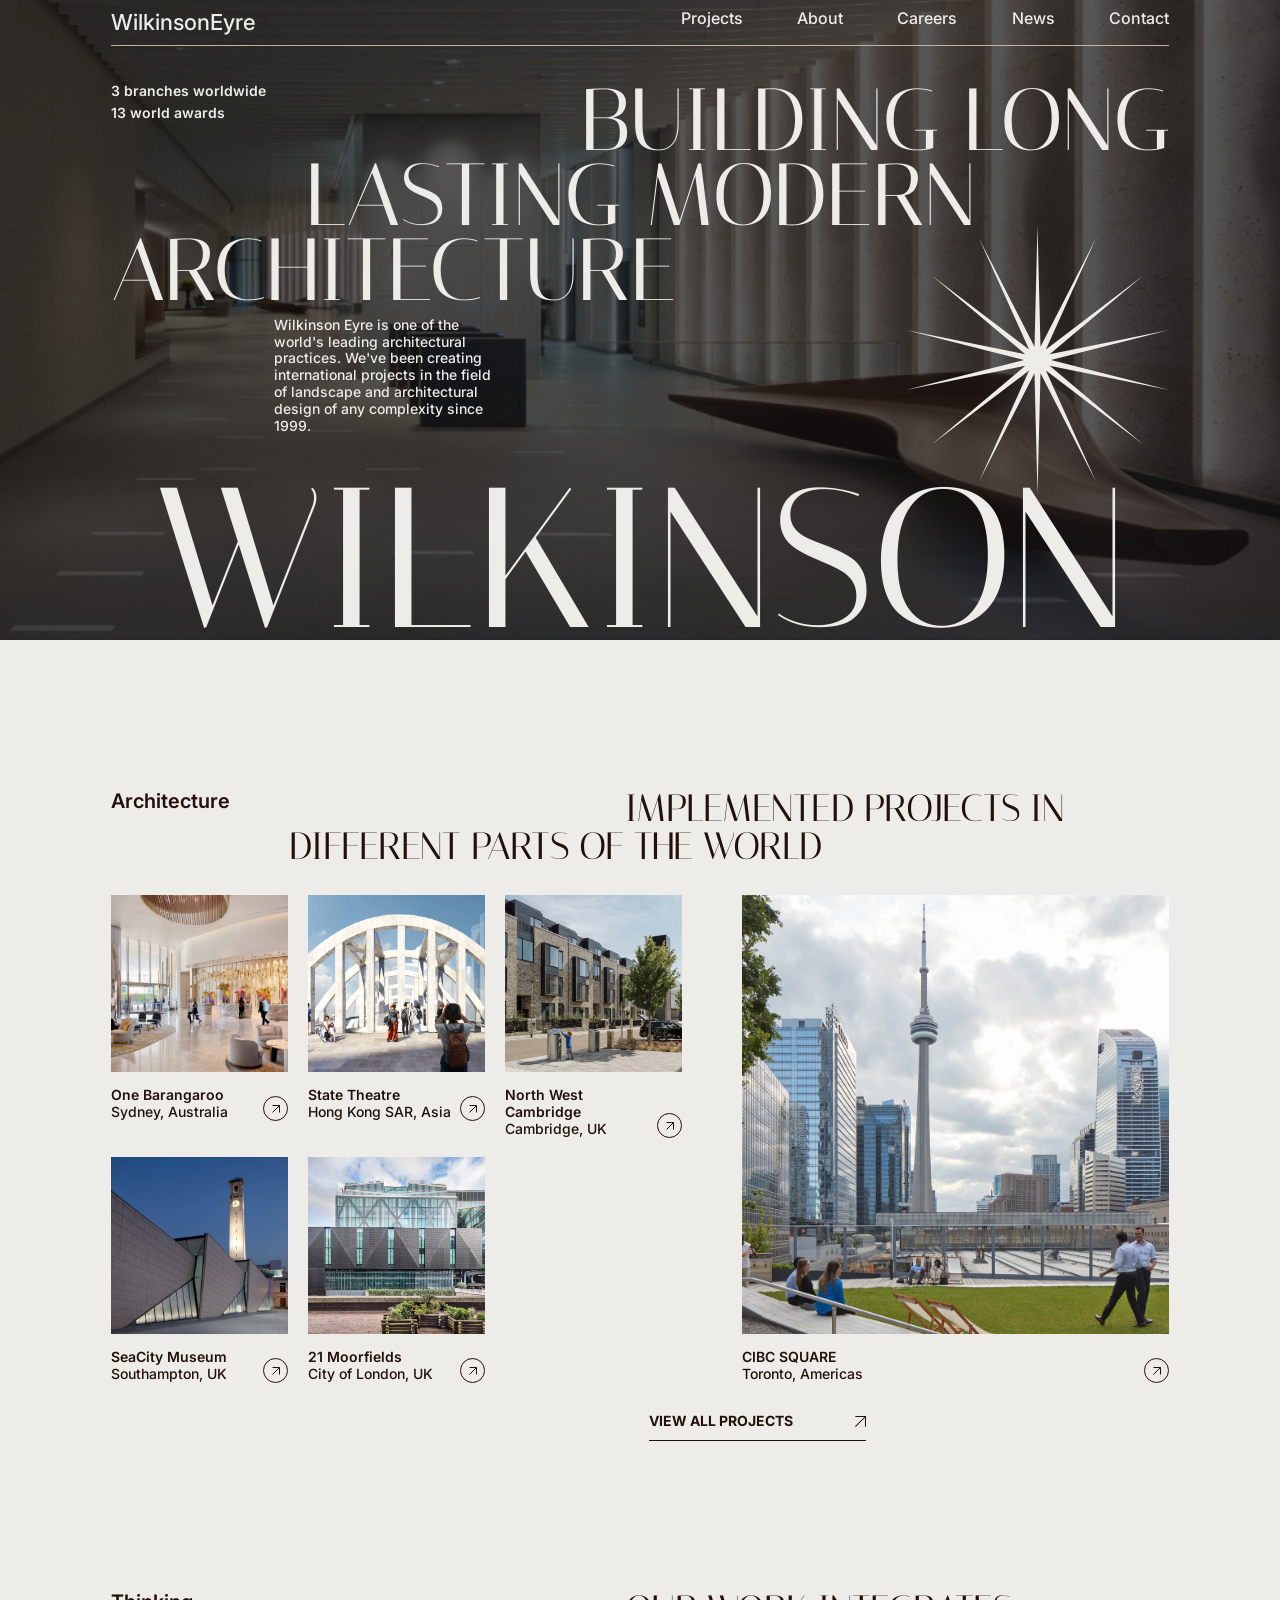
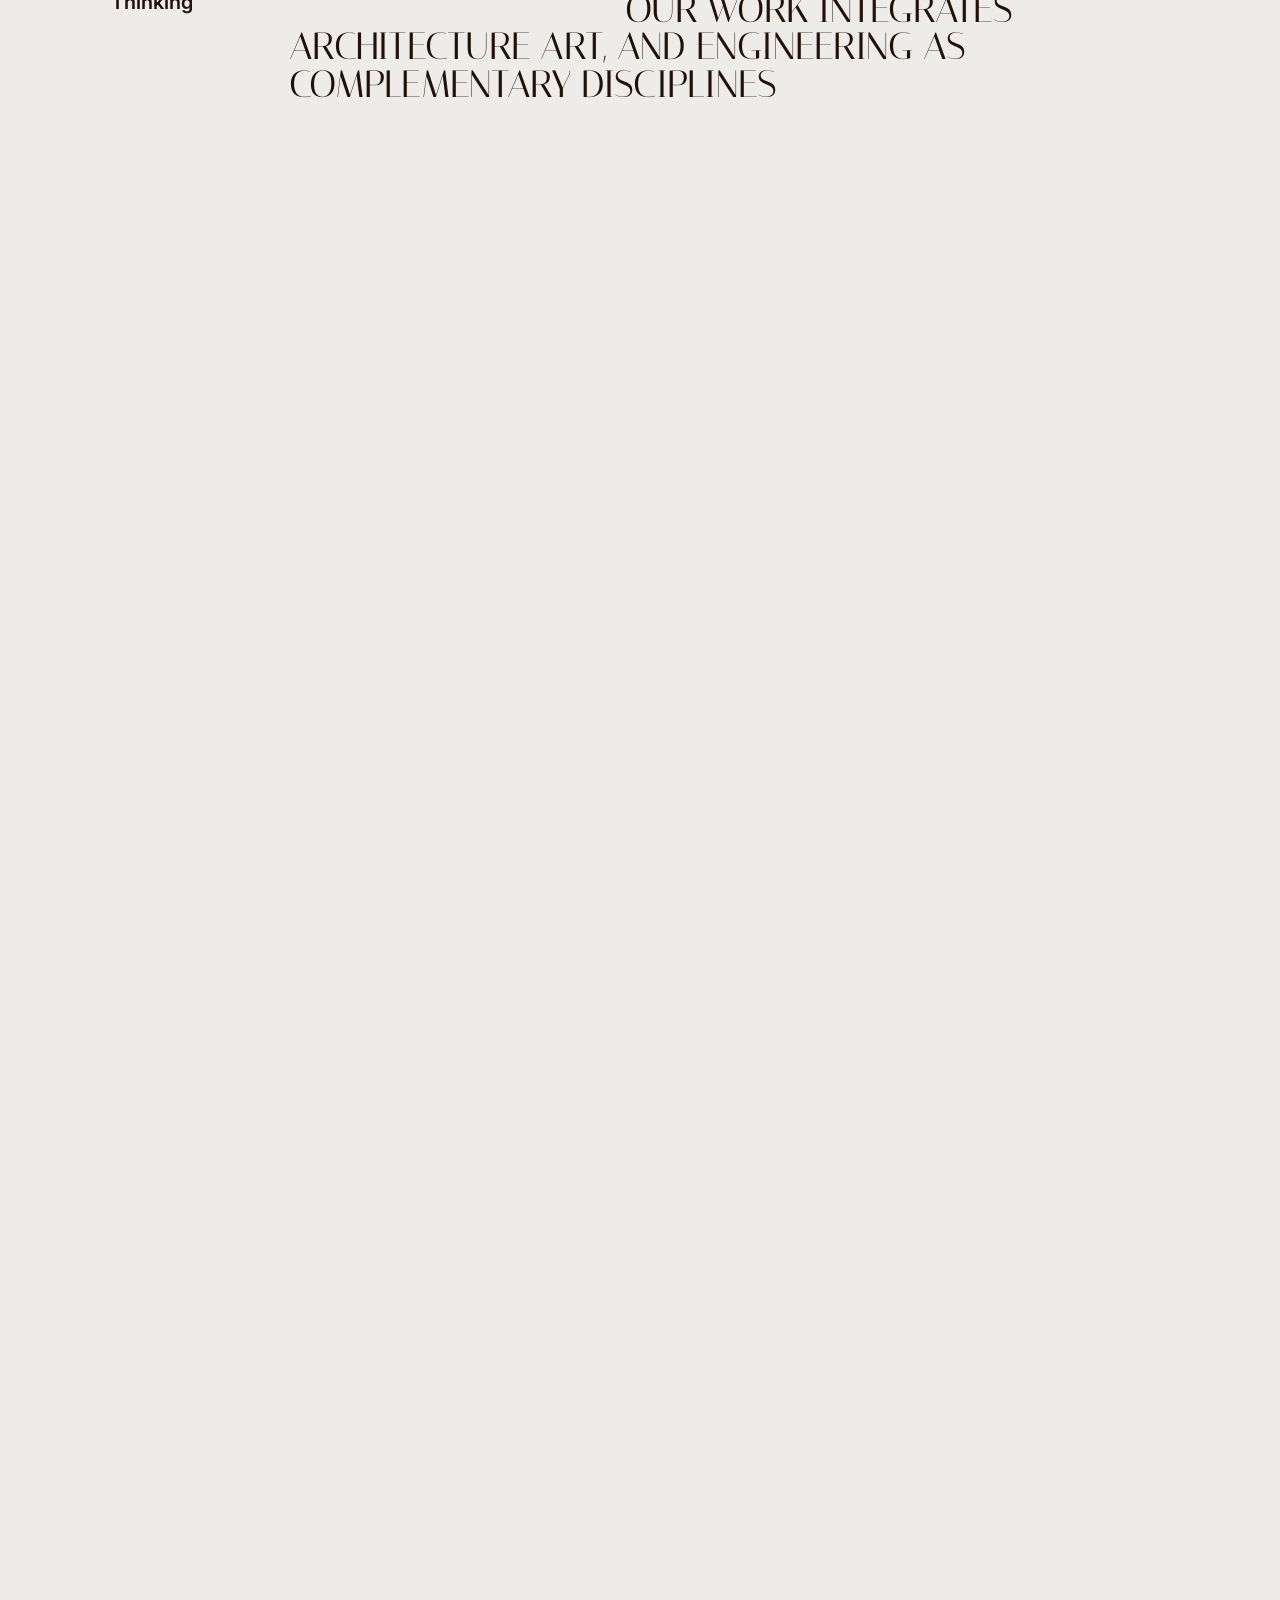
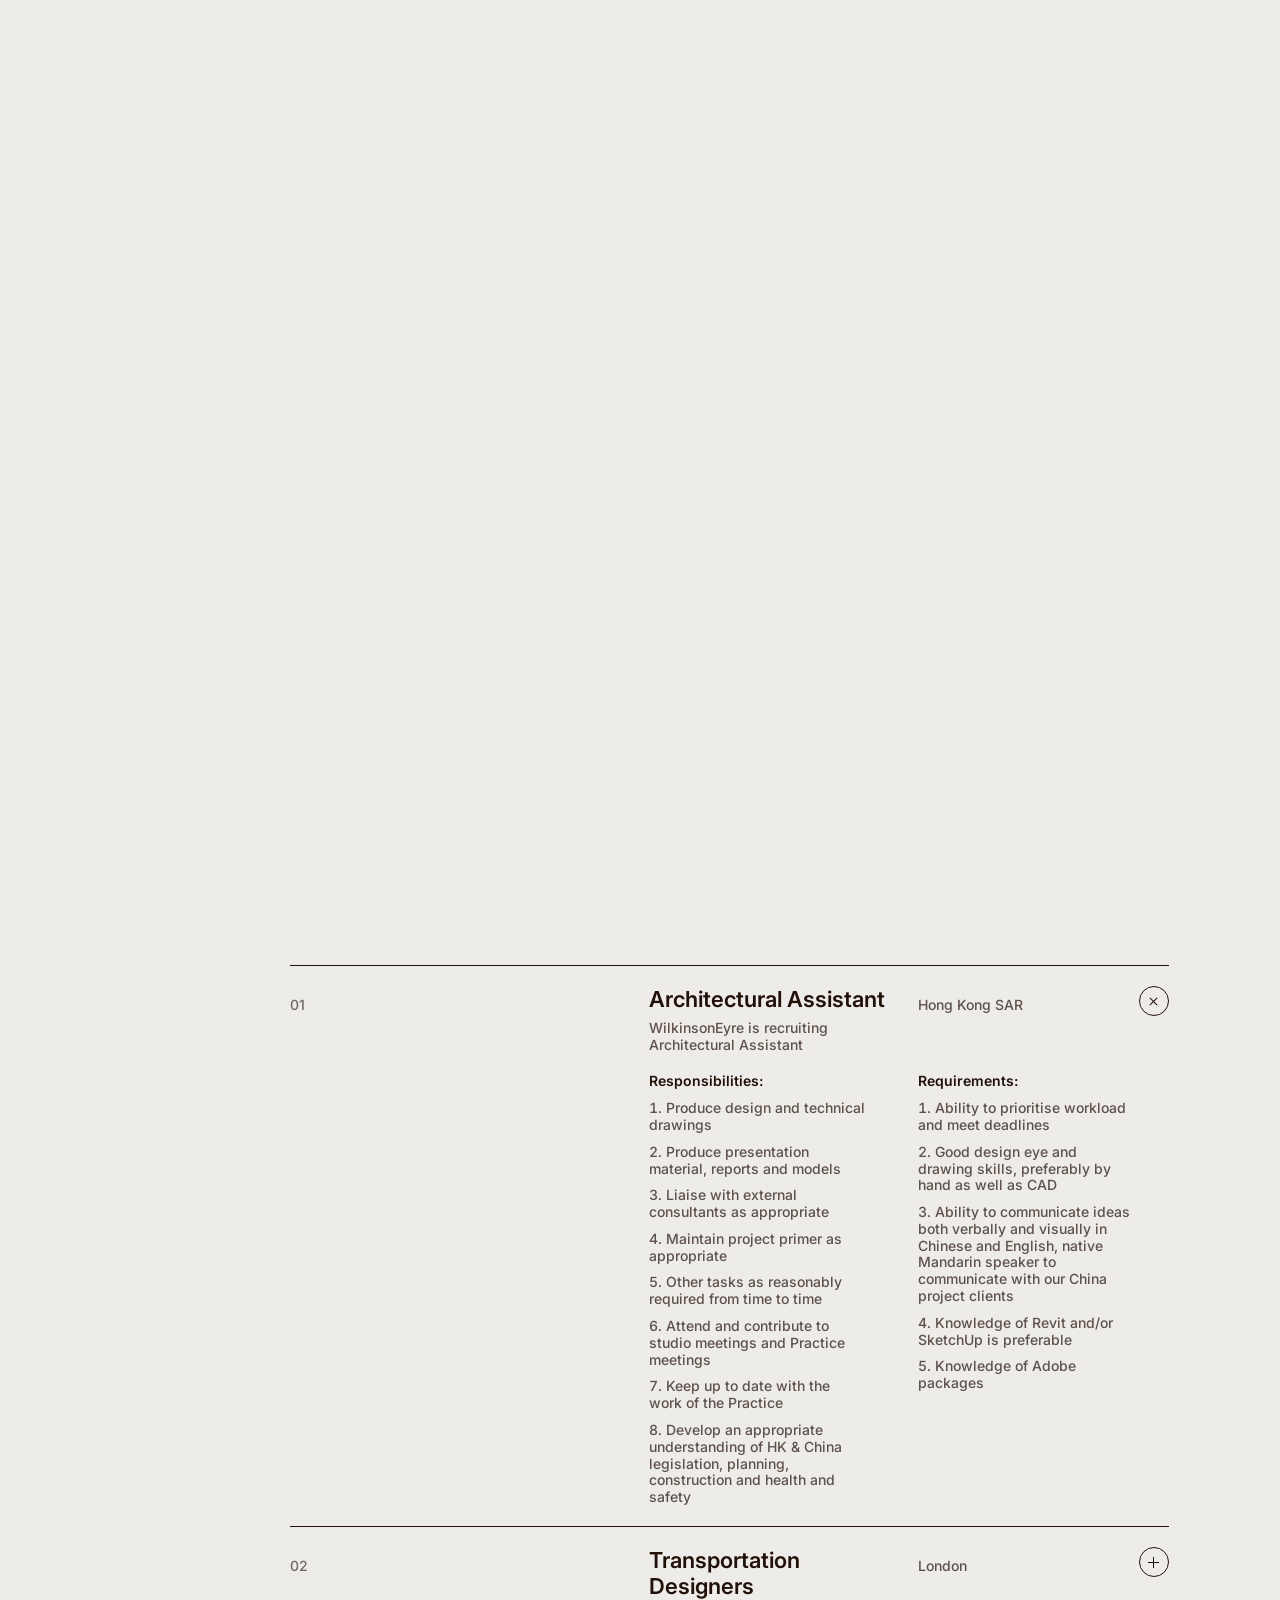
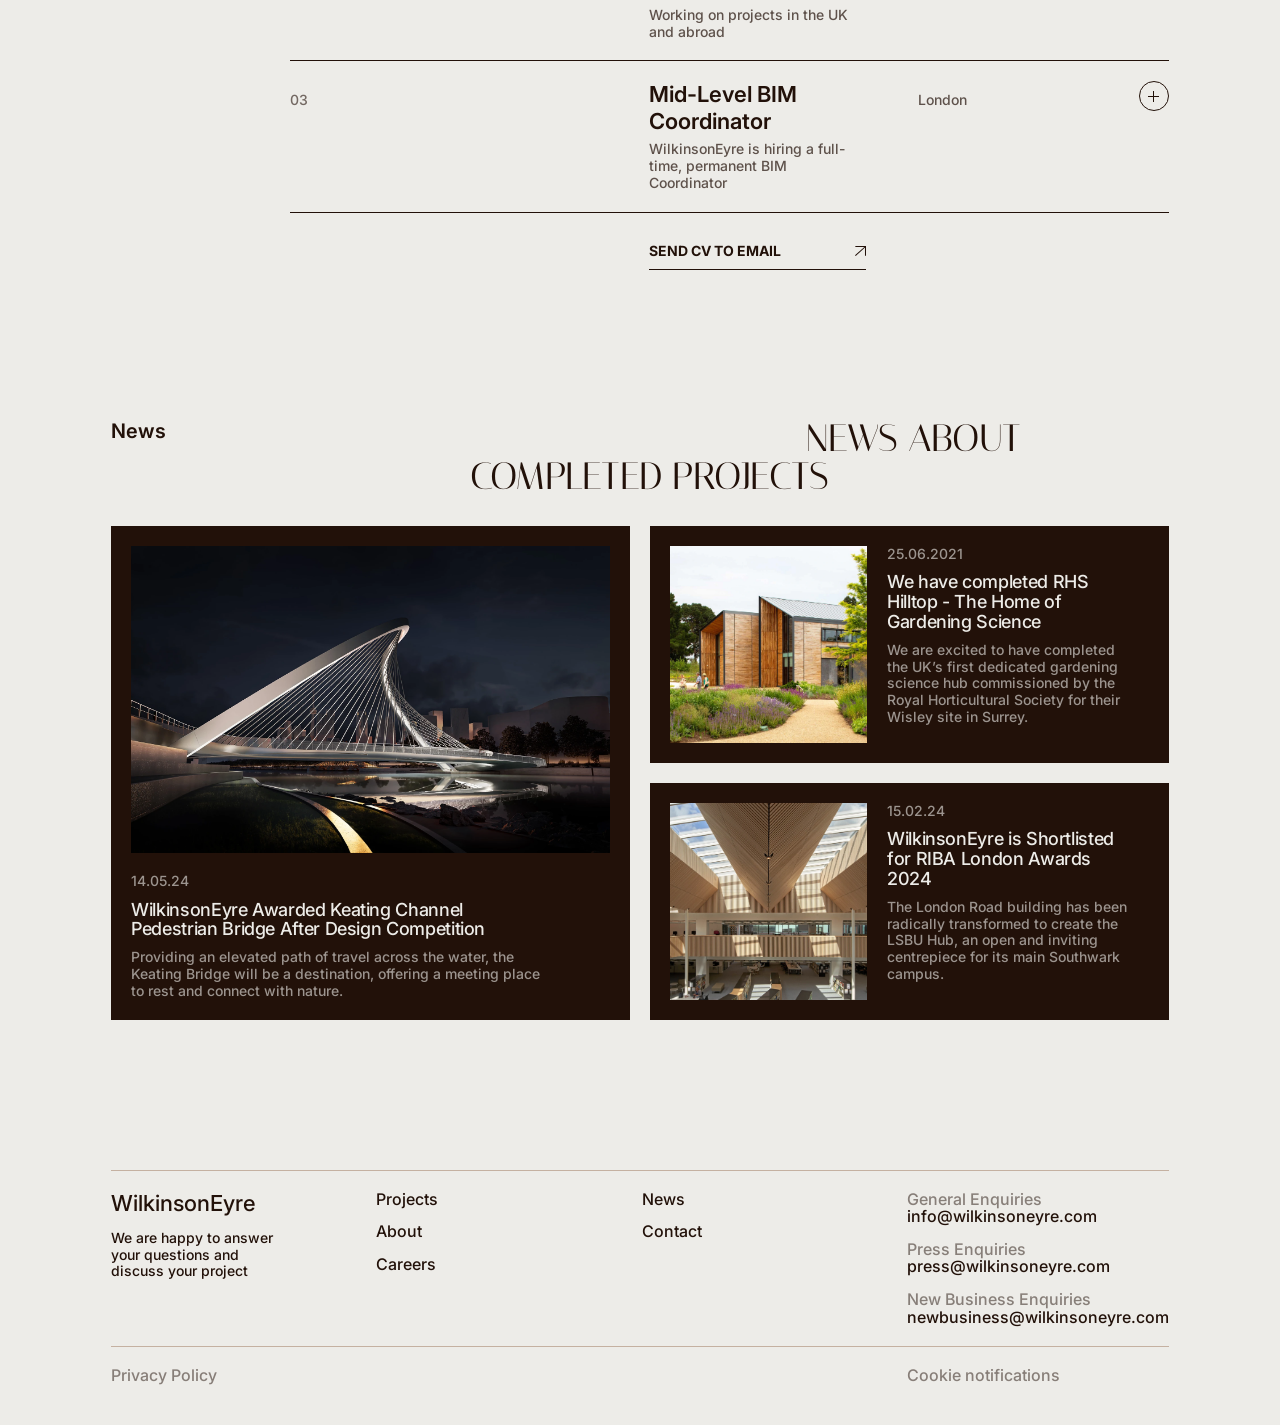
<file: index.html>
<!doctype html>
<html lang="en">
<head>
  <meta charset="utf-8">
  <meta name="viewport" content="width=device-width, initial-scale=1">
  <title>WilkinsonEyre</title>
  <link rel="preconnect" href="https://fonts.googleapis.com">
  <link rel="preconnect" href="https://fonts.gstatic.com" crossorigin>
  <!-- Fallback fonts, used only if Soligant / Neue Haas Grotesk aren't installed -->
  <link href="https://fonts.googleapis.com/css2?family=Italiana&family=Inter:wght@500;600&display=swap" rel="stylesheet">
  <!-- Marks that JS runs, so scroll-reveal elements may start hidden -->
  <script>document.documentElement.classList.add('js');</script>
  <link rel="stylesheet" href="style.css">
  <script src="script.js" defer></script>
</head>
<body>
  <!-- Sits on top of the hero -->
  <header class="header">
    <div class="container header__inner">
      <a class="header__logo" href="index.html">WilkinsonEyre</a>

      <nav class="header__nav" aria-label="Main">
        <ul class="header__menu">
          <li><a href="#architecture">Projects</a></li>
          <li><a href="about.html">About</a></li>
          <li><a href="#career">Careers</a></li>
          <li><a href="#news">News</a></li>
          <li><a href="contacts.html">Contact</a></li>
        </ul>
      </nav>

      <!-- Mobile / tablet: opens the full-screen menu below -->
      <button class="header__burger" type="button" aria-expanded="false" aria-controls="mobile-menu">Menu</button>
    </div>
  </header>

  <!-- Mobile / tablet menu: slides in from the right under the header -->
  <div class="mobile-menu" id="mobile-menu" inert>
    <div class="container mobile-menu__inner">
      <nav aria-label="Main">
        <ul class="mobile-menu__list">
          <li><a href="#architecture">Projects</a></li>
          <li><a href="about.html">About</a></li>
          <li><a href="#career">Careers</a></li>
          <li><a href="#news">News</a></li>
          <li><a href="contacts.html">Contact</a></li>
        </ul>
      </nav>

      <address class="mobile-menu__contacts">
        <a href="mailto:info@wilkinsoneyre.com">info@wilkinsoneyre.com</a>
        <a href="mailto:press@wilkinsoneyre.com">press@wilkinsoneyre.com</a>
        <a href="mailto:newbusiness@wilkinsoneyre.com">newbusiness@wilkinsoneyre.com</a>
      </address>
    </div>
  </div>

  <section class="hero" data-header-dark>
    <img class="hero__bg" src="assets/hero.png" alt="" fetchpriority="high">

    <div class="hero__inner">
      <ul class="hero__stats">
        <li>3 branches worldwide</li>
        <li>13 world awards</li>
      </ul>

      <h1 class="hero__title">
        <span class="hero__title-line hero__title-line--right">Building long</span>
        <span class="hero__title-line hero__title-line--center">lasting modern</span>
        <span class="hero__title-line">architecture</span>
      </h1>

      <p class="hero__text">
        Wilkinson Eyre is one of the world's leading architectural practices.
        We've been creating international projects in the field of landscape
        and architectural design of any complexity since 1999.
      </p>

      <img class="hero__star" src="assets/star.svg" width="328.551" height="337" alt="">
    </div>

    <p class="hero__brand">Wilkinson</p>
  </section>

  <section class="section architecture" id="architecture" aria-labelledby="architecture-title">
    <div class="container section__body">
      <div class="architecture__content">
        <header class="section-head">
          <p class="section-head__caption">Architecture</p>
          <h2 class="section-head__title" id="architecture-title">Implemented projects in different parts of the world</h2>
        </header>

        <ul class="architecture__grid">
          <li>
            <a class="project-card" href="project-page.html">
              <div class="project-card__img">
                <img src="assets/project-1.png" width="202" height="202" alt="One Barangaroo interior" loading="lazy" style="object-position: 50% 90%">
              </div>
              <div class="project-card__info">
                <p class="project-card__text">
                  <span class="project-card__name">One Barangaroo</span>
                  <span class="project-card__place">Sydney, Australia</span>
                </p>
                <img class="project-card__arrow" src="assets/arrow.svg" width="25" height="25" alt="">
              </div>
            </a>
          </li>
          <li>
            <a class="project-card" href="project-page.html">
              <div class="project-card__img">
                <img src="assets/project-2.png" width="202" height="202" alt="State Theatre" loading="lazy" style="object-position: 43.5% 50%">
              </div>
              <div class="project-card__info">
                <p class="project-card__text">
                  <span class="project-card__name">State Theatre</span>
                  <span class="project-card__place">Hong Kong SAR, Asia</span>
                </p>
                <img class="project-card__arrow" src="assets/arrow.svg" width="25" height="25" alt="">
              </div>
            </a>
          </li>
          <li>
            <a class="project-card" href="project-page.html">
              <div class="project-card__img">
                <img src="assets/project-3.png" width="202" height="202" alt="North West Cambridge housing" loading="lazy">
              </div>
              <div class="project-card__info">
                <p class="project-card__text">
                  <span class="project-card__name">North West Cambridge</span>
                  <span class="project-card__place">Cambridge, UK</span>
                </p>
                <img class="project-card__arrow" src="assets/arrow.svg" width="25" height="25" alt="">
              </div>
            </a>
          </li>
          <li>
            <a class="project-card" href="project-page.html">
              <div class="project-card__img">
                <img src="assets/project-4.png" width="202" height="202" alt="SeaCity Museum" loading="lazy">
              </div>
              <div class="project-card__info">
                <p class="project-card__text">
                  <span class="project-card__name">SeaCity Museum</span>
                  <span class="project-card__place">Southampton, UK</span>
                </p>
                <img class="project-card__arrow" src="assets/arrow.svg" width="25" height="25" alt="">
              </div>
            </a>
          </li>
          <li>
            <a class="project-card" href="project-page.html">
              <div class="project-card__img">
                <img src="assets/project-5.png" width="202" height="202" alt="21 Moorfields building" loading="lazy">
              </div>
              <div class="project-card__info">
                <p class="project-card__text">
                  <span class="project-card__name">21 Moorfields</span>
                  <span class="project-card__place">City of London, UK</span>
                </p>
                <img class="project-card__arrow" src="assets/arrow.svg" width="25" height="25" alt="">
              </div>
            </a>
          </li>
          <!-- Same card as the rest on mobile/tablet, enlarged only on desktop -->
          <li class="architecture__feature">
            <a class="project-card project-card--large" href="project-page.html">
              <div class="project-card__img">
                <img src="assets/project-6.png" width="488" height="475" alt="CIBC Square rooftop park with the CN Tower" loading="lazy">
              </div>
              <div class="project-card__info">
                <p class="project-card__text">
                  <span class="project-card__name">CIBC SQUARE</span>
                  <span class="project-card__place">Toronto, Americas</span>
                </p>
                <img class="project-card__arrow" src="assets/arrow.svg" width="25" height="25" alt="">
              </div>
            </a>
          </li>
        </ul>
      </div>

      <div class="button-wrap">
        <a class="link-button" href="project.html">
          <span class="link-button__row">
            View all projects
            <img src="assets/btn-arrow.svg" width="10.8536" height="10.8536" alt="">
          </span>
          <img class="link-button__line" src="assets/btn-line.svg" width="217" height="1" alt="">
        </a>
      </div>
    </div>
  </section>

  <section class="section thinking" id="thinking" aria-labelledby="thinking-title">
    <div class="container section__body">
      <div class="thinking__content">
        <header class="section-head">
          <p class="section-head__caption">Thinking</p>
          <h2 class="section-head__title" id="thinking-title">Our work integrates architecture art, and engineering as complementary disciplines</h2>
        </header>

        <div class="thinking__body">
          <div class="section-text">
            <p>This section looks at the philosophy and the inspiration behind our work. In our pursuit of architectural excellence, we draw inspiration from diverse cultural influences, weaving them into the fabric of our designs to create spaces that resonate with authenticity and timelessness.</p>
            <p>Our team is comprised of passionate professionals who bring a wealth of expertise and creativity to each project, pushing the boundaries of conventional thinking to deliver truly exceptional results.</p>
          </div>

          <div class="thinking__images">
            <div class="thinking__img thinking__img--small">
              <img src="assets/thinking-1.png" width="1730" height="1081" alt="Battersea Power Station across the river" loading="lazy">
            </div>
            <div class="thinking__img thinking__img--large">
              <img src="assets/thinking-2.png" width="1730" height="1081" alt="The WilkinsonEyre team on the roof of a brick building" loading="lazy">
            </div>
          </div>
        </div>
      </div>

      <div class="button-wrap">
        <a class="link-button" href="about.html">
          <span class="link-button__row">
            Read more
            <img src="assets/btn-arrow.svg" width="10.8536" height="10.8536" alt="">
          </span>
          <img class="link-button__line" src="assets/btn-line.svg" width="217" height="1" alt="">
        </a>
      </div>
    </div>
  </section>

  <section class="section about" aria-labelledby="about-title">
    <div class="container section__body">
      <div class="about__content">
        <header class="section-head">
          <p class="section-head__caption">About</p>
          <h2 class="section-head__title" id="about-title">We have built some <br class="about__br">of the world’s most recognisable landmarks.</h2>
        </header>

        <div class="about__body">
          <div class="section-text about__text">
            <p>Driven by a passion for architecture of the highest quality, we craft buildings of durability and delight. Our studios around the world design buildings that please clients and excite users. Our global portfolio includes Gardens by the Bay in Singapore and Crown Sydney, a luxury destination hotel for Australia.</p>
            <p>We have spectacularly restored London’s Battersea Power Station, turning an industrial ruin into a new neighbourhood and visitor attraction, and have built headquarters and campuses for Dyson, Wellcome Trust, Deutsche Bank, CIBC, Munich RE, Facebook and Apple.</p>
          </div>

          <div class="about__photo">
            <img src="assets/about-1.png" width="1730" height="1081" alt="Architects discussing a building model in the studio" loading="lazy">
          </div>

          <!-- Round photo with corner dots; hidden on mobile -->
          <div class="about__round">
            <div class="about__round-img">
              <img src="assets/project-4.png" width="1730" height="1081" alt="SeaCity Museum clock tower at dusk" loading="lazy">
            </div>
            <img class="about__dot about__dot--tl" src="assets/dot.svg" width="10" height="10" alt="">
            <img class="about__dot about__dot--tr" src="assets/dot.svg" width="10" height="10" alt="">
            <img class="about__dot about__dot--bl" src="assets/dot.svg" width="10" height="10" alt="">
            <img class="about__dot about__dot--br" src="assets/dot.svg" width="10" height="10" alt="">
          </div>
        </div>
      </div>

      <div class="button-wrap">
        <a class="link-button" href="#">
          <span class="link-button__row">
            Read more
            <img src="assets/btn-arrow.svg" width="10.8536" height="10.8536" alt="">
          </span>
          <img class="link-button__line" src="assets/btn-line.svg" width="217" height="1" alt="">
        </a>
      </div>
    </div>
  </section>

  <section class="section services" aria-labelledby="services-title">
    <div class="container services__content">
      <header class="section-head">
        <p class="section-head__caption">Our services</p>
        <h2 class="section-head__title" id="services-title">Get acquainted with the services of our company</h2>
      </header>

      <!-- Mobile: horizontal slider; tablet: 2 × 2; desktop: 4 columns with the star circle -->
      <ul class="services__grid slider">
        <li class="service-card" data-header-dark>
          <h3 class="service-card__title">Architectural<br>Design</h3>
          <span class="service-card__num">01</span>
          <p class="service-card__text">
            <b>Includes:</b> layout, interior and exterior design, concept development.<br>
            <b>Timeline:</b> typically several months to a year, depending on project scope and requirements.
          </p>
        </li>
        <li class="services__star" aria-hidden="true">
          <img src="assets/services-star.svg" width="135" height="135" alt="">
        </li>
        <li class="service-card" data-header-dark>
          <h3 class="service-card__title">Project Construction Management</h3>
          <span class="service-card__num">02</span>
          <p class="service-card__text">
            <b>Includes:</b> project management, planning, budget, and timeline control.<br>
            <b>Timeline:</b> throughout the construction period, from project initiation to completion.
          </p>
        </li>
        <li class="service-card" data-header-dark>
          <h3 class="service-card__title">Energy Efficiency and Sustainability</h3>
          <span class="service-card__num">03</span>
          <p class="service-card__text">
            <b>Includes:</b> use of eco-friendly materials, implementation of energy-saving technologies.<br>
            <b>Timeline:</b> within several months, depending on the scope of work.
          </p>
        </li>
        <li class="service-card service-card--4" data-header-dark>
          <h3 class="service-card__title">Construction and Engineering Works</h3>
          <span class="service-card__num">04</span>
          <p class="service-card__text">
            <b>Includes:</b> building construction, engineering systems, communications.<br>
            <b>Timeline:</b> from several months to several years, depending on the project's scale.
          </p>
        </li>
      </ul>
    </div>
  </section>

  <section class="section career" id="career" aria-labelledby="career-title">
    <div class="container section__body">
      <div class="career__content">
        <header class="section-head">
          <p class="section-head__caption">Career</p>
          <h2 class="section-head__title" id="career-title">Join Our Team: Opportunities in Architecture and Construction</h2>
        </header>

        <!-- Exclusive accordion: details with the same name close each other -->
        <div class="career__list">
          <details class="job" name="career" open>
            <summary class="job__head">
              <span class="job__num">01</span>
              <span class="job__place">Hong Kong SAR</span>
              <span class="job__title-wrap">
                <span class="job__title">Architectural Assistant</span>
                <span class="job__desc">WilkinsonEyre is recruiting Architectural Assistant</span>
              </span>
              <span class="job__icon"><img src="assets/plus.svg" width="11" height="11" alt=""></span>
            </summary>
            <div class="job__body">
              <div class="job__col">
                <h3 class="job__col-title">Responsibilities:</h3>
                <ol class="job__items">
                  <li>Produce design and technical drawings</li>
                  <li>Produce presentation material, reports and models</li>
                  <li>Liaise with external consultants as appropriate</li>
                  <li>Maintain project primer as appropriate</li>
                  <li>Other tasks as reasonably required from time to time</li>
                  <li>Attend and contribute to studio meetings and Practice meetings</li>
                  <li>Keep up to date with the work of the Practice</li>
                  <li>Develop an appropriate understanding of HK &amp; China legislation, planning, construction and health and safety</li>
                </ol>
              </div>
              <div class="job__col">
                <h3 class="job__col-title">Requirements:</h3>
                <ol class="job__items">
                  <li>Ability to prioritise workload and meet deadlines</li>
                  <li>Good design eye and drawing skills, preferably by hand as well as CAD</li>
                  <li>Ability to communicate ideas both verbally and visually in Chinese and English, native Mandarin speaker to communicate with our China project clients</li>
                  <li>Knowledge of Revit and/or SketchUp is preferable</li>
                  <li>Knowledge of Adobe packages</li>
                </ol>
              </div>
            </div>
          </details>

          <details class="job" name="career">
            <summary class="job__head">
              <span class="job__num">02</span>
              <span class="job__place">London</span>
              <span class="job__title-wrap">
                <span class="job__title">Transportation Designers</span>
                <span class="job__desc">Working on projects in the UK and abroad</span>
              </span>
              <span class="job__icon"><img src="assets/plus.svg" width="11" height="11" alt=""></span>
            </summary>
          </details>

          <details class="job" name="career">
            <summary class="job__head">
              <span class="job__num">03</span>
              <span class="job__place">London</span>
              <span class="job__title-wrap">
                <span class="job__title">Mid-Level BIM Coordinator</span>
                <span class="job__desc">WilkinsonEyre is hiring a full-time, permanent BIM Coordinator</span>
              </span>
              <span class="job__icon"><img src="assets/plus.svg" width="11" height="11" alt=""></span>
            </summary>
          </details>
        </div>
      </div>

      <div class="button-wrap">
        <a class="link-button" href="#">
          <span class="link-button__row">
            Send CV to email
            <img src="assets/btn-arrow.svg" width="10.8536" height="10.8536" alt="">
          </span>
          <img class="link-button__line" src="assets/btn-line.svg" width="217" height="1" alt="">
        </a>
      </div>
    </div>
  </section>

  <section class="section news" id="news" aria-labelledby="news-title">
    <div class="container news__content">
      <header class="section-head">
        <p class="section-head__caption">News</p>
        <h2 class="section-head__title" id="news-title">News about completed projects</h2>
      </header>

      <!-- Mobile: slider; tablet: stacked rows; desktop: large card + 2 rows -->
      <ul class="news__list slider">
        <li class="news__item news__item--large">
          <a class="news-card" href="#" data-header-dark>
            <div class="news-card__img">
              <img src="assets/news-1.png" width="1730" height="1081" alt="Keating Channel Pedestrian Bridge at night" loading="lazy">
            </div>
            <div class="news-card__text">
              <time class="news-card__date" datetime="2024-05-14">14.05.24</time>
              <h3 class="news-card__title">WilkinsonEyre Awarded Keating Channel Pedestrian Bridge After Design Competition</h3>
              <p class="news-card__desc">Providing an elevated path of travel across the water, the Keating Bridge will be a destination, offering a meeting place to rest and connect with nature.</p>
            </div>
          </a>
        </li>
        <li class="news__item">
          <a class="news-card" href="#" data-header-dark>
            <div class="news-card__img">
              <img src="assets/news-2.png" width="1730" height="1081" alt="RHS Hilltop building surrounded by gardens" loading="lazy" style="object-position: 57.7% 50%">
            </div>
            <div class="news-card__text">
              <time class="news-card__date" datetime="2021-06-25">25.06.2021</time>
              <h3 class="news-card__title">We have completed RHS Hilltop - The Home of Gardening Science</h3>
              <p class="news-card__desc">We are excited to have completed the UK’s first dedicated gardening science hub commissioned by the Royal Horticultural Society for their Wisley site in Surrey.</p>
            </div>
          </a>
        </li>
        <li class="news__item">
          <a class="news-card" href="#" data-header-dark>
            <div class="news-card__img">
              <img src="assets/news-3.png" width="1730" height="1081" alt="Timber roof of the LSBU Hub atrium" loading="lazy">
            </div>
            <div class="news-card__text">
              <time class="news-card__date" datetime="2024-02-15">15.02.24</time>
              <h3 class="news-card__title">WilkinsonEyre is Shortlisted for RIBA London Awards 2024</h3>
              <p class="news-card__desc">The London Road building has been radically transformed to create the LSBU Hub, an open and inviting centrepiece for its main Southwark campus.</p>
            </div>
          </a>
        </li>
      </ul>
    </div>
  </section>

  <footer class="footer" id="contact">
    <div class="container footer__inner">
      <div class="footer__main">
        <div class="footer__about">
          <a class="footer__logo" href="index.html">WilkinsonEyre</a>
          <p class="footer__text">We are happy to answer your questions and discuss your project</p>
        </div>

        <!-- Two menu columns; on desktop they sit in the footer grid directly -->
        <nav class="footer__nav" aria-label="Footer">
          <ul class="footer__menu">
            <li><a href="#architecture">Projects</a></li>
            <li><a href="about.html">About</a></li>
            <li><a href="#career">Careers</a></li>
          </ul>
          <ul class="footer__menu">
            <li><a href="#news">News</a></li>
            <li><a href="contacts.html">Contact</a></li>
          </ul>
        </nav>

        <address class="footer__contacts">
          <p><span>General Enquiries</span> <a href="mailto:info@wilkinsoneyre.com">info@wilkinsoneyre.com</a></p>
          <p><span>Press Enquiries</span> <a href="mailto:press@wilkinsoneyre.com">press@wilkinsoneyre.com</a></p>
          <p><span>New Business Enquiries</span> <a href="mailto:newbusiness@wilkinsoneyre.com">newbusiness@wilkinsoneyre.com</a></p>
        </address>
      </div>

      <div class="footer__bottom">
        <a href="#">Privacy Policy</a>
        <a href="#">Cookie notifications</a>
      </div>
    </div>
  </footer>
</body>
</html>
</file>
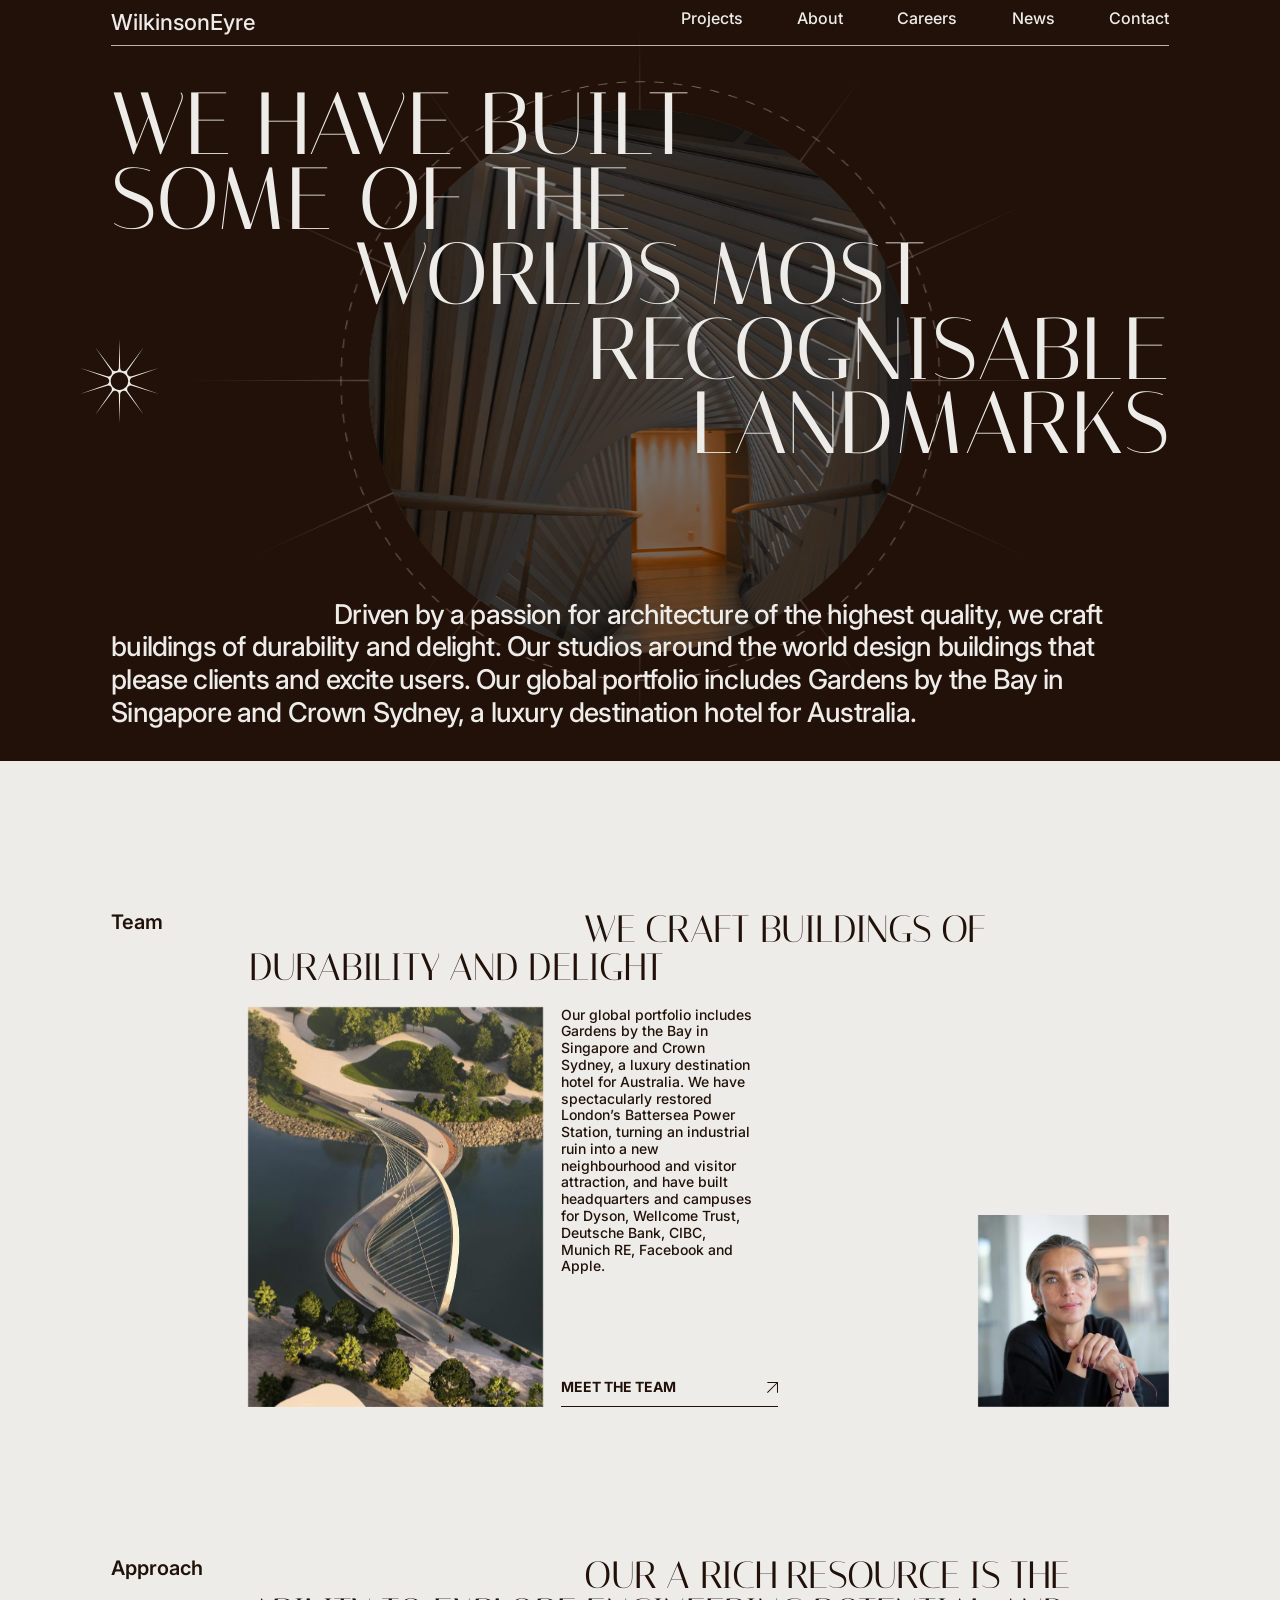
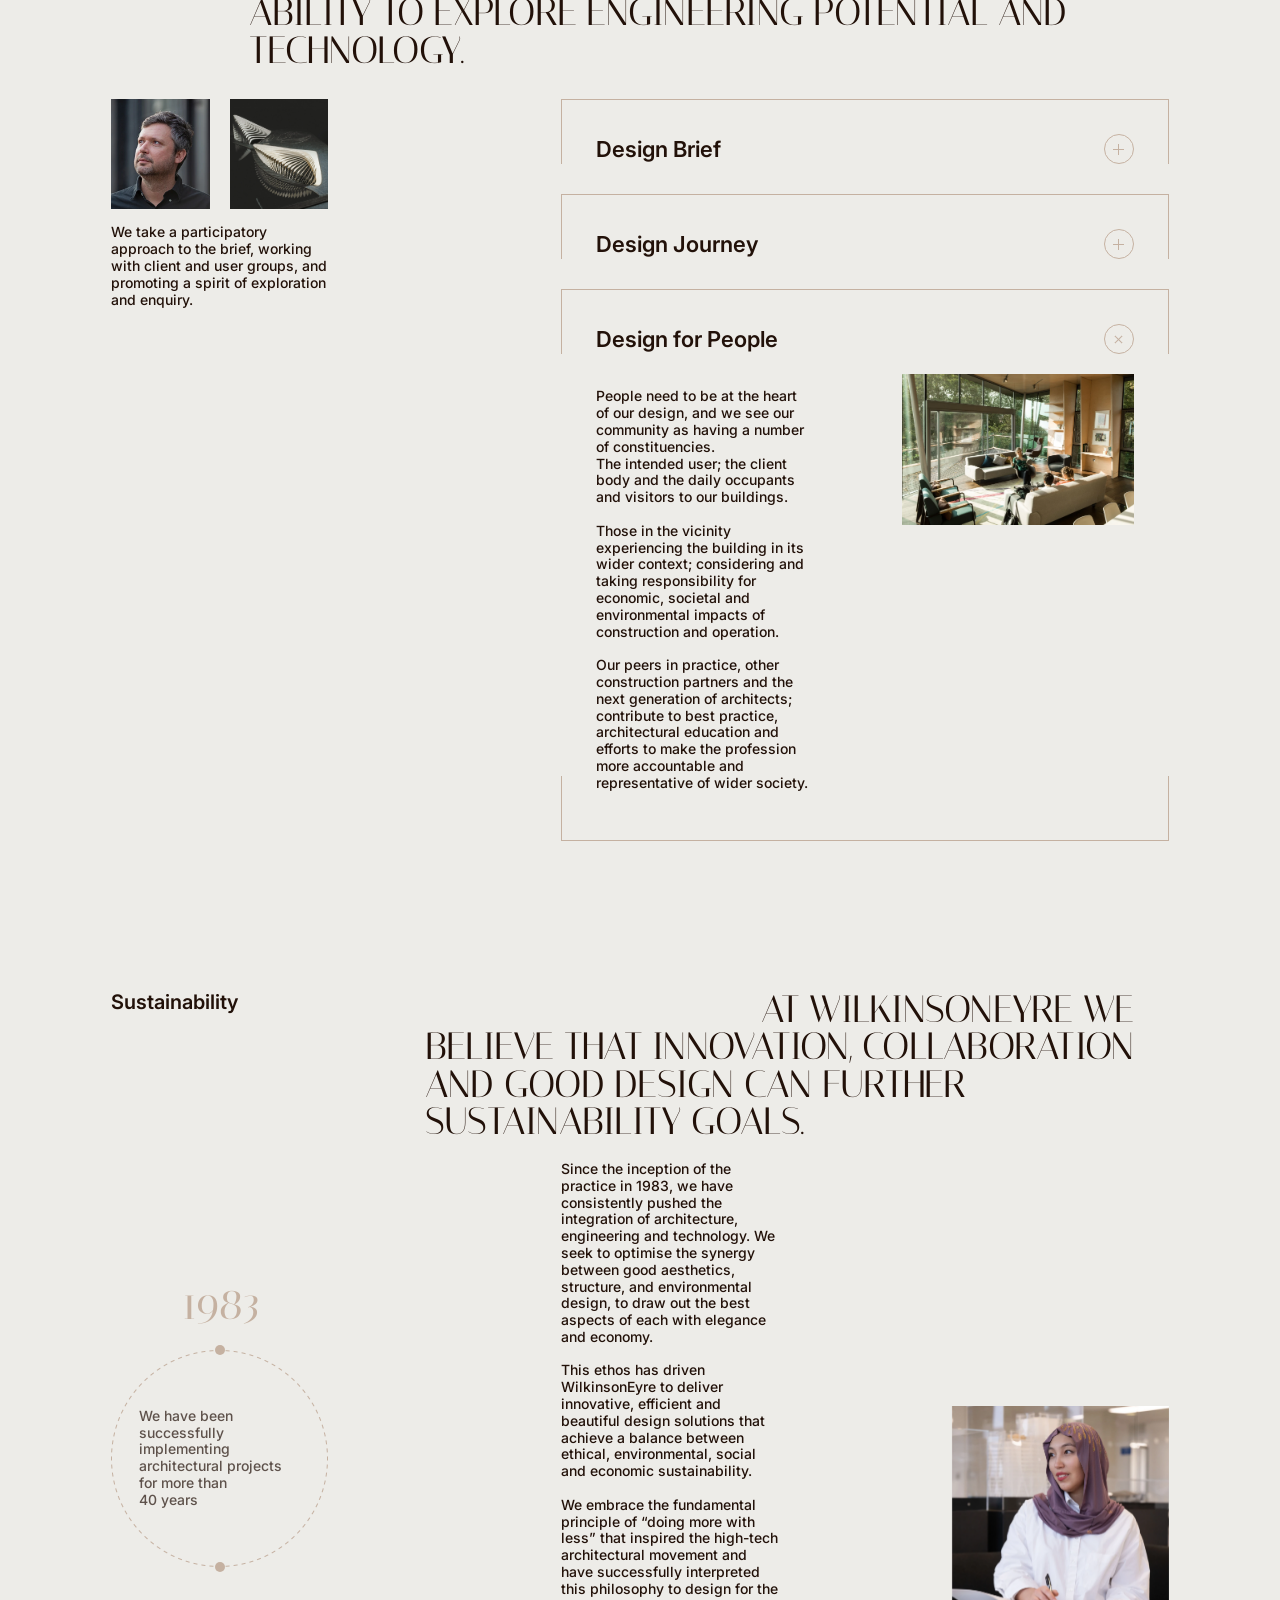
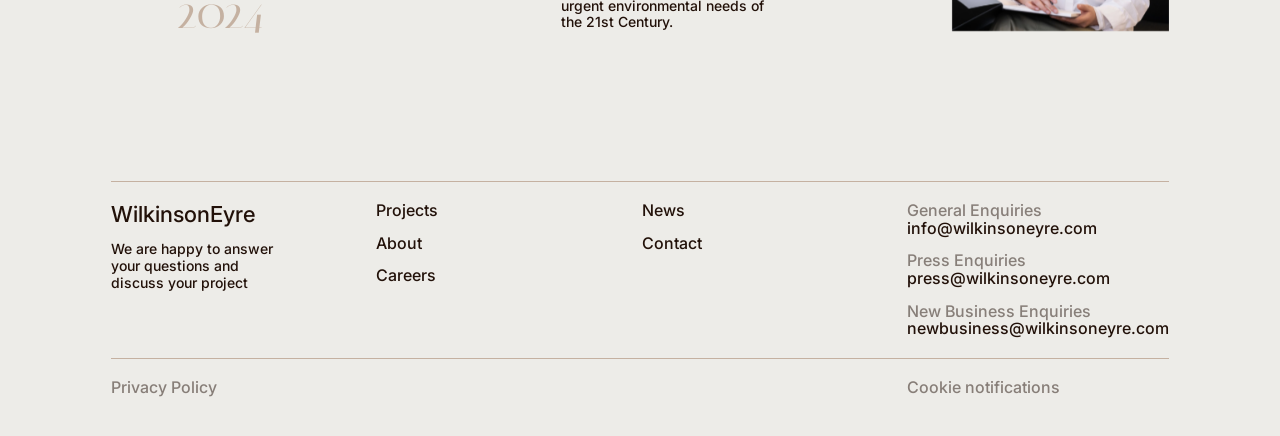
<file: about.html>
<!doctype html>
<html lang="en">
<head>
  <meta charset="utf-8">
  <meta name="viewport" content="width=device-width, initial-scale=1">
  <title>About — WilkinsonEyre</title>
  <link rel="preconnect" href="https://fonts.googleapis.com">
  <link rel="preconnect" href="https://fonts.gstatic.com" crossorigin>
  <!-- Fallback fonts, used only if Soligant / Neue Haas Grotesk aren't installed -->
  <link href="https://fonts.googleapis.com/css2?family=Italiana&family=Inter:wght@500;600&display=swap" rel="stylesheet">
  <!-- Marks that JS runs, so scroll-reveal elements may start hidden -->
  <script>document.documentElement.classList.add('js');</script>
  <link rel="stylesheet" href="style.css">
  <script src="script.js" defer></script>
</head>
<body>
  <!-- Same header as on the other pages; light over the dark hero, as on the home page -->
  <header class="header">
    <div class="container header__inner">
      <a class="header__logo" href="index.html">WilkinsonEyre</a>

      <nav class="header__nav" aria-label="Main">
        <ul class="header__menu">
          <li><a href="project.html">Projects</a></li>
          <li><a href="about.html" aria-current="page">About</a></li>
          <li><a href="index.html#career">Careers</a></li>
          <li><a href="index.html#news">News</a></li>
          <li><a href="contacts.html">Contact</a></li>
        </ul>
      </nav>

      <!-- Mobile / tablet: opens the full-screen menu below -->
      <button class="header__burger" type="button" aria-expanded="false" aria-controls="mobile-menu">Menu</button>
    </div>
  </header>

  <!-- Mobile / tablet menu: slides in from the right under the header -->
  <div class="mobile-menu" id="mobile-menu" inert>
    <div class="container mobile-menu__inner">
      <nav aria-label="Main">
        <ul class="mobile-menu__list">
          <li><a href="project.html">Projects</a></li>
          <li><a href="about.html" aria-current="page">About</a></li>
          <li><a href="index.html#career">Careers</a></li>
          <li><a href="index.html#news">News</a></li>
          <li><a href="contacts.html">Contact</a></li>
        </ul>
      </nav>

      <address class="mobile-menu__contacts">
        <a href="mailto:info@wilkinsoneyre.com">info@wilkinsoneyre.com</a>
        <a href="mailto:press@wilkinsoneyre.com">press@wilkinsoneyre.com</a>
        <a href="mailto:newbusiness@wilkinsoneyre.com">newbusiness@wilkinsoneyre.com</a>
      </address>
    </div>
  </div>

  <main class="about-main">
    <section class="about-hero" data-header-dark>
      <!-- Title lines run together on mobile / tablet and stack
           (left, left, centre, right, right) on desktop -->
      <h1 class="about-hero__title">
        <span class="about-hero__line">We have built</span>
        <span class="about-hero__line">some of the</span>
        <span class="about-hero__line about-hero__line--center">worlds most</span>
        <span class="about-hero__line about-hero__line--right">recognisable</span>
        <span class="about-hero__line about-hero__line--right">landmarks</span>
      </h1>

      <!-- Beige star, dashed circle and the round toned photo -->
      <div class="about-hero__visual" aria-hidden="true">
        <picture>
          <source media="(min-width: 1024px)" srcset="assets/about-hero-star.svg" width="1211" height="955">
          <img class="about-hero__star" src="assets/about-hero-star-sm.svg" width="699" height="550" alt="">
        </picture>
        <picture>
          <source media="(min-width: 1024px)" srcset="assets/about-hero-circle.png">
          <source media="(min-width: 590px)" srcset="assets/about-hero-circle-md.png">
          <img class="about-hero__circle" src="assets/about-hero-circle-sm.png" width="750" height="750" alt="">
        </picture>
        <div class="about-hero__photo">
          <img src="assets/about-hero.png" width="768" height="1024" alt="" fetchpriority="high">
        </div>
      </div>

      <p class="about-hero__text">Driven by a passion for architecture of the highest quality, we craft buildings of durability and delight. Our studios around the world design buildings that please clients and excite users. Our global portfolio includes Gardens by the Bay in Singapore and Crown Sydney, a luxury destination hotel for Australia.</p>

      <img class="about-hero__icon" src="assets/about-hero-icon.svg" width="99" height="105" alt="">
    </section>

    <section class="section team" aria-labelledby="team-title">
      <div class="container team__content">
        <header class="section-head">
          <p class="section-head__caption">Team</p>
          <h2 class="section-head__title" id="team-title">We craft buildings of durability and delight</h2>
        </header>

        <!-- Mobile: text + button, then the photos. Tablet: photos left, text right.
             Desktop: tall photo, text, square photo pinned to the bottom right -->
        <div class="team__body">
          <div class="team__text-wrap">
            <p class="team__text">Our global portfolio includes Gardens by the Bay in Singapore and Crown Sydney, a luxury destination hotel for Australia. We have spectacularly restored London’s Battersea Power Station, turning an industrial ruin into a new neighbourhood and visitor attraction, and have built headquarters and campuses for Dyson, Wellcome Trust, Deutsche Bank, CIBC, Munich RE, Facebook and Apple.</p>

            <a class="link-button" href="#">
              <span class="link-button__row">
                Meet the team
                <img src="assets/btn-arrow.svg" width="10.8536" height="10.8536" alt="">
              </span>
              <img class="link-button__line" src="assets/btn-line.svg" width="217" height="1" alt="">
            </a>
          </div>

          <div class="team__imgs">
            <div class="team__img team__img--large">
              <img src="assets/team-1.png" width="1080" height="1080" alt="Model of a winding pedestrian bridge over water" loading="lazy">
            </div>
            <div class="team__img team__img--small">
              <img src="assets/team-2.png" width="700" height="438" alt="Portrait of a WilkinsonEyre architect" loading="lazy">
            </div>
          </div>
        </div>
      </div>
    </section>

    <section class="section approach" aria-labelledby="approach-title">
      <div class="container approach__content">
        <header class="section-head">
          <p class="section-head__caption">Approach</p>
          <h2 class="section-head__title" id="approach-title">Our a rich resource is the ability to explore engineering potential and technology.</h2>
        </header>

        <div class="approach__body">
          <div class="approach__intro">
            <div class="approach__imgs">
              <div class="approach__img">
                <img src="assets/approach-1.png" width="700" height="438" alt="Portrait of a WilkinsonEyre director" loading="lazy">
              </div>
              <div class="approach__img approach__img--model">
                <img src="assets/approach-2.png" width="1730" height="1081" alt="Sculptural architectural model" loading="lazy">
              </div>
            </div>
            <p class="approach__text">We take a participatory approach to the brief, working with client and user groups, and promoting a spirit of exploration and enquiry.</p>
          </div>

          <!-- Dropdowns in beige corner frames: the top frame is always there,
               the bottom one appears while the item is open -->
          <div class="approach__list">
            <details class="drop" name="approach">
              <summary class="drop__head">
                <h3 class="drop__title">Design Brief</h3>
                <span class="drop__icon"><img src="assets/plus-beige.svg" width="11" height="11" alt=""></span>
              </summary>
              <div class="drop__body">
                <div class="drop__content">
                  <div class="drop__text">
                    <p>Every project starts with listening. We work closely with clients and future users to understand their ambitions, constraints and the character of the place.</p>
                    <p>The brief grows through workshops and research, so that the building answers real needs and leaves room for new ideas.</p>
                  </div>
                  <div class="drop__img">
                    <img src="assets/thinking-1.png" width="1730" height="1081" alt="" loading="lazy">
                  </div>
                </div>
              </div>
            </details>

            <details class="drop" name="approach">
              <summary class="drop__head">
                <h3 class="drop__title">Design Journey</h3>
                <span class="drop__icon"><img src="assets/plus-beige.svg" width="11" height="11" alt=""></span>
              </summary>
              <div class="drop__body">
                <div class="drop__content">
                  <div class="drop__text">
                    <p>From the first sketches to the finished building, we explore form, structure and materials together with engineers and makers.</p>
                    <p>Models, prototypes and digital tools let us test ideas early and refine them at every stage of the journey.</p>
                  </div>
                  <div class="drop__img">
                    <img src="assets/thinking-2.png" width="1730" height="1081" alt="" loading="lazy">
                  </div>
                </div>
              </div>
            </details>

            <details class="drop" name="approach" open>
              <summary class="drop__head">
                <h3 class="drop__title">Design for People</h3>
                <span class="drop__icon"><img src="assets/plus-beige.svg" width="11" height="11" alt=""></span>
              </summary>
              <div class="drop__body">
                <div class="drop__content">
                  <div class="drop__text">
                    <p>People need to be at the heart of our design, and we see our community as having a number of constituencies.<br>The intended user; the client body and the daily occupants and visitors to our buildings.</p>
                    <p>Those in the vicinity experiencing the building in its wider context; considering and taking responsibility for economic, societal and environmental impacts of construction and operation.</p>
                    <p>Our peers in practice, other construction partners and the next generation of architects; contribute to best practice, architectural education and efforts to make the profession more accountable and representative of wider society.</p>
                  </div>
                  <div class="drop__img drop__img--people">
                    <img src="assets/approach-3.png" width="1200" height="750" alt="Sunlit lounge with glass walls looking out to trees" loading="lazy">
                  </div>
                </div>
              </div>
            </details>
          </div>
        </div>
      </div>
    </section>

    <section class="section sustain" aria-labelledby="sustain-title">
      <div class="container sustain__content">
        <header class="section-head">
          <p class="section-head__caption">Sustainability</p>
          <h2 class="section-head__title" id="sustain-title">At WilkinsonEyre we believe that innovation, collaboration and good design can further sustainability goals.</h2>
        </header>

        <!-- Mobile: text, photo, then the 1983–2024 circle.
             Tablet / desktop: the circle on the left, text and photo on the right -->
        <div class="sustain__body">
          <div class="sustain__main">
            <div class="sustain__text">
              <p>Since the inception of the practice in 1983, we have consistently pushed the integration of architecture, engineering and technology. We seek to optimise the synergy between good aesthetics, structure, and environmental design, to draw out the best aspects of each with elegance and economy.</p>
              <p>This ethos has driven WilkinsonEyre to deliver innovative, efficient and beautiful design solutions that achieve a balance between ethical, environmental, social and economic sustainability.</p>
              <p>We embrace the fundamental principle of “doing more with less” that inspired the high-tech architectural movement and have successfully interpreted this philosophy to design for the urgent environmental needs of the 21st Century.</p>
            </div>
            <div class="sustain__img">
              <img src="assets/sustainability.png" width="1730" height="1081" alt="Architect taking notes in the studio" loading="lazy">
            </div>
          </div>

          <!-- "1983 — circle — 2024": dashed circle with a dot on top and bottom -->
          <div class="years">
            <p class="years__date">1983</p>
            <div class="years__circle">
              <picture>
                <source media="(min-width: 768px)" srcset="assets/years-circle.png">
                <img class="years__ring" src="assets/years-circle-sm.png" width="217" height="217" alt="">
              </picture>
              <img class="years__dot years__dot--top" src="assets/dot-beige.svg" width="10" height="10" alt="">
              <img class="years__dot years__dot--bottom" src="assets/dot-beige.svg" width="10" height="10" alt="">
              <p class="years__text">We have been successfully implementing architectural projects for more than <br class="years__br">40&nbsp;years</p>
            </div>
            <p class="years__date">2024</p>
          </div>
        </div>
      </div>
    </section>
  </main>

  <footer class="footer" id="contact">
    <div class="container footer__inner">
      <div class="footer__main">
        <div class="footer__about">
          <a class="footer__logo" href="index.html">WilkinsonEyre</a>
          <p class="footer__text">We are happy to answer your questions and discuss your project</p>
        </div>

        <!-- Two menu columns; on desktop they sit in the footer grid directly -->
        <nav class="footer__nav" aria-label="Footer">
          <ul class="footer__menu">
            <li><a href="project.html">Projects</a></li>
            <li><a href="about.html">About</a></li>
            <li><a href="index.html#career">Careers</a></li>
          </ul>
          <ul class="footer__menu">
            <li><a href="index.html#news">News</a></li>
            <li><a href="contacts.html">Contact</a></li>
          </ul>
        </nav>

        <address class="footer__contacts">
          <p><span>General Enquiries</span> <a href="mailto:info@wilkinsoneyre.com">info@wilkinsoneyre.com</a></p>
          <p><span>Press Enquiries</span> <a href="mailto:press@wilkinsoneyre.com">press@wilkinsoneyre.com</a></p>
          <p><span>New Business Enquiries</span> <a href="mailto:newbusiness@wilkinsoneyre.com">newbusiness@wilkinsoneyre.com</a></p>
        </address>
      </div>

      <div class="footer__bottom">
        <a href="#">Privacy Policy</a>
        <a href="#">Cookie notifications</a>
      </div>
    </div>
  </footer>
</body>
</html>
</file>
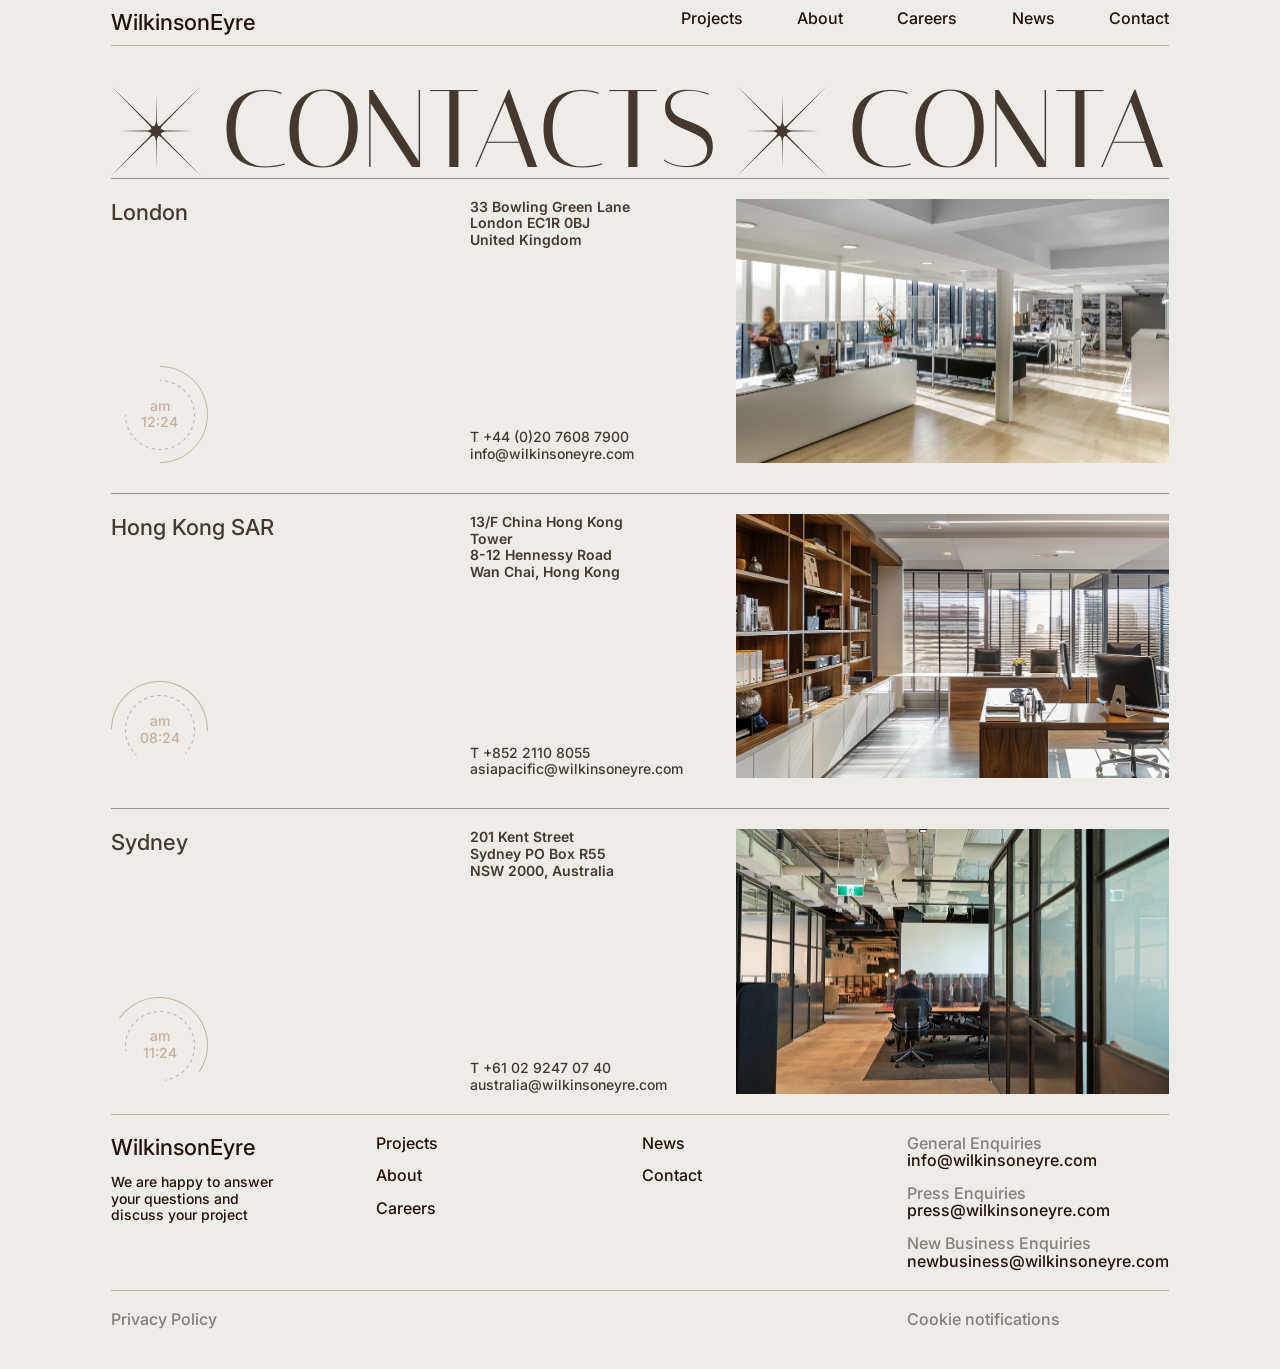
<file: contacts.html>
<!doctype html>
<html lang="en">
<head>
  <meta charset="utf-8">
  <meta name="viewport" content="width=device-width, initial-scale=1">
  <title>Contacts — WilkinsonEyre</title>
  <link rel="preconnect" href="https://fonts.googleapis.com">
  <link rel="preconnect" href="https://fonts.gstatic.com" crossorigin>
  <!-- Fallback fonts, used only if Soligant / Neue Haas Grotesk aren't installed -->
  <link href="https://fonts.googleapis.com/css2?family=Italiana&family=Inter:wght@500;600&display=swap" rel="stylesheet">
  <!-- Marks that JS runs, so scroll-reveal elements may start hidden -->
  <script>document.documentElement.classList.add('js');</script>
  <link rel="stylesheet" href="style.css">
  <script src="script.js" defer></script>
</head>
<body>
  <!-- Same header as on the other pages. No dark hero here, so it starts
       in its dark state (.is-ready) instead of waiting for script.js -->
  <header class="header is-ready">
    <div class="container header__inner">
      <a class="header__logo" href="index.html">WilkinsonEyre</a>

      <nav class="header__nav" aria-label="Main">
        <ul class="header__menu">
          <li><a href="project.html">Projects</a></li>
          <li><a href="about.html">About</a></li>
          <li><a href="index.html#career">Careers</a></li>
          <li><a href="index.html#news">News</a></li>
          <li><a href="contacts.html" aria-current="page">Contact</a></li>
        </ul>
      </nav>

      <!-- Mobile / tablet: opens the full-screen menu below -->
      <button class="header__burger" type="button" aria-expanded="false" aria-controls="mobile-menu">Menu</button>
    </div>
  </header>

  <!-- Mobile / tablet menu: slides in from the right under the header -->
  <div class="mobile-menu" id="mobile-menu" inert>
    <div class="container mobile-menu__inner">
      <nav aria-label="Main">
        <ul class="mobile-menu__list">
          <li><a href="project.html">Projects</a></li>
          <li><a href="about.html">About</a></li>
          <li><a href="index.html#career">Careers</a></li>
          <li><a href="index.html#news">News</a></li>
          <li><a href="contacts.html" aria-current="page">Contact</a></li>
        </ul>
      </nav>

      <address class="mobile-menu__contacts">
        <a href="mailto:info@wilkinsoneyre.com">info@wilkinsoneyre.com</a>
        <a href="mailto:press@wilkinsoneyre.com">press@wilkinsoneyre.com</a>
        <a href="mailto:newbusiness@wilkinsoneyre.com">newbusiness@wilkinsoneyre.com</a>
      </address>
    </div>
  </div>

  <main class="contacts">
    <!-- Running "✶ CONTACTS" line: two identical groups slide left in a loop.
         Full screen width on mobile / tablet, the 1200px content on desktop -->
    <h1 class="contacts__title">
      <span class="visually-hidden">Contacts</span>
      <span class="marquee" aria-hidden="true">
        <span class="marquee__track">
          <span class="marquee__group">
            <img class="marquee__star" src="assets/contacts-star.svg" width="90" height="90" alt="">
            <span>Contacts</span>
            <img class="marquee__star" src="assets/contacts-star.svg" width="90" height="90" alt="">
            <span>Contacts</span>
            <img class="marquee__star" src="assets/contacts-star.svg" width="90" height="90" alt="">
            <span>Contacts</span>
            <img class="marquee__star" src="assets/contacts-star.svg" width="90" height="90" alt="">
            <span>Contacts</span>
          </span>
          <span class="marquee__group">
            <img class="marquee__star" src="assets/contacts-star.svg" width="90" height="90" alt="">
            <span>Contacts</span>
            <img class="marquee__star" src="assets/contacts-star.svg" width="90" height="90" alt="">
            <span>Contacts</span>
            <img class="marquee__star" src="assets/contacts-star.svg" width="90" height="90" alt="">
            <span>Contacts</span>
            <img class="marquee__star" src="assets/contacts-star.svg" width="90" height="90" alt="">
            <span>Contacts</span>
          </span>
        </span>
      </span>
    </h1>

    <div class="container">
      <!-- Office cards. The clocks show the current local time (script.js),
           the Figma times are the no-JS fallback -->
      <ul class="offices">
        <li class="office">
          <div class="office__info">
            <div class="office__head">
              <h2 class="office__city">London</h2>
              <address class="office__address">33 Bowling Green Lane<br>London EC1R 0BJ<br>United Kingdom</address>
            </div>
            <div class="office__foot">
              <div class="clock" data-timezone="Europe/London">
                <img class="clock__arc" src="assets/clock-arc-london.svg" width="48.5" height="97" alt="" style="left: 48.5px">
                <img class="clock__dial" src="assets/clock-dial-london.png" width="70" height="70" alt="">
                <p class="clock__time"><span class="clock__period">am</span> <span class="clock__hours">09:54</span></p>
              </div>
              <p class="office__contacts">
                <a href="tel:+442076087900">T +44 (0)20 7608 7900</a><br>
                <a href="mailto:info@wilkinsoneyre.com">info@wilkinsoneyre.com</a>
              </p>
            </div>
          </div>
          <div class="office__img">
            <img src="assets/contacts-london.png" width="1730" height="1081" alt="WilkinsonEyre London studio" loading="lazy" style="object-position: 0 50%">
          </div>
        </li>
        <li class="office">
          <div class="office__info">
            <div class="office__head">
              <h2 class="office__city">Hong Kong SAR</h2>
              <address class="office__address">13/F China Hong Kong Tower<br>8-12 Hennessy Road<br>Wan Chai, Hong Kong</address>
            </div>
            <div class="office__foot">
              <div class="clock" data-timezone="Asia/Hong_Kong">
                <img class="clock__arc" src="assets/clock-arc-hong-kong.svg" width="96.9926" height="49.3466" alt="" style="left: 0">
                <img class="clock__dial" src="assets/clock-dial-hong-kong.png" width="70" height="61" alt="">
                <p class="clock__time"><span class="clock__period">pm</span> <span class="clock__hours">04:54</span></p>
              </div>
              <p class="office__contacts">
                <a href="tel:+85221108055">T +852 2110 8055</a><br>
                <a href="mailto:asiapacific@wilkinsoneyre.com">asiapacific@wilkinsoneyre.com</a>
              </p>
            </div>
          </div>
          <div class="office__img">
            <img src="assets/contacts-hong-kong.png" width="1024" height="1024" alt="WilkinsonEyre Hong Kong studio" loading="lazy" style="object-position: 50% 59%">
          </div>
        </li>
        <li class="office">
          <div class="office__info">
            <div class="office__head">
              <h2 class="office__city">Sydney</h2>
              <address class="office__address">201 Kent Street<br>Sydney PO Box R55<br>NSW 2000, Australia</address>
            </div>
            <div class="office__foot">
              <div class="clock" data-timezone="Australia/Sydney">
                <img class="clock__arc" src="assets/clock-arc-sydney.svg" width="88.7083" height="75.6209" alt="" style="left: 8.29px">
                <img class="clock__dial" src="assets/clock-dial-sydney.png" width="70" height="70" alt="">
                <p class="clock__time"><span class="clock__period">pm</span> <span class="clock__hours">06:54</span></p>
              </div>
              <p class="office__contacts">
                <a href="tel:+61292470740">T +61 02 9247 07 40</a><br>
                <a href="mailto:australia@wilkinsoneyre.com">australia@wilkinsoneyre.com</a>
              </p>
            </div>
          </div>
          <div class="office__img">
            <img src="assets/contacts-sydney.png" width="1730" height="1081" alt="WilkinsonEyre Sydney studio" loading="lazy" style="object-position: 40% 74%">
          </div>
        </li>
      </ul>
    </div>
  </main>

  <footer class="footer" id="contact">
    <div class="container footer__inner">
      <div class="footer__main">
        <div class="footer__about">
          <a class="footer__logo" href="index.html">WilkinsonEyre</a>
          <p class="footer__text">We are happy to answer your questions and discuss your project</p>
        </div>

        <!-- Two menu columns; on desktop they sit in the footer grid directly -->
        <nav class="footer__nav" aria-label="Footer">
          <ul class="footer__menu">
            <li><a href="project.html">Projects</a></li>
            <li><a href="about.html">About</a></li>
            <li><a href="index.html#career">Careers</a></li>
          </ul>
          <ul class="footer__menu">
            <li><a href="index.html#news">News</a></li>
            <li><a href="contacts.html">Contact</a></li>
          </ul>
        </nav>

        <address class="footer__contacts">
          <p><span>General Enquiries</span> <a href="mailto:info@wilkinsoneyre.com">info@wilkinsoneyre.com</a></p>
          <p><span>Press Enquiries</span> <a href="mailto:press@wilkinsoneyre.com">press@wilkinsoneyre.com</a></p>
          <p><span>New Business Enquiries</span> <a href="mailto:newbusiness@wilkinsoneyre.com">newbusiness@wilkinsoneyre.com</a></p>
        </address>
      </div>

      <div class="footer__bottom">
        <a href="#">Privacy Policy</a>
        <a href="#">Cookie notifications</a>
      </div>
    </div>
  </footer>
</body>
</html>
</file>
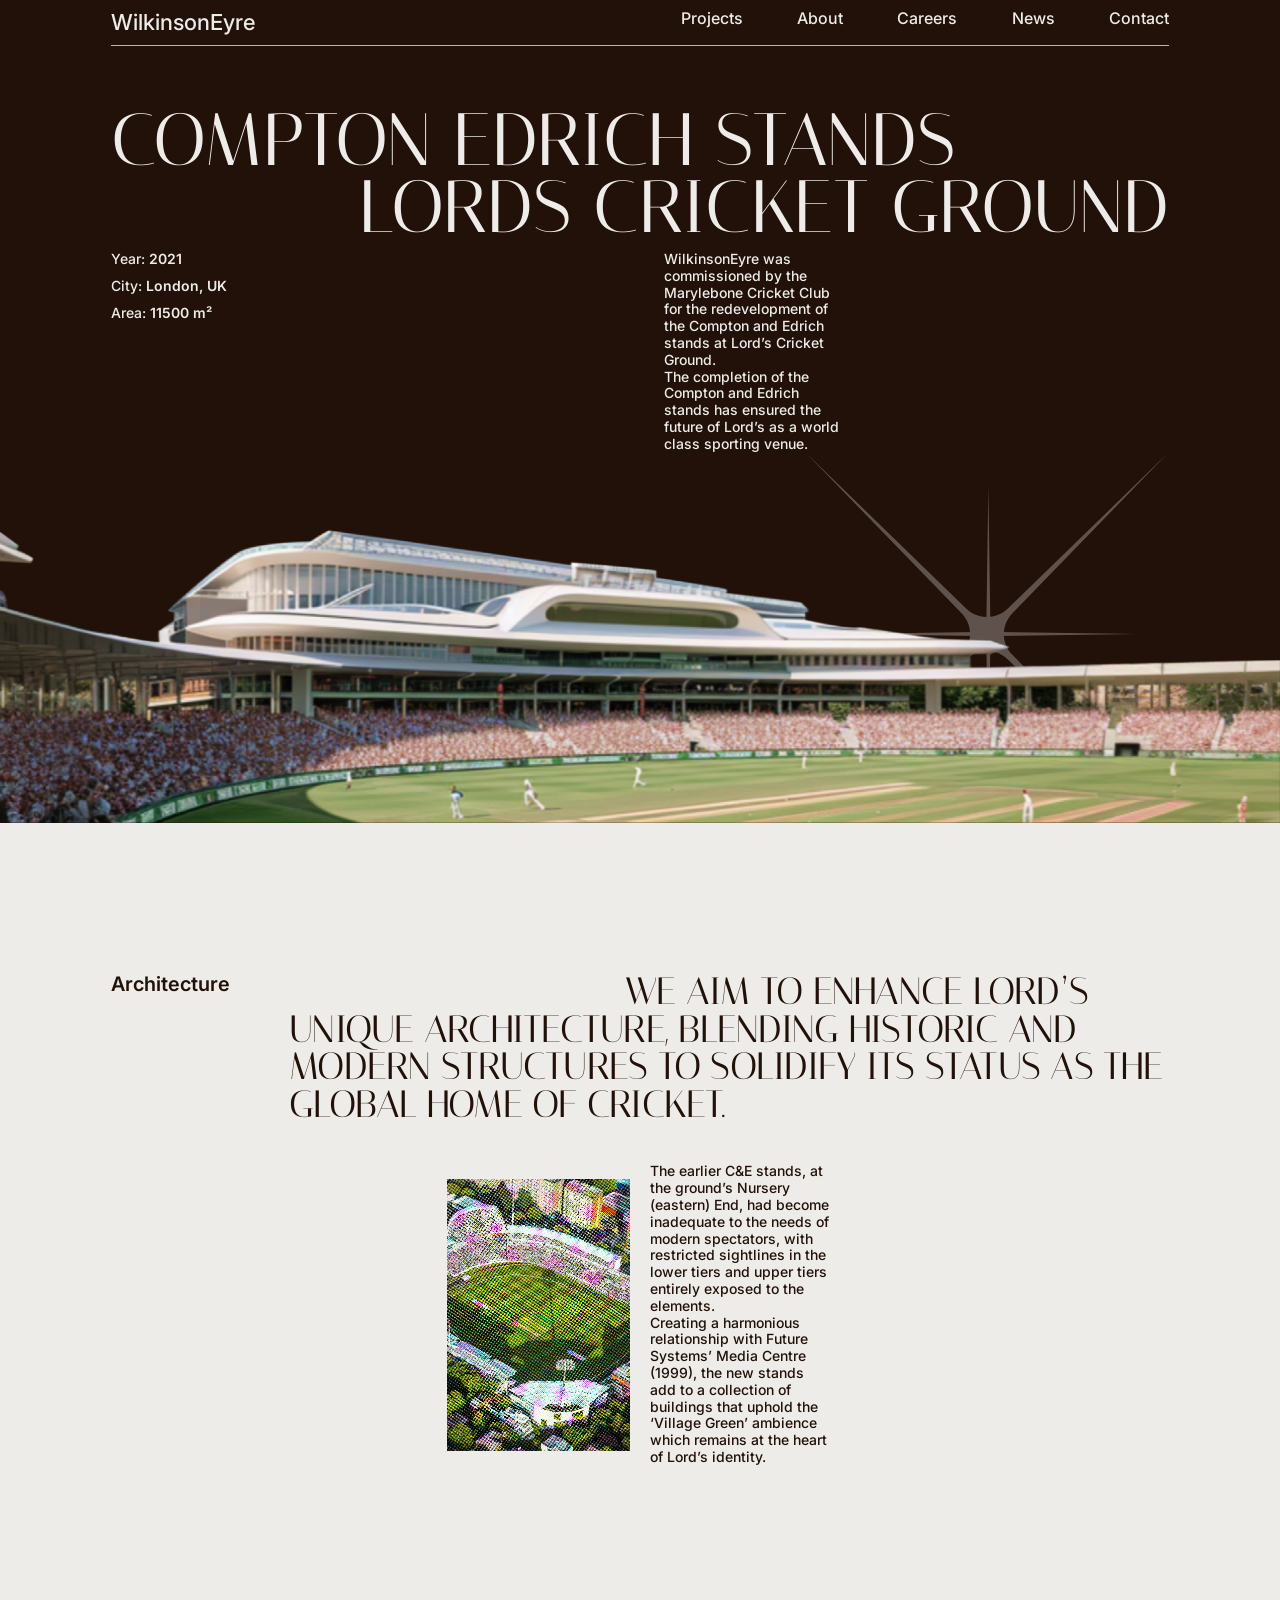
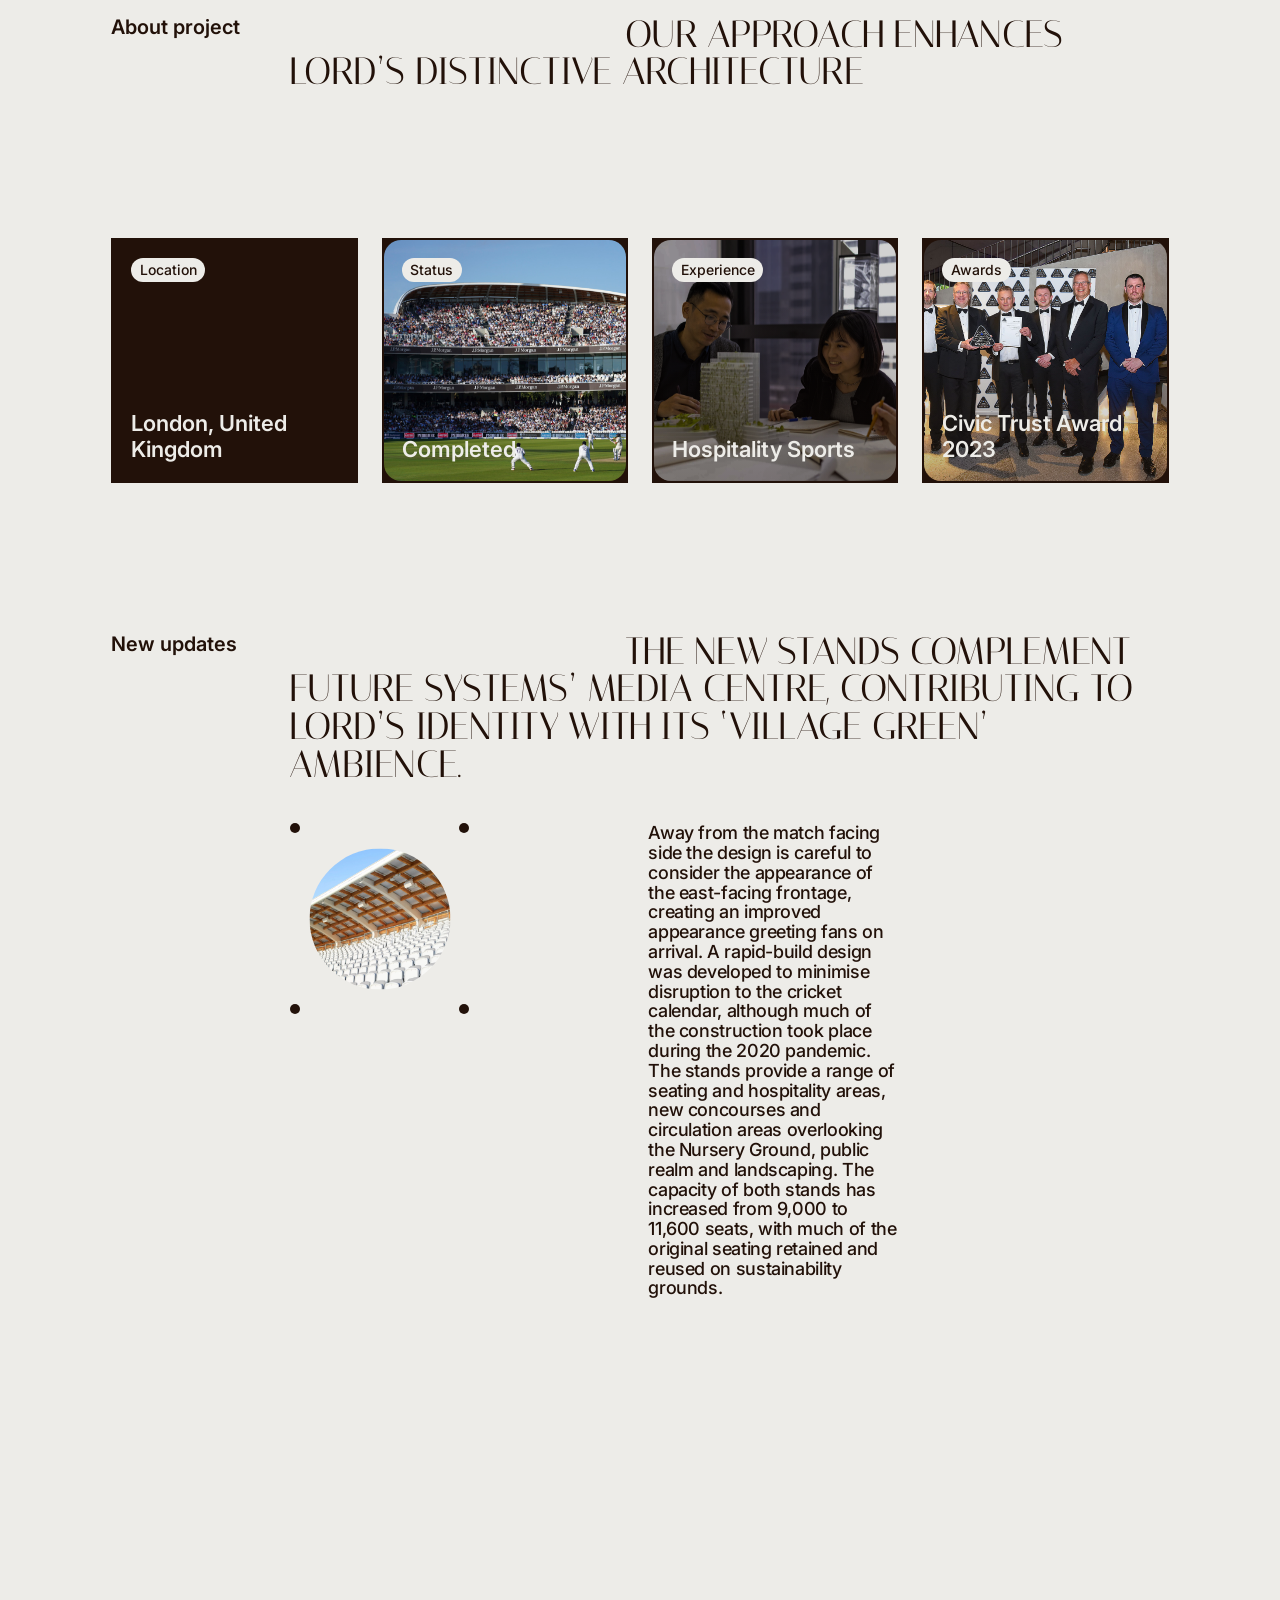
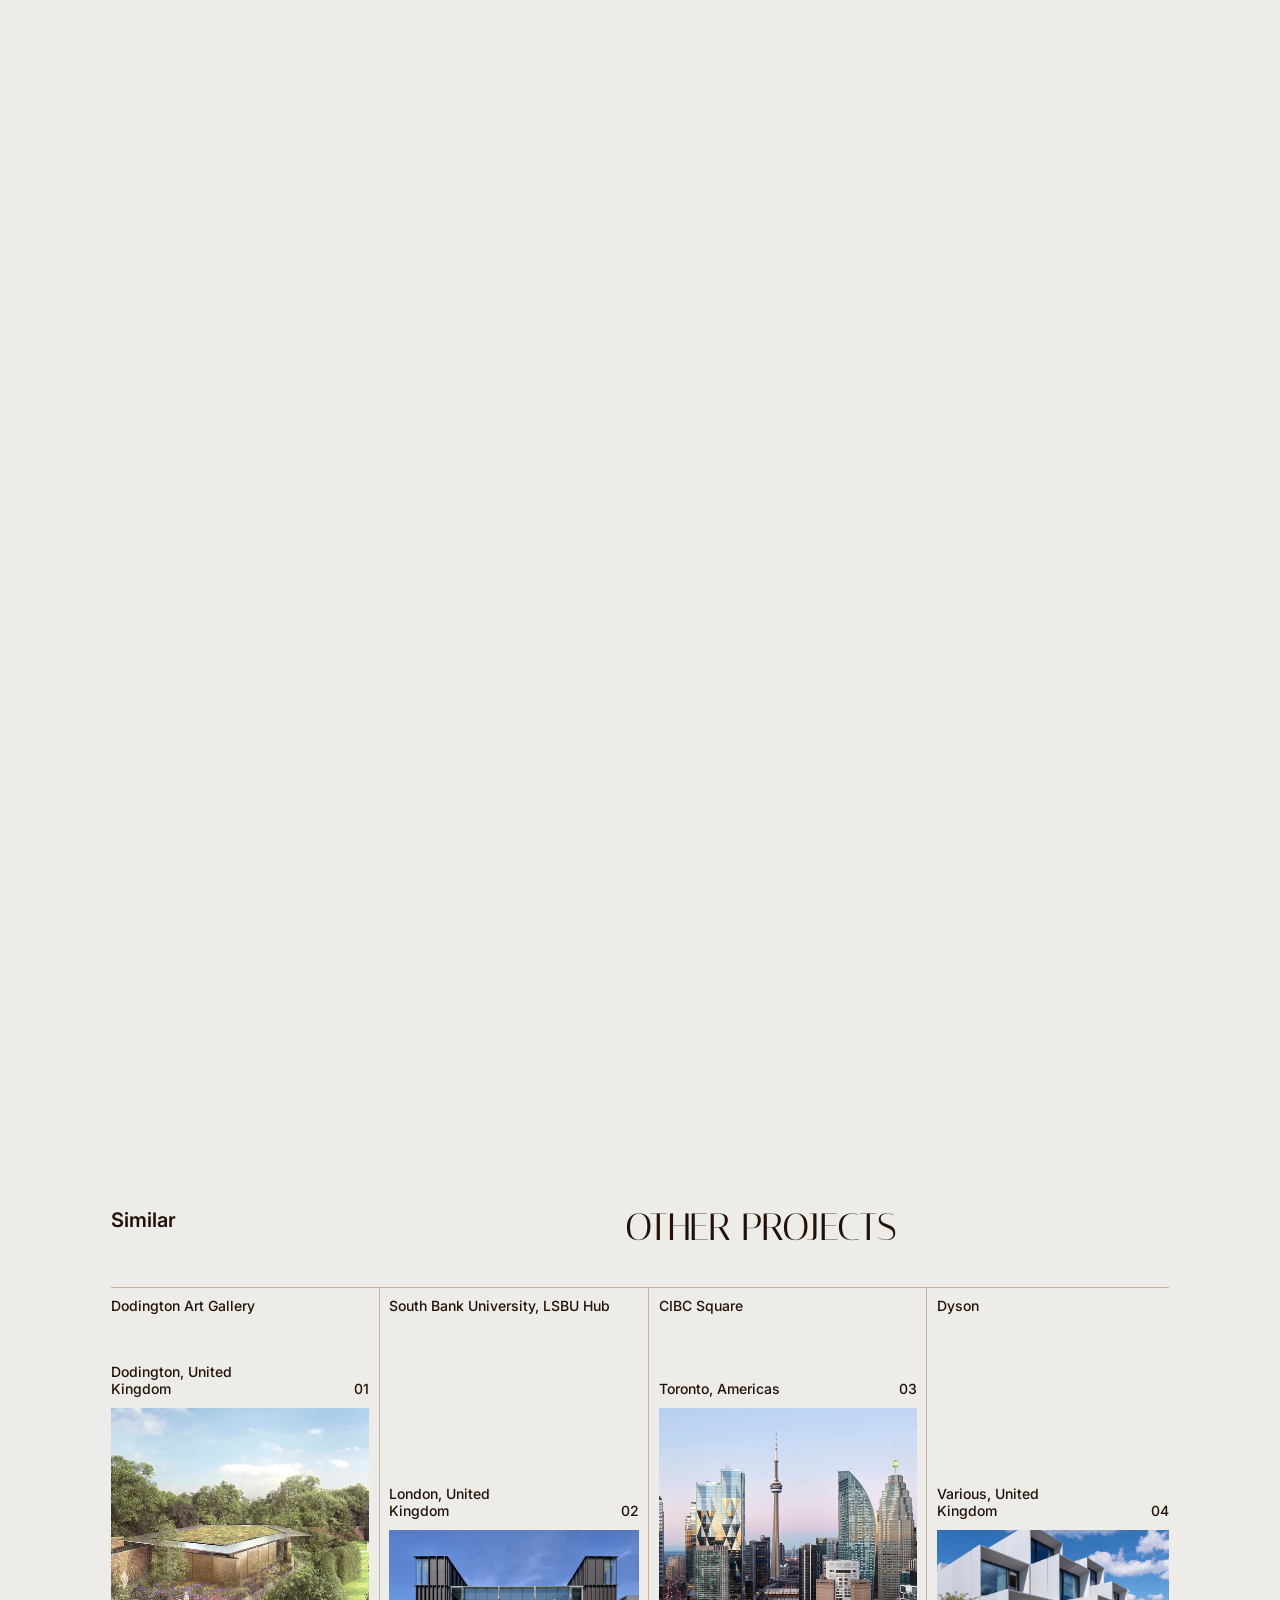
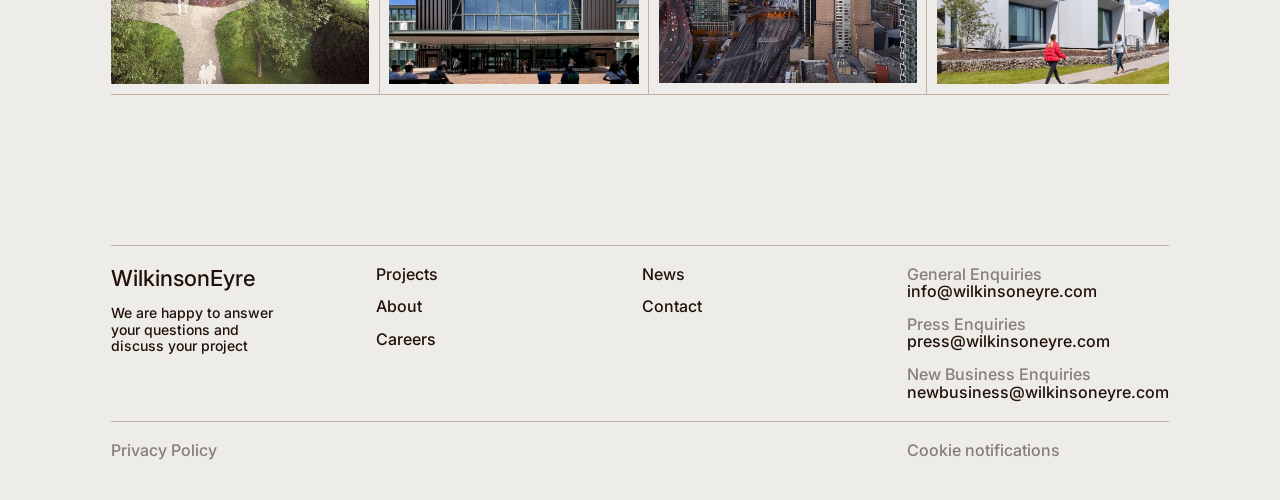
<file: project-page.html>
<!doctype html>
<html lang="en">
<head>
  <meta charset="utf-8">
  <meta name="viewport" content="width=device-width, initial-scale=1">
  <title>Compton Edrich Stands, Lord’s Cricket Ground — WilkinsonEyre</title>
  <link rel="preconnect" href="https://fonts.googleapis.com">
  <link rel="preconnect" href="https://fonts.gstatic.com" crossorigin>
  <!-- Fallback fonts, used only if Soligant / Neue Haas Grotesk aren't installed -->
  <link href="https://fonts.googleapis.com/css2?family=Italiana&family=Inter:wght@500;600;700&display=swap" rel="stylesheet">
  <!-- Marks that JS runs, so scroll-reveal elements may start hidden -->
  <script>document.documentElement.classList.add('js');</script>
  <link rel="stylesheet" href="style.css">
  <script src="script.js" defer></script>
</head>
<body>
  <!-- Same header as on the other pages; light over the dark hero -->
  <header class="header">
    <div class="container header__inner">
      <a class="header__logo" href="index.html">WilkinsonEyre</a>

      <nav class="header__nav" aria-label="Main">
        <ul class="header__menu">
          <li><a href="project.html">Projects</a></li>
          <li><a href="about.html">About</a></li>
          <li><a href="index.html#career">Careers</a></li>
          <li><a href="index.html#news">News</a></li>
          <li><a href="contacts.html">Contact</a></li>
        </ul>
      </nav>

      <!-- Mobile / tablet: opens the full-screen menu below -->
      <button class="header__burger" type="button" aria-expanded="false" aria-controls="mobile-menu">Menu</button>
    </div>
  </header>

  <!-- Mobile / tablet menu: slides in from the right under the header -->
  <div class="mobile-menu" id="mobile-menu" inert>
    <div class="container mobile-menu__inner">
      <nav aria-label="Main">
        <ul class="mobile-menu__list">
          <li><a href="project.html">Projects</a></li>
          <li><a href="about.html">About</a></li>
          <li><a href="index.html#career">Careers</a></li>
          <li><a href="index.html#news">News</a></li>
          <li><a href="contacts.html">Contact</a></li>
        </ul>
      </nav>

      <address class="mobile-menu__contacts">
        <a href="mailto:info@wilkinsoneyre.com">info@wilkinsoneyre.com</a>
        <a href="mailto:press@wilkinsoneyre.com">press@wilkinsoneyre.com</a>
        <a href="mailto:newbusiness@wilkinsoneyre.com">newbusiness@wilkinsoneyre.com</a>
      </address>
    </div>
  </div>

  <main class="case-main">
    <section class="case-hero" data-header-dark>
      <div class="container case-hero__content">
        <!-- Lines run on from the left on mobile; the second line is
             pushed to the right from tablet up -->
        <h1 class="case-hero__title">
          <span class="case-hero__line">Compton Edrich Stands</span>
          <span class="case-hero__line case-hero__line--right">Lords Cricket Ground</span>
        </h1>

        <!-- Mobile: facts in a row above the text.
             Tablet / desktop: facts on the left, text from the middle -->
        <div class="case-hero__info">
          <dl class="case-hero__facts">
            <div><dt>Year:</dt> <dd>2021</dd></div>
            <div><dt>City:</dt> <dd>London, UK</dd></div>
            <div><dt>Area:</dt> <dd>11500 m²</dd></div>
          </dl>

          <div class="case-hero__text">
            <p>WilkinsonEyre was commissioned by the Marylebone Cricket Club for the redevelopment of the Compton and Edrich stands at Lord’s Cricket Ground.</p>
            <p>The completion of the Compton and Edrich stands has ensured the future of Lord’s as a world class sporting venue.</p>
          </div>
        </div>
      </div>

      <!-- Light star behind the stands; the photo is a cut-out on the dark background -->
      <div class="case-hero__visual">
        <picture>
          <source media="(min-width: 1024px)" srcset="assets/project-hero-star-lg.svg" width="453" height="453">
          <source media="(min-width: 768px)" srcset="assets/project-hero-star-md.svg" width="295.001" height="295.001">
          <img class="case-hero__star" src="assets/project-hero-star-sm.svg" width="187.391" height="187.391" alt="">
        </picture>
        <img class="case-hero__img" src="assets/project-hero.png" width="1024" height="513" alt="Compton and Edrich stands at Lord’s Cricket Ground during a match" fetchpriority="high">
      </div>
    </section>

    <section class="section case-arch" aria-labelledby="case-arch-title">
      <div class="container case-arch__content">
        <header class="section-head">
          <p class="section-head__caption">Architecture</p>
          <h2 class="section-head__title" id="case-arch-title">We aim to enhance Lord’s unique architecture, blending historic and modern structures to solidify its status as the global Home of Cricket.</h2>
        </header>

        <!-- Mobile: text, then the photo below it.
             Tablet / desktop: photo and text side by side, centred -->
        <div class="case-arch__body">
          <div class="case-arch__img">
            <img src="assets/project-architecture.png" width="1730" height="1081" alt="Aerial view of Lord’s Cricket Ground with the new stands" loading="lazy">
          </div>
          <div class="case-arch__text">
            <p>The earlier C&amp;E stands, at the ground’s Nursery (eastern) End, had become inadequate to the needs of modern spectators, with restricted sightlines in the lower tiers and upper tiers entirely exposed to the elements.</p>
            <p>Creating a harmonious relationship with Future Systems’ Media Centre (1999), the new stands add to a collection of buildings that uphold the ‘Village Green’ ambience which remains at the heart of Lord’s identity.</p>
          </div>
        </div>
      </div>
    </section>

    <section class="section case-about" aria-labelledby="case-about-title">
      <div class="container case-about__content">
        <header class="section-head">
          <p class="section-head__caption">About project</p>
          <h2 class="section-head__title" id="case-about-title">Our approach enhances Lord’s distinctive architecture</h2>
        </header>

        <p class="case-about__text">as a global Home of Cricket with historic and contemporary high-quality buildings.</p>

        <!-- Fact cards: a slider on mobile, 2 × 2 on tablet, one row on desktop -->
        <ul class="slider case-about__list">
          <li class="fact-card fact-card--location">
            <div class="fact-card__img">
              <picture>
                <source media="(min-width: 768px)" srcset="assets/about-project-1.png">
                <img src="assets/about-project-1-sm.png" width="1024" height="683" alt="Big Ben and the Houses of Parliament from Westminster Bridge" loading="lazy">
              </picture>
            </div>
            <span class="fact-card__label">Location</span>
            <p class="fact-card__value">London, United Kingdom</p>
          </li>
          <li class="fact-card fact-card--status">
            <div class="fact-card__img">
              <img src="assets/about-project-2.png" width="1391" height="914" alt="Full stands during a match at Lord’s" loading="lazy">
            </div>
            <span class="fact-card__label">Status</span>
            <p class="fact-card__value">Completed</p>
          </li>
          <li class="fact-card fact-card--experience">
            <div class="fact-card__img">
              <img src="assets/about-project-3.png" width="1024" height="640" alt="Architects discussing a building model" loading="lazy">
            </div>
            <span class="fact-card__label">Experience</span>
            <p class="fact-card__value">Hospitality Sports</p>
          </li>
          <li class="fact-card fact-card--awards">
            <div class="fact-card__img">
              <img src="assets/about-project-4.png" width="2000" height="1250" alt="The team receiving the Civic Trust Award" loading="lazy">
            </div>
            <span class="fact-card__label">Awards</span>
            <p class="fact-card__value">Civic Trust Award 2023</p>
          </li>
        </ul>
      </div>
    </section>

    <section class="section case-updates" aria-labelledby="case-updates-title">
      <div class="container case-updates__content">
        <header class="section-head">
          <p class="section-head__caption">New updates</p>
          <h2 class="section-head__title" id="case-updates-title">The new stands complement Future Systems’ Media Centre, contributing to Lord’s identity with its ‘Village Green’ ambience.</h2>
        </header>

        <!-- Mobile: text, then the round photo and two photos in a slider.
             Tablet / desktop: round photo + text, the two photos below
             (the list dissolves into the grid) -->
        <div class="case-updates__body">
          <div class="case-updates__text">
            <p>Away from the match facing side the design is careful to consider the appearance of the east-facing frontage, creating an improved appearance greeting fans on arrival. A rapid-build design was developed to minimise disruption to the cricket calendar, although much of the construction took place during the 2020 pandemic.</p>
            <p>The stands provide a range of seating and hospitality areas, new concourses and circulation areas overlooking the Nursery Ground, public realm and landscaping. The capacity of both stands has increased from 9,000 to 11,600 seats, with much of the original seating retained and reused on sustainability grounds.</p>
          </div>

          <ul class="slider case-updates__imgs">
            <li class="case-updates__round">
              <div class="case-updates__round-img">
                <img src="assets/project-update-1.png" width="1730" height="2307" alt="Timber roof canopy over rows of white seats" loading="lazy">
              </div>
              <img class="case-updates__dot case-updates__dot--tl" src="assets/dot.svg" width="10" height="10" alt="">
              <img class="case-updates__dot case-updates__dot--tr" src="assets/dot.svg" width="10" height="10" alt="">
              <img class="case-updates__dot case-updates__dot--bl" src="assets/dot.svg" width="10" height="10" alt="">
              <img class="case-updates__dot case-updates__dot--br" src="assets/dot.svg" width="10" height="10" alt="">
            </li>
            <li class="case-updates__img case-updates__img--wide">
              <img src="assets/project-update-2.png" width="1704" height="693" alt="The new stands and the Media Centre seen across the pitch" loading="lazy">
            </li>
            <li class="case-updates__img case-updates__img--square">
              <img src="assets/project-update-3.png" width="1730" height="1081" alt="Spectators filling the upper tier under the new roof" loading="lazy">
            </li>
          </ul>
        </div>
      </div>
    </section>

    <section class="section case-ad" aria-labelledby="case-ad-title">
      <div class="container case-ad__content">
        <header class="section-head">
          <p class="section-head__caption">Advertisement</p>
          <h2 class="section-head__title" id="case-ad-title">WilkinsonEyre appointed to Tavern and Allen Stands at Lord’s Cricket Ground</h2>
        </header>

        <!-- Mobile: one text block (the second paragraph runs on into the quote).
             Tablet / desktop: announcement and quote in two columns -->
        <div class="case-ad__text">
          <div class="case-ad__col">
            <p class="case-ad__lead">We are thrilled to announce our appointment by the MCC to redesign the Tavern and Allen Stands at Lord’s Cricket Ground.</p>
            <p class="case-ad__run">Our design proposals seek to enhance the sense of arrival while meeting a clear requirement to modernise and improve the existing facilities.</p>
          </div>
          <blockquote class="case-ad__col case-ad__quote">
            <p class="case-ad__run">“We feel privileged to be commissioned to design the latest new structures at Lord’s. Our experience of designing the recent Compton and Edrich stands has given us a special insight and passion for working at such an historic ground, contributing to its continued success as a sporting venue in the best way that we are able.” Jim Eyre, Founding Director at WilkinsonEyre.</p>
          </blockquote>
        </div>

        <!-- Line with end dots through a dashed ellipse, round photo in the middle -->
        <div class="case-ad__visual">
          <!-- The line and its end dots turn in together around the photo -->
          <div class="case-ad__axis">
            <img class="case-ad__line" src="assets/case-ad-line.svg" width="645" height="1" alt="">
            <img class="case-ad__dot case-ad__dot--left" src="assets/case-ad-dot.svg" width="12" height="12" alt="">
            <img class="case-ad__dot case-ad__dot--right" src="assets/case-ad-dot.svg" width="12" height="12" alt="">
          </div>
          <picture>
            <source media="(min-width: 1024px)" srcset="assets/case-ad-ellipse-lg.png">
            <source media="(min-width: 480px)" srcset="assets/case-ad-ellipse-md.png">
            <img class="case-ad__ellipse" src="assets/case-ad-ellipse-sm.png" width="401" height="324" alt="">
          </picture>
          <div class="case-ad__photo">
            <img src="assets/case-ad-photo.png" width="1047" height="895" alt="Empty white seats of the Tavern and Allen Stands under a floodlight" loading="lazy">
          </div>
        </div>
      </div>
    </section>

    <section class="section case-similar" aria-labelledby="case-similar-title">
      <div class="container case-similar__content">
        <header class="section-head">
          <p class="section-head__caption">Similar</p>
          <h2 class="section-head__title" id="case-similar-title">Other projects</h2>
        </header>

        <!-- Mobile / tablet: slider running off the right edge; desktop: one row.
             Beige lines above, below and between the cards; tall and short
             photos alternate -->
        <ul class="slider case-similar__list">
          <li>
            <a class="similar-card similar-card--tall similar-card--dodington" href="project-page.html">
              <h3 class="similar-card__title">Dodington Art Gallery</h3>
              <span class="similar-card__meta">
                <span class="similar-card__place">Dodington, United Kingdom</span>
                <span class="similar-card__num">01</span>
              </span>
              <span class="similar-card__img">
                <img src="assets/similar-dodington.png" width="1730" height="1081" alt="Green-roofed gallery pavilion in a walled garden" loading="lazy">
              </span>
            </a>
          </li>
          <li>
            <a class="similar-card similar-card--lsbu" href="project-page.html">
              <h3 class="similar-card__title">South Bank University, LSBU Hub</h3>
              <span class="similar-card__meta">
                <span class="similar-card__place">London, United Kingdom</span>
                <span class="similar-card__num">02</span>
              </span>
              <span class="similar-card__img">
                <img src="assets/similar-lsbu.png" width="1730" height="1081" alt="Glazed entrance of the LSBU Hub between two dark towers" loading="lazy">
              </span>
            </a>
          </li>
          <li>
            <a class="similar-card similar-card--tall similar-card--cibc" href="project-page.html">
              <h3 class="similar-card__title">CIBC Square</h3>
              <span class="similar-card__meta">
                <span class="similar-card__place">Toronto, Americas</span>
                <span class="similar-card__num">03</span>
              </span>
              <span class="similar-card__img">
                <img src="assets/similar-cibc.png" width="1730" height="1081" alt="CIBC Square towers in the Toronto skyline" loading="lazy">
              </span>
            </a>
          </li>
          <li>
            <a class="similar-card similar-card--dyson" href="project-page.html">
              <h3 class="similar-card__title">Dyson</h3>
              <span class="similar-card__meta">
                <span class="similar-card__place">Various, United Kingdom</span>
                <span class="similar-card__num">04</span>
              </span>
              <span class="similar-card__img">
                <img src="assets/portfolio-dyson.png" width="1730" height="1081" alt="White angular Dyson campus buildings" loading="lazy">
              </span>
            </a>
          </li>
        </ul>
      </div>
    </section>
  </main>

  <footer class="footer" id="contact">
    <div class="container footer__inner">
      <div class="footer__main">
        <div class="footer__about">
          <a class="footer__logo" href="index.html">WilkinsonEyre</a>
          <p class="footer__text">We are happy to answer your questions and discuss your project</p>
        </div>

        <!-- Two menu columns; on desktop they sit in the footer grid directly -->
        <nav class="footer__nav" aria-label="Footer">
          <ul class="footer__menu">
            <li><a href="project.html">Projects</a></li>
            <li><a href="about.html">About</a></li>
            <li><a href="index.html#career">Careers</a></li>
          </ul>
          <ul class="footer__menu">
            <li><a href="index.html#news">News</a></li>
            <li><a href="contacts.html">Contact</a></li>
          </ul>
        </nav>

        <address class="footer__contacts">
          <p><span>General Enquiries</span> <a href="mailto:info@wilkinsoneyre.com">info@wilkinsoneyre.com</a></p>
          <p><span>Press Enquiries</span> <a href="mailto:press@wilkinsoneyre.com">press@wilkinsoneyre.com</a></p>
          <p><span>New Business Enquiries</span> <a href="mailto:newbusiness@wilkinsoneyre.com">newbusiness@wilkinsoneyre.com</a></p>
        </address>
      </div>

      <div class="footer__bottom">
        <a href="#">Privacy Policy</a>
        <a href="#">Cookie notifications</a>
      </div>
    </div>
  </footer>
</body>
</html>
</file>
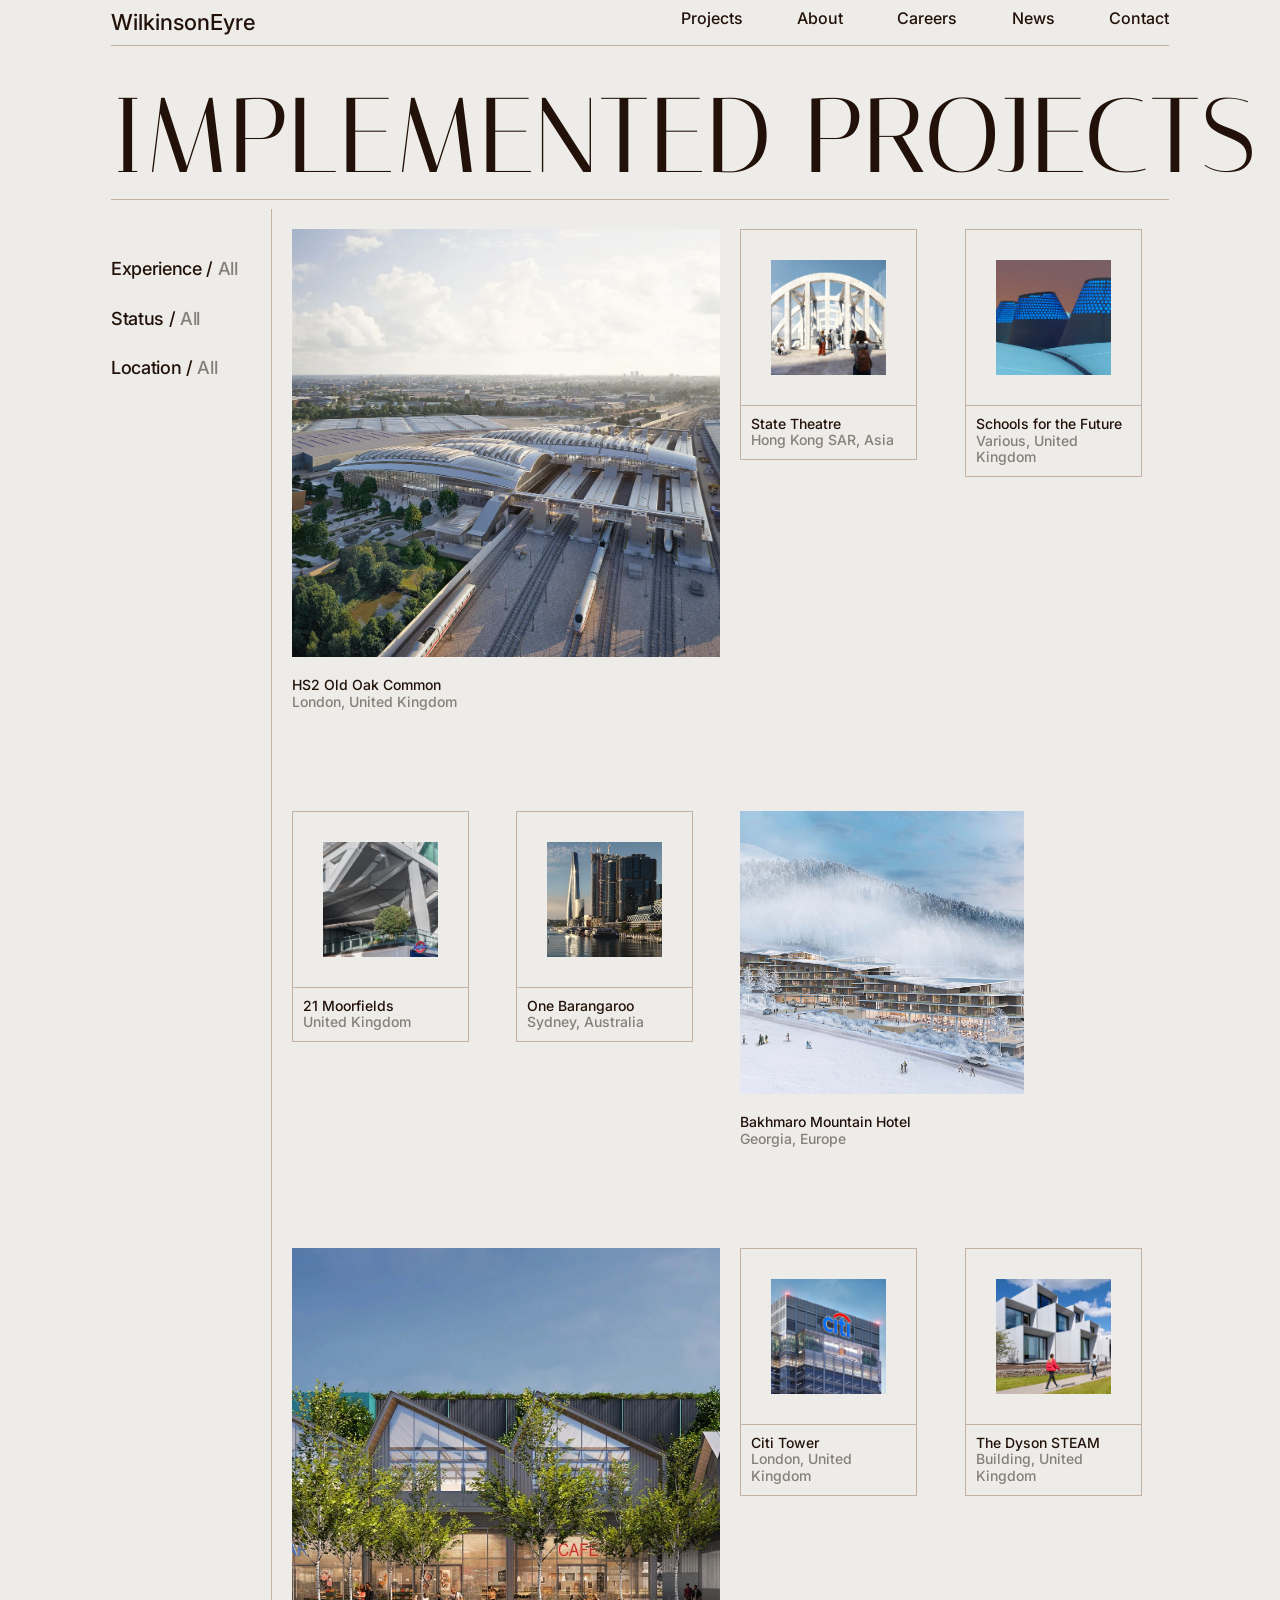
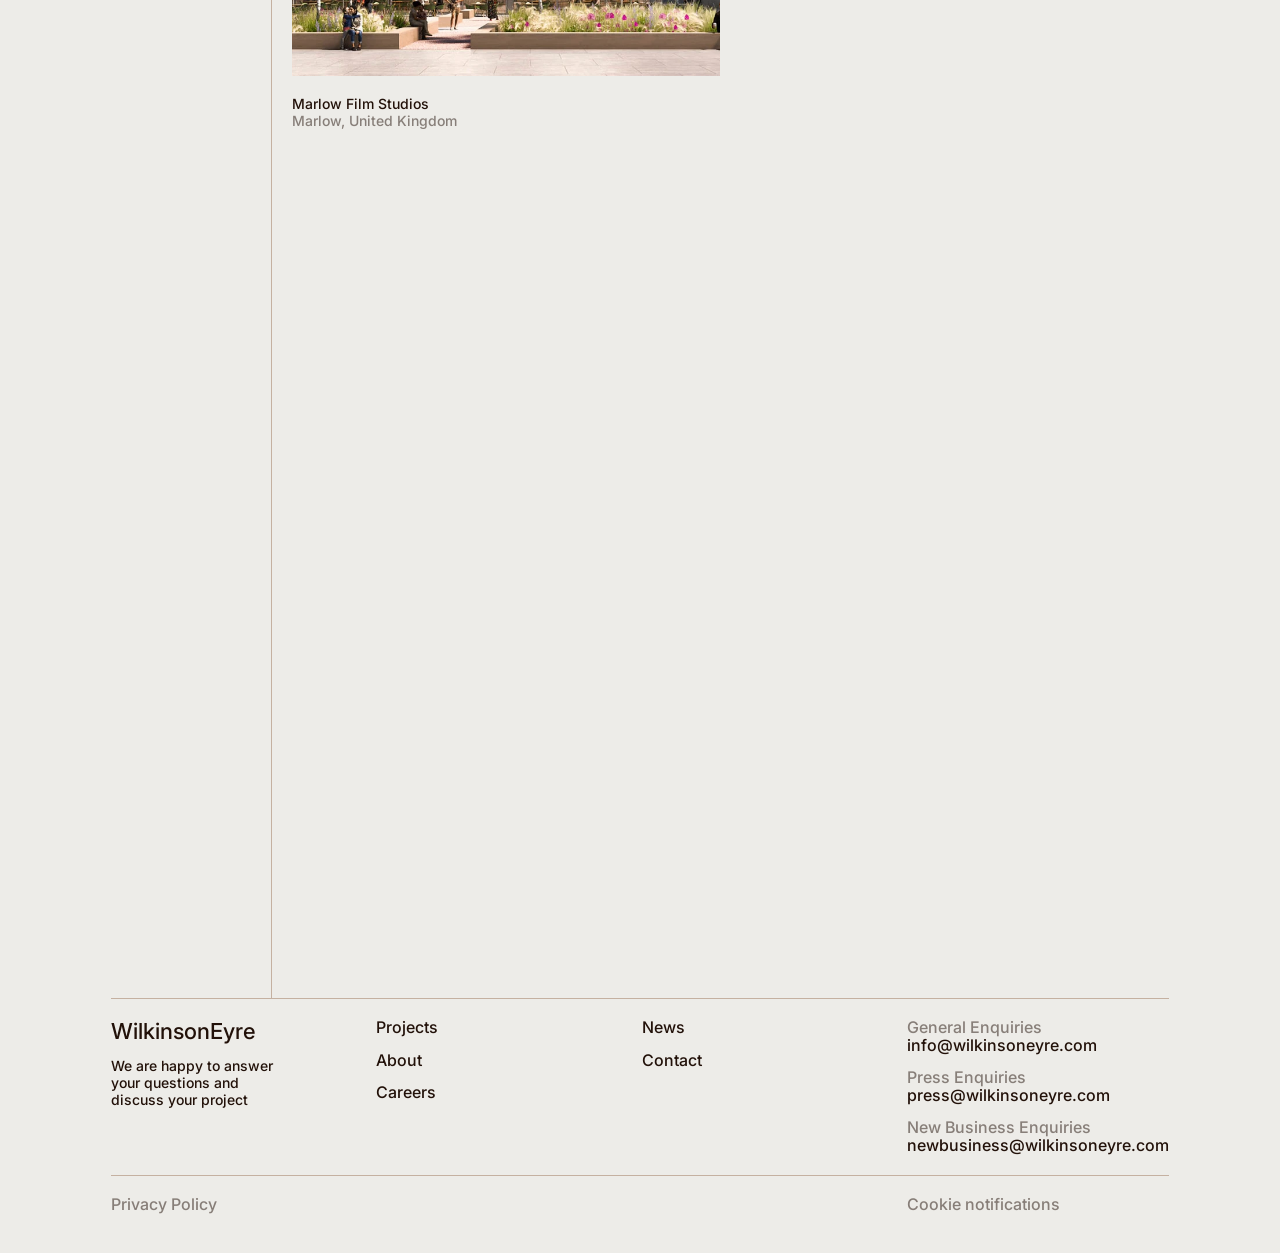
<file: project.html>
<!doctype html>
<html lang="en">
<head>
  <meta charset="utf-8">
  <meta name="viewport" content="width=device-width, initial-scale=1">
  <title>Projects — WilkinsonEyre</title>
  <link rel="preconnect" href="https://fonts.googleapis.com">
  <link rel="preconnect" href="https://fonts.gstatic.com" crossorigin>
  <!-- Fallback fonts, used only if Soligant / Neue Haas Grotesk aren't installed -->
  <link href="https://fonts.googleapis.com/css2?family=Italiana&family=Inter:wght@500;600&display=swap" rel="stylesheet">
  <!-- Marks that JS runs, so scroll-reveal elements may start hidden -->
  <script>document.documentElement.classList.add('js');</script>
  <link rel="stylesheet" href="style.css">
  <script src="script.js" defer></script>
</head>
<body>
  <!-- Same header as on the home page. No dark hero here, so it starts
       in its dark state (.is-ready) instead of waiting for script.js -->
  <header class="header is-ready">
    <div class="container header__inner">
      <a class="header__logo" href="index.html">WilkinsonEyre</a>

      <nav class="header__nav" aria-label="Main">
        <ul class="header__menu">
          <li><a href="project.html" aria-current="page">Projects</a></li>
          <li><a href="about.html">About</a></li>
          <li><a href="index.html#career">Careers</a></li>
          <li><a href="index.html#news">News</a></li>
          <li><a href="contacts.html">Contact</a></li>
        </ul>
      </nav>

      <!-- Mobile / tablet: opens the full-screen menu below -->
      <button class="header__burger" type="button" aria-expanded="false" aria-controls="mobile-menu">Menu</button>
    </div>
  </header>

  <!-- Mobile / tablet menu: slides in from the right under the header -->
  <div class="mobile-menu" id="mobile-menu" inert>
    <div class="container mobile-menu__inner">
      <nav aria-label="Main">
        <ul class="mobile-menu__list">
          <li><a href="project.html" aria-current="page">Projects</a></li>
          <li><a href="about.html">About</a></li>
          <li><a href="index.html#career">Careers</a></li>
          <li><a href="index.html#news">News</a></li>
          <li><a href="contacts.html">Contact</a></li>
        </ul>
      </nav>

      <address class="mobile-menu__contacts">
        <a href="mailto:info@wilkinsoneyre.com">info@wilkinsoneyre.com</a>
        <a href="mailto:press@wilkinsoneyre.com">press@wilkinsoneyre.com</a>
        <a href="mailto:newbusiness@wilkinsoneyre.com">newbusiness@wilkinsoneyre.com</a>
      </address>
    </div>
  </div>

  <main class="portfolio">
    <div class="container portfolio__content">
      <h1 class="portfolio__title">Implemented projects</h1>

      <div class="portfolio__body">
        <!-- Side menu: three dropdown filters.
             Mobile / tablet: one row above the grid; desktop: left column with a vertical line -->
        <aside class="portfolio__sidebar" aria-label="Filter projects">
          <div class="filters">
            <div class="filter" data-filter="experience">
              <button class="filter__toggle" type="button" aria-expanded="false" aria-controls="filter-experience">
                Experience / <span class="filter__value">All</span>
              </button>
              <ul class="filter__menu" id="filter-experience" hidden>
                <li><button class="filter__option" type="button" data-value="all" aria-pressed="true">All</button></li>
                <li><button class="filter__option" type="button" data-value="culture" aria-pressed="false">Culture</button></li>
                <li><button class="filter__option" type="button" data-value="education" aria-pressed="false">Education</button></li>
                <li><button class="filter__option" type="button" data-value="hospitality" aria-pressed="false">Hospitality</button></li>
                <li><button class="filter__option" type="button" data-value="infrastructure" aria-pressed="false">Infrastructure</button></li>
                <li><button class="filter__option" type="button" data-value="workplace" aria-pressed="false">Workplace</button></li>
              </ul>
            </div>

            <div class="filter" data-filter="status">
              <button class="filter__toggle" type="button" aria-expanded="false" aria-controls="filter-status">
                Status / <span class="filter__value">All</span>
              </button>
              <ul class="filter__menu" id="filter-status" hidden>
                <li><button class="filter__option" type="button" data-value="all" aria-pressed="true">All</button></li>
                <li><button class="filter__option" type="button" data-value="completed" aria-pressed="false">Completed</button></li>
                <li><button class="filter__option" type="button" data-value="in-progress" aria-pressed="false">In progress</button></li>
              </ul>
            </div>

            <div class="filter" data-filter="location">
              <button class="filter__toggle" type="button" aria-expanded="false" aria-controls="filter-location">
                Location / <span class="filter__value">All</span>
              </button>
              <ul class="filter__menu" id="filter-location" hidden>
                <li><button class="filter__option" type="button" data-value="all" aria-pressed="true">All</button></li>
                <li><button class="filter__option" type="button" data-value="uk" aria-pressed="false">United Kingdom</button></li>
                <li><button class="filter__option" type="button" data-value="europe" aria-pressed="false">Europe</button></li>
                <li><button class="filter__option" type="button" data-value="asia" aria-pressed="false">Asia</button></li>
                <li><button class="filter__option" type="button" data-value="australia" aria-pressed="false">Australia</button></li>
              </ul>
            </div>
          </div>
        </aside>

        <div class="portfolio__main">
          <!-- Mobile: one column of framed cards. Tablet: 2 columns, large photos span both.
               Desktop: 4 columns placed as in Figma (see style.css) -->
          <ul class="portfolio__grid">
            <li class="portfolio__item portfolio__item--large" data-experience="infrastructure" data-status="in-progress" data-location="uk">
              <a class="project-tile" href="project-page.html">
                <div class="project-tile__img">
                  <img src="assets/portfolio-hs2.png" width="1730" height="1081" alt="HS2 Old Oak Common station from above" loading="lazy" style="object-position: 59.5% 50%">
                </div>
                <p class="project-tile__text">
                  <span class="project-tile__name">HS2 Old Oak Common</span>
                  <span class="project-tile__place">London, United Kingdom</span>
                </p>
              </a>
            </li>
            <li class="portfolio__item" data-experience="culture" data-status="completed" data-location="asia">
              <a class="project-tile" href="project-page.html">
                <div class="project-tile__img">
                  <img src="assets/project-2.png" width="1730" height="1081" alt="State Theatre" loading="lazy">
                </div>
                <p class="project-tile__text">
                  <span class="project-tile__name">State Theatre</span>
                  <span class="project-tile__place">Hong Kong SAR, Asia</span>
                </p>
              </a>
            </li>
            <li class="portfolio__item" data-experience="education" data-status="completed" data-location="uk">
              <a class="project-tile" href="project-page.html">
                <div class="project-tile__img">
                  <img src="assets/portfolio-schools.png" width="1730" height="1081" alt="Schools for the Future building" loading="lazy">
                </div>
                <p class="project-tile__text">
                  <span class="project-tile__name">Schools for the Future</span>
                  <span class="project-tile__place">Various, United Kingdom</span>
                </p>
              </a>
            </li>
            <li class="portfolio__item" data-experience="workplace" data-status="completed" data-location="uk">
              <a class="project-tile" href="project-page.html">
                <div class="project-tile__img">
                  <img src="assets/portfolio-moorfields.png" width="1730" height="1081" alt="21 Moorfields building" loading="lazy">
                </div>
                <p class="project-tile__text">
                  <span class="project-tile__name">21 Moorfields</span>
                  <span class="project-tile__place">United Kingdom</span>
                </p>
              </a>
            </li>
            <li class="portfolio__item" data-experience="hospitality" data-status="completed" data-location="australia">
              <a class="project-tile" href="project-page.html">
                <div class="project-tile__img">
                  <img src="assets/portfolio-barangaroo.png" width="1856" height="822" alt="One Barangaroo tower on the Sydney waterfront" loading="lazy" style="object-position: 84.4% 50%">
                </div>
                <p class="project-tile__text">
                  <span class="project-tile__name">One Barangaroo</span>
                  <span class="project-tile__place">Sydney, Australia</span>
                </p>
              </a>
            </li>
            <li class="portfolio__item portfolio__item--medium" data-experience="hospitality" data-status="in-progress" data-location="europe">
              <a class="project-tile" href="project-page.html">
                <div class="project-tile__img">
                  <img src="assets/portfolio-bakhmaro.png" width="1730" height="1081" alt="Bakhmaro Mountain Hotel in the snow" loading="lazy">
                </div>
                <p class="project-tile__text">
                  <span class="project-tile__name">Bakhmaro Mountain Hotel</span>
                  <span class="project-tile__place">Georgia, Europe</span>
                </p>
              </a>
            </li>
            <li class="portfolio__item portfolio__item--large" data-experience="culture" data-status="in-progress" data-location="uk">
              <a class="project-tile" href="project-page.html">
                <!-- Zoomed crop from Figma: the photo is scaled past "cover" -->
                <div class="project-tile__img project-tile__img--zoom">
                  <img src="assets/portfolio-marlow.png" width="1730" height="1081" alt="Marlow Film Studios among the trees" loading="lazy">
                </div>
                <p class="project-tile__text">
                  <span class="project-tile__name">Marlow Film Studios</span>
                  <span class="project-tile__place">Marlow, United Kingdom</span>
                </p>
              </a>
            </li>
            <li class="portfolio__item" data-experience="workplace" data-status="in-progress" data-location="uk">
              <a class="project-tile" href="project-page.html">
                <div class="project-tile__img">
                  <img src="assets/portfolio-citi.png" width="1730" height="1081" alt="Citi Tower in London" loading="lazy" style="object-position: 72% 50%">
                </div>
                <p class="project-tile__text">
                  <span class="project-tile__name">Citi Tower</span>
                  <span class="project-tile__place">London, United Kingdom</span>
                </p>
              </a>
            </li>
            <li class="portfolio__item" data-experience="education" data-status="completed" data-location="uk">
              <a class="project-tile" href="project-page.html">
                <div class="project-tile__img">
                  <img src="assets/portfolio-dyson.png" width="1730" height="1081" alt="The Dyson STEAM Building" loading="lazy">
                </div>
                <p class="project-tile__text">
                  <span class="project-tile__name">The Dyson STEAM</span>
                  <span class="project-tile__place">Building, United Kingdom</span>
                </p>
              </a>
            </li>
            <li class="portfolio__item" data-experience="infrastructure" data-status="completed" data-location="uk">
              <a class="project-tile" href="project-page.html">
                <div class="project-tile__img">
                  <img src="assets/portfolio-elizabeth.png" width="1730" height="1730" alt="Elizabeth Line station escalators" loading="lazy">
                </div>
                <p class="project-tile__text">
                  <span class="project-tile__name">Elizabeth Line,</span>
                  <span class="project-tile__place">United Kingdom</span>
                </p>
              </a>
            </li>
            <li class="portfolio__item" data-experience="infrastructure" data-status="in-progress" data-location="asia">
              <a class="project-tile" href="project-page.html">
                <div class="project-tile__img">
                  <img src="assets/portfolio-sky-bridge.png" width="1730" height="1081" alt="Sky Bridge at dusk" loading="lazy" style="object-position: 76% 50%">
                </div>
                <p class="project-tile__text">
                  <span class="project-tile__name">Sky Bridge</span>
                  <span class="project-tile__place">Hong Kong SAR, Asia</span>
                </p>
              </a>
            </li>
            <li class="portfolio__item" data-experience="culture" data-status="completed" data-location="asia">
              <a class="project-tile" href="project-page.html">
                <div class="project-tile__img">
                  <img src="assets/portfolio-gardens.png" width="1730" height="2307" alt="Supertrees at Gardens by the Bay" loading="lazy">
                </div>
                <p class="project-tile__text">
                  <span class="project-tile__name">Gardens by the Bay</span>
                  <span class="project-tile__place">Singapore, Asia</span>
                </p>
              </a>
            </li>
            <li class="portfolio__item portfolio__item--medium" data-experience="education" data-status="completed" data-location="uk">
              <a class="project-tile" href="project-page.html">
                <div class="project-tile__img">
                  <img src="assets/portfolio-fry.png" width="1730" height="1081" alt="Patterned facade of the Fry Building" loading="lazy" style="object-position: 53% 0">
                </div>
                <p class="project-tile__text">
                  <span class="project-tile__name">University of Bristol: Fry Building</span>
                  <span class="project-tile__place">Bristol, United Kingdom</span>
                </p>
              </a>
            </li>
            <li class="portfolio__item" data-experience="infrastructure" data-status="completed" data-location="uk">
              <a class="project-tile" href="project-page.html">
                <div class="project-tile__img">
                  <img src="assets/portfolio-bridge.png" width="1730" height="1081" alt="Inside the twisting Bridge of Aspiration" loading="lazy">
                </div>
                <p class="project-tile__text">
                  <span class="project-tile__name">Bridge of Aspiration</span>
                  <span class="project-tile__place">London, United Kingdom</span>
                </p>
              </a>
            </li>
          </ul>

          <p class="portfolio__empty" hidden>No projects match these filters yet.</p>
        </div>
      </div>
    </div>
  </main>

  <footer class="footer" id="contact">
    <div class="container footer__inner">
      <div class="footer__main">
        <div class="footer__about">
          <a class="footer__logo" href="index.html">WilkinsonEyre</a>
          <p class="footer__text">We are happy to answer your questions and discuss your project</p>
        </div>

        <!-- Two menu columns; on desktop they sit in the footer grid directly -->
        <nav class="footer__nav" aria-label="Footer">
          <ul class="footer__menu">
            <li><a href="project.html">Projects</a></li>
            <li><a href="about.html">About</a></li>
            <li><a href="index.html#career">Careers</a></li>
          </ul>
          <ul class="footer__menu">
            <li><a href="index.html#news">News</a></li>
            <li><a href="contacts.html">Contact</a></li>
          </ul>
        </nav>

        <address class="footer__contacts">
          <p><span>General Enquiries</span> <a href="mailto:info@wilkinsoneyre.com">info@wilkinsoneyre.com</a></p>
          <p><span>Press Enquiries</span> <a href="mailto:press@wilkinsoneyre.com">press@wilkinsoneyre.com</a></p>
          <p><span>New Business Enquiries</span> <a href="mailto:newbusiness@wilkinsoneyre.com">newbusiness@wilkinsoneyre.com</a></p>
        </address>
      </div>

      <div class="footer__bottom">
        <a href="#">Privacy Policy</a>
        <a href="#">Cookie notifications</a>
      </div>
    </div>
  </footer>
</body>
</html>
</file>
<file: style.css>
/* Design tokens from Figma */
:root {
  --color-light: #edece8;          /* "Серый" */
  --color-brown: #221109;          /* "Темно-коричневый" */
  --color-brown-soft: #443930;     /* "Коричневый" */
  --color-beige: #c5b1a1;          /* "Телесный" */
  --color-dark: #1c1b19;
  --hero-overlay: rgba(0, 0, 0, 0.6);

  --font-display: "Soligant", "Italiana", "Didot", serif;
  --font-text: "Neue Haas Grotesk Display Pro", "Inter", "Helvetica Neue", Arial, sans-serif;

  /* Layout: mobile < 768 ≤ tablet < 1024 ≤ desktop */
  --container-pad: 16px;
  --section-gap: 75px;             /* between sections: 75 / 100 / 150 */
  --button-gap: 20px;              /* section content → button-wrap */
  --header-h: 64px;                /* mobile / tablet header bar */
}

@media (min-width: 768px) {
  :root {
    --container-pad: 32px;
    --section-gap: 100px;
  }
}

@media (min-width: 1024px) {
  :root {
    /* 40px at 1024 → 200px at 1600 (1200px content) */
    --container-pad: clamp(40px, 27.78vw - 244.4px, 200px);
    --section-gap: 150px;
    --button-gap: 30px;
  }
}

*,
*::before,
*::after {
  box-sizing: border-box;
}

body {
  margin: 0;
  background: var(--color-light);
  color: var(--color-brown);
  font-family: var(--font-text);
  -webkit-font-smoothing: antialiased;
}

img {
  display: block;
  max-width: 100%;
}

/* Smooth scrolling to the menu anchors (#architecture, #thinking, #career, #news, #contact) */
@media (prefers-reduced-motion: no-preference) {
  html {
    scroll-behavior: smooth;
  }
}

/* A little air above a section when a menu link scrolls to it */
.section {
  scroll-margin-top: 40px;
}

.container {
  width: min(1200px, 100% - 2 * var(--container-pad));
  margin-inline: auto;
}

.section {
  margin-top: var(--section-gap);
}

/* Section content + button-wrap */
.section__body {
  display: flex;
  flex-direction: column;
  gap: var(--button-gap);
}

/* ---------- Header (fixed, 10px from the top) ----------
   Items are dark (#221109) by default and switch to light (#EDECE8) one by one
   while a [data-header-dark] area (hero, dark cards) is behind them —
   script.js toggles .is-light on each item. Until the script has run
   (.is-ready) they are light, as the page opens on the dark hero. */

.header {
  position: fixed;
  top: 10px;
  left: 0;
  right: 0;
  z-index: 10;
  color: var(--color-brown);
}

.header__logo,
.header__menu a {
  transition: color 0.3s ease, opacity 0.3s ease;
}

.header__logo.is-light,
.header__menu a.is-light,
.header:not(.is-ready) .header__logo,
.header:not(.is-ready) .header__menu a {
  color: var(--color-light);
}

/* Mobile / tablet: 64px bar — logo left, "Menu" button right */
.header__inner {
  display: flex;
  align-items: center;
  justify-content: space-between;
  height: var(--header-h);
  border-bottom: 1px solid var(--color-beige);
}

/* Logo — 22px; leads to this same page */
.header__logo {
  font-size: 22px;
  font-weight: 500;
  line-height: 1.1;
  white-space: nowrap;
}

.header__nav {
  display: none;
}

/* Menu — 16px */
.header__menu {
  display: flex;
  justify-content: space-between;
  width: 488px;
  margin: 0;
  padding: 0;
  list-style: none;
  font-size: 16px;
  font-weight: 500;
  line-height: 1.1;
}

.header a {
  color: inherit;
  text-decoration: none;
}

/* "Menu" button: dark plate with light text; inverted over dark areas */
.header__burger {
  align-self: stretch;
  width: 91px;
  padding: 0;
  border: 0;
  background: var(--color-brown);
  color: var(--color-light);
  font: inherit;
  font-size: 16px;
  font-weight: 500;
  line-height: 1.1;
  cursor: pointer;
  transition: color 0.3s ease, background-color 0.3s ease;
}

.header__burger.is-light,
.header:not(.is-ready) .header__burger {
  background: var(--color-light);
  color: var(--color-brown);
}

/* All text links: smooth fade to 50% on hover */
.header a:hover,
.header a:focus-visible {
  opacity: 0.5;
}

.header__burger:hover,
.header__burger:focus-visible {
  color: rgb(237 236 232 / 0.5);
}

.header__burger.is-light:hover,
.header__burger.is-light:focus-visible {
  color: rgb(34 17 9 / 0.5);
}

/* ---------- Mobile / tablet menu ---------- */

/* Full-screen panel under the header; parked off-screen to the right */
.mobile-menu {
  position: fixed;
  inset: 0;
  z-index: 9;
  overflow-y: auto;
  background: var(--color-light);
  color: var(--color-brown);
  transform: translateX(100%);
  visibility: hidden;
  transition: transform 0.5s cubic-bezier(0.4, 0, 0.2, 1), visibility 0s 0.5s;
}

.mobile-menu.is-open {
  transform: none;
  visibility: visible;
  transition: transform 0.5s cubic-bezier(0.4, 0, 0.2, 1);
}

/* The header stays on top of the panel, so the button can close it.
   --scrollbar-width (set in JS) stops the page shifting when scrolling is locked */
.menu-open {
  overflow: hidden;
  padding-right: var(--scrollbar-width, 0px);
}

.menu-open .header {
  right: var(--scrollbar-width, 0px);
}

/* Over the light panel the header is always in its dark state */
.menu-open .header .header__logo {
  color: var(--color-brown);
}

.menu-open .header .header__burger {
  background: var(--color-brown);
  color: var(--color-light);
}

.mobile-menu__inner {
  display: flex;
  flex-direction: column;
  justify-content: space-between;
  gap: 40px;
  min-height: 100%;
  padding: calc(10px + var(--header-h) + 40px) 0 40px;   /* header offset + bar + air */
}

/* Neue Haas Grotesk — 22px (mobile) / 30px (tablet) */
.mobile-menu__list {
  display: flex;
  flex-direction: column;
  gap: 12px;
  margin: 0;
  padding: 0;
  list-style: none;
  font-family: var(--font-text);
  font-size: 22px;
  font-weight: 500;
  line-height: 1.1;
}

.mobile-menu__contacts {
  display: flex;
  flex-direction: column;
  gap: 10px;
  font-size: 14px;
  font-style: normal;
  font-weight: 500;
  line-height: 1.1;
}

.mobile-menu a {
  align-self: flex-start;
  color: inherit;
  text-decoration: none;
  transition: opacity 0.3s ease;
}

.mobile-menu a:hover,
.mobile-menu a:focus-visible {
  opacity: 0.5;
}

@media (prefers-reduced-motion: reduce) {
  .mobile-menu,
  .mobile-menu.is-open {
    transition: none;
  }
}

/* ---------- Hero (mobile / tablet first: stacked flow) ---------- */

.hero {
  position: relative;
  isolation: isolate;
  overflow: hidden;
  display: flex;
  flex-direction: column;
  justify-content: space-between;
  min-height: 100svh;
  padding: calc(var(--header-h) + 32px) var(--container-pad) 0;
  container-type: inline-size;     /* for the cqw-based "Wilkinson" size */
  background: var(--color-dark);
  color: var(--color-light);
}

/* 25% taller than the hero (overflowing upwards) so the parallax shift
   in script.js never uncovers an edge */
.hero__bg {
  position: absolute;
  top: -25%;
  left: 0;
  z-index: -2;
  width: 100%;
  height: 125%;
  object-fit: cover;
  will-change: transform;
}

.hero::before {
  content: "";
  position: absolute;
  inset: 0;
  z-index: -1;
  background: var(--hero-overlay);
}

.hero__inner {
  position: relative;
  display: flex;
  flex-direction: column;
  gap: 24px;
}

/* Text 1 / H5 — 14px, line-height 1.2 */
.hero__stats {
  display: flex;
  flex-direction: column;
  gap: 5px;
  margin: 0;
  padding: 0;
  list-style: none;
  font-size: 14px;
  font-weight: 600;
  line-height: 1.2;
}

.hero__title {
  display: flex;
  flex-direction: column;
  margin: 0;
  font-family: var(--font-display);
  font-weight: 400;
  font-size: clamp(40px, 11vw, 110px);
  line-height: 0.85;
  letter-spacing: -0.01em;
  text-transform: uppercase;
}

.hero__title-line--right {
  text-align: right;
}

.hero__title-line--center {
  text-align: center;
}

.hero__text {
  max-width: 217px;
  margin: 0;
  font-size: 14px;
  font-weight: 500;
  line-height: 1.2;
}

.hero__star {
  align-self: flex-end;
  width: clamp(120px, 36vw, 328.551px);
  height: auto;
  margin-top: -64px;
}

/* The word is ~4.8× its font size wide, so the size is derived from the
   hero's content width (cqw — the hero is a size container) to keep it uncropped */
.hero__brand {
  margin: 24px 0 0;
  font-family: var(--font-display);
  font-size: calc(100cqw / 4.85);
  line-height: 0.8;
  letter-spacing: -0.01em;
  text-align: center;
  text-transform: uppercase;
  white-space: nowrap;
}

/* ---------- Hero intro animation ----------
   Everything except the background photo starts transparent and fades in
   top to bottom: stats → title lines → text → finally, together,
   the big "Wilkinson" (slides up) and the star (turns slightly).
   `translate` / `rotate` are used so they add to the desktop transforms. */

@keyframes hero-fade {
  from { opacity: 0; }
  to   { opacity: 1; }
}

@keyframes hero-brand {
  from { opacity: 0; translate: 0 40%; }
  to   { opacity: 1; translate: 0 0; }
}

@keyframes hero-star {
  from { opacity: 0; rotate: -45deg; }
  to   { opacity: 1; rotate: 0deg; }
}

.hero__stats,
.hero__title-line,
.hero__text {
  animation: hero-fade 0.9s ease both;
}

.hero__stats                            { animation-delay: 0.2s; }
.hero__title-line:nth-child(1)          { animation-delay: 0.5s; }
.hero__title-line:nth-child(2)          { animation-delay: 0.75s; }
.hero__title-line:nth-child(3)          { animation-delay: 1s; }
.hero__text                             { animation-delay: 1.3s; }

.hero__brand {
  animation: hero-brand 1.4s cubic-bezier(0.22, 1, 0.36, 1) 1.7s both;
}

.hero__star {
  animation: hero-star 1.4s cubic-bezier(0.22, 1, 0.36, 1) 1.7s both;
}

@media (prefers-reduced-motion: reduce) {
  .hero__stats,
  .hero__title-line,
  .hero__text,
  .hero__brand,
  .hero__star {
    animation: none;
  }
}

/* ---------- Scroll reveal ----------
   script.js adds .is-visible when an element scrolls into view.
   Hidden start states apply only with JS on and motion allowed. */

@keyframes reveal-up {
  from { opacity: 0; translate: 0 100%; }
  to   { opacity: 1; translate: 0 0; }
}

@media (prefers-reduced-motion: no-preference) {
  /* Title-wrap: caption, then title — the same fade as the hero */
  .js .section-head__caption,
  .js .section-head__title,
  .js .architecture__grid > li {
    opacity: 0;
  }

  .js .section-head.is-visible .section-head__caption {
    animation: hero-fade 0.9s ease 0.1s both;
  }

  .js .section-head.is-visible .section-head__title {
    animation: hero-fade 0.9s ease 0.35s both;
  }

  /* Architecture, services and News cards: the same fade, in random order
     (delays set in JS) */
  .js .services__grid > li,
  .js .news__list > li {
    opacity: 0;
  }

  .js .architecture__grid.is-visible > li,
  .js .services__grid.is-visible > li,
  .js .news__list.is-visible > li,
  .js .architecture__grid > li.is-visible {   /* mobile: each card on its own */
    animation: hero-fade 0.9s ease var(--reveal-delay, 0s) both;
  }

  /* Thinking / About paragraphs and photos, Career dropdowns: the hero fade.
     The second photo in a row and each next vacancy come a little later */
  .js .section-text,
  .js .thinking__img,
  .js .about__photo,
  .js .about__round,
  .js .job {
    opacity: 0;
  }

  .js .section-text.is-visible,
  .js .thinking__img.is-visible,
  .js .about__photo.is-visible,
  .js .about__round.is-visible,
  .js .job.is-visible {
    animation: hero-fade 0.9s ease var(--reveal-delay, 0.1s) both;
  }

  .js .thinking__img--large,
  .js .about__round,
  .js .job:nth-child(2) {
    --reveal-delay: 0.3s;
  }

  .js .job:nth-child(3) {
    --reveal-delay: 0.5s;
  }

  /* Buttons slide up from below, like the big "Wilkinson" on the hero */
  .js .link-button {
    opacity: 0;
    translate: 0 100%;
  }

  .js .link-button.is-visible {
    animation: reveal-up 1.2s cubic-bezier(0.22, 1, 0.36, 1) 0.1s both;
  }
}

/* ---------- Section heading: caption + H3 title ---------- */

.section-head {
  display: flex;
  flex-direction: column;
  gap: 20px;
}

/* H2 token — 14px (mobile) / 20px Medium */
.section-head__caption {
  margin: 0;
  color: var(--color-brown-soft);
  font-size: 14px;
  font-weight: 600;
  line-height: 1.1;
}

/* H3 token — Soligant 24px (mobile) / 34px (tablet) / 47px (desktop) */
.section-head__title {
  margin: 0;
  color: var(--color-brown-soft);
  font-family: var(--font-display);
  font-weight: 400;
  font-size: 24px;
  line-height: 1;
  letter-spacing: -0.02em;
  text-transform: uppercase;
}

/* ---------- Architecture ---------- */

.architecture__content {
  display: flex;
  flex-direction: column;
  gap: 30px;
}

.architecture__grid {
  display: grid;
  grid-template-columns: repeat(2, minmax(0, 1fr));
  gap: 20px;
  margin: 0;
  padding: 0;
  list-style: none;
}

.project-card {
  display: flex;
  flex-direction: column;
  gap: 15px;
  height: 100%;
  color: inherit;
  text-decoration: none;
}

.project-card__img {
  position: relative;
  overflow: hidden;
  aspect-ratio: 1;
  background: #d9d7d1;
}

.project-card__img img {
  position: absolute;
  inset: 0;
  width: 100%;
  height: 100%;
  object-fit: cover;
  transition: transform 0.6s ease;
}

.project-card__info {
  display: flex;
  align-items: flex-end;
  justify-content: space-between;
  gap: 8px;
}

.project-card__text {
  display: flex;
  flex-direction: column;
  min-width: 0;
  margin: 0;
  font-size: 14px;
  line-height: 1.2;
}

.project-card__name {
  font-weight: 600;                /* H5 */
}

.project-card__place {
  font-weight: 500;                /* Text 1 */
}

.project-card__arrow {
  flex-shrink: 0;
  width: 25px;
  height: 25px;
  margin: -0.5px;                  /* 24px slot in Figma, stroke overflows */
  transition: transform 0.3s ease;
}

.project-card:hover .project-card__img img,
.project-card:focus-visible .project-card__img img {
  transform: scale(1.04);
}

.project-card:hover .project-card__arrow,
.project-card:focus-visible .project-card__arrow {
  transform: rotate(45deg);
}

/* ---------- Thinking ---------- */

.thinking__content {
  display: flex;
  flex-direction: column;
  gap: 20px;
}

.thinking__body {
  display: flex;
  flex-direction: column;
  gap: 20px;
}

/* Text 1 — 12px (mobile) / 14px. Paragraphs merge into one block from tablet up */
.section-text {
  font-size: 12px;
  font-weight: 500;
  line-height: 1.2;
}

.section-text p {
  margin: 0;
}

.section-text p + p {
  margin-top: 1.2em;               /* empty line between paragraphs */
}

.thinking__images {
  display: flex;
  justify-content: space-between;
  gap: 10px;
}

.thinking__img {
  position: relative;
  flex: 1;
  overflow: hidden;
  aspect-ratio: 1;
}

.thinking__img img {
  position: absolute;
  inset: 0;
  width: 100%;
  height: 100%;
  object-fit: cover;
}

/* Photo is cropped so a strip of sky colour shows on top, as in Figma */
.thinking__img--small {
  background: #90c6e6;
}

.thinking__img--small img {
  top: 3.54%;
  left: -30.02%;
  width: 160.04%;
  max-width: none;
}

/* ---------- About ---------- */

.about__content {
  display: flex;
  flex-direction: column;
  gap: 17px;
}

.about__body {
  display: flex;
  flex-direction: column;
  gap: 17px;
}

.about__photo {
  position: relative;
  overflow: hidden;
  aspect-ratio: 280 / 215;
}

.about__photo img {
  position: absolute;
  inset: 0;
  width: 100%;
  height: 100%;
  object-fit: cover;
  object-position: 39% 50%;
}

/* 217px box: 214px circle inset by 1px, 10px dots in the corners */
.about__round {
  position: relative;
  display: none;
  flex: none;
  width: 217px;
  aspect-ratio: 1;
}

.about__round-img {
  position: absolute;
  top: 0.4608%;
  left: 0.4608%;
  width: 98.6175%;                 /* 214 / 217 */
  height: 98.6175%;
  overflow: hidden;
  border-radius: 50%;
}

.about__round-img img {
  position: absolute;
  top: 0;
  left: -66.65%;
  width: 185.46%;
  height: 115.89%;
  max-width: none;
}

.about__dot {
  position: absolute;
  width: 10px;
  height: 10px;
}

.about__dot--tl { top: 0; left: 0; }
.about__dot--tr { top: 0; right: 0; }
.about__dot--bl { bottom: 0; left: 0; }
.about__dot--br { bottom: 0; right: 0; }

/* ---------- Slider (mobile only): horizontal scroll that bleeds to the screen edges ---------- */

/* Mobile + tablet: smooth horizontal scroll (swipe / trackpad) with snapping */
.slider {
  display: flex;
  gap: 10px;
  margin: 0 calc(-1 * var(--container-pad));
  padding: 0 var(--container-pad);
  overflow-x: auto;
  overscroll-behavior-x: contain;
  scroll-behavior: smooth;
  scroll-snap-type: x mandatory;
  scroll-padding-inline: var(--container-pad);
  scrollbar-width: none;
  list-style: none;
  -webkit-overflow-scrolling: touch;
}

.slider::-webkit-scrollbar {
  display: none;
}

.slider > * {
  flex: none;
  scroll-snap-align: start;
}

/* Mouse dragging (script.js): a hand over a scrollable slider; while dragging
   the snapping and smooth scrolling are off so the cards follow the cursor */
.slider.is-draggable {
  cursor: grab;
}

.slider.is-dragging {
  scroll-snap-type: none;
  scroll-behavior: auto;
  user-select: none;
}

.slider.is-dragging,
.slider.is-dragging * {
  cursor: grabbing;
}

/* ---------- Our services ---------- */

.services__content {
  display: flex;
  flex-direction: column;
  gap: 20px;
}

/* H4 title + number on top, Text 1 description pinned to the bottom */
.service-card {
  display: grid;
  grid-template-columns: minmax(0, 1fr) auto;
  grid-template-rows: auto 1fr;
  column-gap: 20px;
  width: 266px;
  aspect-ratio: 1;
  padding: 20px;
  background: var(--color-brown);
  color: var(--color-light);
}

.service-card__title {
  margin: 0;
  font-size: 18px;
  font-weight: 600;
  line-height: 1.2;
}

.service-card__num {
  font-size: 12px;
  font-weight: 500;
  line-height: 1.2;
}

.service-card__text {
  grid-column: 1 / -1;
  align-self: end;
  margin: 0;
  font-size: 12px;
  font-weight: 500;
  line-height: 1.2;
}

.service-card__text b {
  font-weight: 700;
}

.services__star {
  display: none;
}

/* The star turns in like the hero star once the grid scrolls into view,
   a little after its dashed circle has faded in with the cards */
@media (prefers-reduced-motion: no-preference) {
  .js .services__star img {
    opacity: 0;
  }

  .js .services__grid.is-visible .services__star img {
    animation: hero-star 1.4s cubic-bezier(0.22, 1, 0.36, 1) calc(var(--reveal-delay, 0s) + 0.3s) both;
  }
}

/* ---------- News ---------- */

.news__content {
  display: flex;
  flex-direction: column;
  gap: 20px;
}

/* Mobile card: 280 × 425, 240px photo on top, text below */
.news__item {
  width: 280px;
}

.news-card {
  display: flex;
  flex-direction: column;
  gap: 10px;
  height: 100%;
  min-height: 425px;
  padding: 20px 20px 35px;
  background: var(--color-brown);
  color: var(--color-light);
  text-decoration: none;
}

.news-card__img {
  position: relative;
  flex: none;
  overflow: hidden;
  aspect-ratio: 1;
}

.news-card__img img {
  position: absolute;
  inset: 0;
  width: 100%;
  height: 100%;
  object-fit: cover;
  transition: transform 0.6s ease;
}

.news-card:hover .news-card__img img,
.news-card:focus-visible .news-card__img img {
  transform: scale(1.04);
}

.news-card__text {
  display: flex;
  flex-direction: column;
  gap: 10px;
}

/* Text 1 — 12px (mobile) / 14px, 60% */
.news-card__date,
.news-card__desc {
  margin: 0;
  font-size: 12px;
  font-weight: 500;
  line-height: 1.2;
  opacity: 0.6;
}

/* Accents — 14px (mobile) / 18px */
.news-card__title {
  margin: 0;
  font-size: 14px;
  font-weight: 500;
  line-height: 1.1;
  letter-spacing: -0.02em;
}

/* ---------- Career ---------- */

.career__content {
  display: flex;
  flex-direction: column;
  gap: 20px;
}

/* Columns shared by the job header and its body:
   mobile — number | place / title | icon */
.career__list {
  --job-cols: 24px minmax(0, 1fr) 30px;
  border-bottom: 1px solid var(--color-brown);
}

.job {
  padding: 20px 0;
  border-top: 1px solid var(--color-brown);
}

.job__head {
  display: grid;
  grid-template-columns: var(--job-cols);
  grid-template-areas:
    "num   place icon"
    ".     title icon";
  align-items: start;
  list-style: none;
  cursor: pointer;
}

.job__head::-webkit-details-marker {
  display: none;
}

.job__num,
.job__place,
.job__desc,
.job__items {
  font-size: 12px;
  font-weight: 500;
  line-height: 1.2;
}

.job__num {
  grid-area: num;
  opacity: 0.6;
}

.job__place {
  grid-area: place;
  opacity: 0.7;
}

.job__title-wrap {
  grid-area: title;
  display: flex;
  flex-direction: column;
  gap: 5px;
  margin-top: 13px;
}

.job__title {
  font-size: 16px;
  font-weight: 600;
  line-height: 1.4;
  letter-spacing: -0.01em;
}

.job__desc {
  max-width: 216px;
  opacity: 0.7;
}

.job__icon {
  grid-area: icon;
  display: flex;
  align-items: center;
  justify-content: center;
  width: 30px;
  height: 30px;
  border: 1px solid var(--color-brown);
  border-radius: 50%;
}

.job__icon img {
  width: 11px;
  height: 11px;
  transition: transform 0.3s ease;
}

/* Open job: the plus turns into a cross (and back as soon as closing starts) */
.job[open]:not(.is-closing) .job__icon img {
  transform: rotate(45deg);
}

.job__head:focus-visible {
  outline: 1px solid var(--color-brown);
  outline-offset: 4px;
}

.job__body {
  display: flex;
  flex-direction: column;
  gap: 20px;
  padding: 20px 0 0 24px;
}

/* H5 — 14px Medium */
.job__col-title {
  margin: 0 0 10px;
  font-size: 14px;
  font-weight: 600;
  line-height: 1.2;
}

.job__items {
  margin: 0;
  padding: 0;
  list-style: decimal inside;
  opacity: 0.7;
}

.job__items li + li {
  margin-top: 10px;
}

/* ---------- Footer ---------- */

.footer {
  margin-top: var(--section-gap);
  padding-bottom: 40px;
}

/* Beige separators above the content and above the bottom links */
.footer__inner {
  display: flex;
  flex-direction: column;
  gap: 30px;
  padding-top: 30px;
  border-top: 1px solid var(--color-beige);
}

.footer__main,
/* Mobile / tablet: the two menu columns read as one list (same gap as the items) */
.footer__nav {
  display: flex;
  flex-direction: column;
  gap: 15px;
}

.footer__about {
  display: flex;
  flex-direction: column;
  gap: 10px;
}

/* Logo — 15px (mobile) / 22px */
.footer__logo {
  color: inherit;
  font-size: 15px;
  font-weight: 500;
  line-height: 1.1;
  text-decoration: none;
}

.footer__text {
  margin: 0;
  font-size: 12px;
  font-weight: 500;
  line-height: 1.2;
}

/* Menu — 12px (mobile) / 16px */
.footer__menu,
.footer__contacts,
.footer__bottom {
  font-size: 12px;
  font-weight: 500;
  font-style: normal;
  line-height: 1.1;
}

.footer__menu,
.footer__contacts {
  display: flex;
  flex-direction: column;
  gap: 15px;
  margin: 0;
  padding: 0;
  list-style: none;
}

.footer__contacts p {
  margin: 0;
}

.footer__contacts span {
  display: block;
  color: rgb(34 17 9 / 0.5);
}

.footer a {
  color: inherit;
  text-decoration: none;
  transition: opacity 0.3s ease;
}

.footer__menu a:hover,
.footer__contacts a:hover,
.footer__logo:hover {
  opacity: 0.6;
}

.footer__bottom {
  display: flex;
  flex-direction: column;
  align-items: flex-start;
  gap: 10px;
  padding-top: 30px;
  border-top: 1px solid var(--color-beige);
}

.footer__bottom a {
  opacity: 0.5;
}

.footer__bottom a:hover {
  opacity: 1;
}

/* ---------- Button wrap + link button ("Кнопка") ---------- */

/* Mobile: button spans the full width */
.button-wrap {
  display: flex;
  flex-direction: column;
}

.link-button {
  display: flex;
  flex-direction: column;
  gap: 10px;
  width: 100%;
  color: var(--color-brown);
  text-decoration: none;
}

/* Buttons token — 14px Bold uppercase */
.link-button__row {
  display: flex;
  align-items: center;
  justify-content: space-between;
  font-size: 14px;
  font-weight: 700;
  line-height: 1.2;
  text-transform: uppercase;
}

.link-button__row img {
  width: 10.8536px;
  height: 10.8536px;
  transition: transform 0.3s ease;
}

.link-button__line {
  width: 100%;
  height: 1px;
}

.link-button:hover .link-button__row img,
.link-button:focus-visible .link-button__row img {
  transform: translate(2px, -2px);
}

/* ---------- Tablet ---------- */

@media (min-width: 768px) {
  .section-head__caption {
    color: var(--color-brown);
    font-size: 20px;
  }

  .section-head__title {
    font-size: 34px;
    text-indent: 51%;        /* 306 / 600 */
  }

  .architecture__grid {
    grid-template-columns: repeat(3, minmax(0, 1fr));
  }

  /* Text, the large photo and the button start at the right column: 305 / 600 */
  /* paragraph-wrap: 213px column starting at the right column (305 / 600) */
  .section-text {
    width: 213px;
    max-width: 49.1667%;
    margin-left: 50.8333%;
    font-size: 14px;
  }

  .section-text p {
    display: inline;
  }

  .thinking__images {
    align-items: center;
    gap: 0;
  }

  .thinking__img {
    flex: none;
  }

  .thinking__img--small {
    width: 33.6667%;         /* 202 / 600 */
  }

  .thinking__img--large {
    width: 49.1667%;         /* 295 / 600 */
    aspect-ratio: 295 / 202;
  }

  /* Text in the right column; photo 294 / 600 + 10px gap + round photo */
  .about__content,
  .about__body {
    gap: 31px;
  }

  .about__br {
    display: none;
  }

  /* Text row on top, then photo (294 / 600) + 10px gap + round photo */
  .about__body {
    display: grid;
    grid-template-columns: 49% minmax(0, 1fr);
    align-items: start;
    column-gap: 10px;
  }

  .about__text {
    grid-column: 1 / -1;
  }

  .about__photo {
    aspect-ratio: 294 / 215;
  }

  .about__photo img {
    object-position: 50% 50%;
  }

  .about__round {
    display: block;
  }

  /* Slider cards keep the tablet mock-up sizes: News 600 × 237 rows
     (197px photo + text up to 333px), services 295 × 295 squares */
  .news__item {
    width: 600px;
  }

  .news-card {
    flex-direction: row;
    align-items: flex-start;   /* keeps the photo square */
    gap: 20px;
    min-height: 237px;
    padding: 20px 30px 20px 20px;
  }

  .news-card__img {
    width: 197px;
  }

  .news-card__text {
    max-width: 333px;
  }

  .news-card__date,
  .news-card__desc {
    font-size: 14px;
  }

  .news-card__title {
    font-size: 18px;
  }

  .service-card {
    width: 295px;
  }

  .service-card__title {
    font-size: 22px;
  }

  .service-card__num,
  .service-card__text {
    font-size: 14px;
  }

  .service-card__text b {
    font-weight: 600;
  }

  /* number 51 | title 254 | place (from 305 / 600) | icon 30 */
  .career__list {
    --job-cols: 8.5% 42.3333% minmax(0, 1fr) 30px;
  }

  .job__head {
    grid-template-areas: "num title place icon";
  }

  .job__num,
  .job__place,
  .job__desc,
  .job__items {
    font-size: 14px;
  }

  .job__num,
  .job__place {
    margin-top: 11px;        /* aligned with the 22px title */
  }

  .mobile-menu__list {
    gap: 16px;
    font-size: 30px;
  }

  .mobile-menu__contacts {
    font-size: 16px;
  }

  .footer__inner {
    gap: 40px;
    padding-top: 40px;
  }

  .footer__main {
    gap: 30px;
  }

  .footer__about {
    gap: 15px;
  }

  .footer__logo {
    font-size: 22px;
  }

  .footer__text {
    font-size: 14px;
  }

  .footer__menu,
  .footer__contacts,
  .footer__bottom {
    font-size: 16px;
  }

  .footer__bottom {
    gap: 20px;
    padding-top: 40px;
  }

  .job__title-wrap {
    gap: 7px;
    margin-top: 0;
  }

  .job__title {
    padding-right: 20px;
    font-size: 22px;
    line-height: 1.2;
    letter-spacing: 0;
  }

  /* Responsibilities under the title, Requirements under the place */
  .job__body {
    display: grid;
    grid-template-columns: var(--job-cols);
    gap: 0;
    padding-left: 0;
  }

  .job__col {
    max-width: 217px;
  }

  .job__col:first-child {
    grid-column: 2;
  }

  .job__col:last-child {
    grid-column: 3;
  }

  .button-wrap {
    padding-left: 50.8333%;
  }

  .link-button {
    width: 217px;
  }
}

/* ---------- Desktop: Figma composition ---------- */

@media (min-width: 1024px) {
  /* Desktop header: logo + 488px menu, line under it */
  .header__inner {
    align-items: flex-start;
    height: auto;
    padding-bottom: 10.5px;
  }

  .header__nav {
    display: block;
  }

  .header__burger,
  .mobile-menu {
    display: none;
  }

  .hero {
    display: block;
    height: 50vw;            /* 800 / 1600 */
    min-height: 512px;
    padding: 0;
  }

  .hero__inner {
    display: block;
    width: min(1200px, 100% - 2 * var(--container-pad));
    height: 100%;
    margin: 0 auto;
  }

  .hero__stats,
  .hero__title,
  .hero__text,
  .hero__star {
    position: absolute;
  }

  .hero__stats {
    top: 6.5vw;              /* 104px */
    left: 0;
  }

  .hero__title {
    top: 6.5vw;
    left: 0;
    right: 0;
    font-size: 6.875vw;      /* 110px */
  }

  .hero__text {
    top: 24.75vw;            /* 396px */
    left: 12.6875vw;         /* 203px from the content edge */
    width: 217px;
  }

  .hero__star {
    top: 17.5625vw;          /* 281px */
    right: 0;
    width: 20.534vw;         /* 328.551px */
    margin: 0;
  }

  .hero__brand {
    position: absolute;
    left: 50%;
    bottom: 0;
    margin: 0;
    transform: translateX(-50%);
    font-size: 15.585vw;     /* 249.368px */
  }

  /* Caption left, title in a 998/1200 column with a 381px first-line indent */
  .section-head {
    flex-direction: row;
    justify-content: space-between;
    align-items: flex-start;
    gap: 20px;
  }

  .section-head__title {
    width: 83.1667%;         /* 998 / 1200 */
    color: var(--color-brown);
    font-size: clamp(36px, 2.9375vw, 47px);
    text-indent: 38.18%;     /* 381 / 998 */
  }

  .thinking__content {
    gap: 30px;
  }

  /* 610 / 1200 — same right column as on tablet */
  /* paragraph-wrap: 335px column starting at 610 / 1200 */
  .section-text {
    width: 335px;
  }

  .thinking__images {
    align-items: flex-start;
  }

  .thinking__img--small {
    width: 16.8333%;         /* 202 / 1200 */
  }

  .thinking__img--large {
    width: 49.1667%;         /* 590 / 1200 */
    aspect-ratio: 590 / 423;
  }

  /* 572px photo + 38px gap + 335px text, round photo pinned right */
  .about__content {
    gap: 30px;
  }

  /* Photo in the left column (572 / 610), text in the same 335px column
     as Thinking (from 610 / 1200), round photo pinned right */
  .about__body {
    grid-template-columns: 50.8333% minmax(0, 335px) minmax(20px, 1fr) 18.0833%;
    column-gap: 0;
  }

  .about__photo {
    grid-row: 1;
    grid-column: 1;
    width: 93.7705%;         /* 572 / 610 */
    aspect-ratio: 572 / 514;
  }

  .about__photo img {
    object-position: 46% 50%;
  }

  .about__text {
    grid-row: 1;
    grid-column: 2;
    width: auto;
    max-width: none;
    margin-left: 0;
  }

  .about__round {
    grid-row: 1;
    grid-column: 4;
    width: 100%;             /* 217 / 1200 */
  }

  .services__content,
  .career__content,
  .news__content {
    gap: 30px;
  }

  /* Footer: logo | menu | menu | contacts; bottom links share the same columns
     (Cookie notifications sits under the contacts) */
  .footer__inner {
    display: grid;
    grid-template-columns: repeat(3, minmax(0, 1fr)) max-content;
    gap: 20px;
    padding-top: 20px;
  }

  .footer__main,
  .footer__bottom {
    display: grid;
    grid-template-columns: subgrid;
    grid-column: 1 / -1;
    column-gap: normal;      /* use the parent's gaps, so both rows line up */
    align-items: start;
  }

  .footer__nav {
    display: contents;
  }

  .footer__text {
    max-width: 183px;
  }

  .footer__bottom {
    padding-top: 20px;
  }

  .footer__bottom a:last-child {
    grid-column: 4;
  }

  /* Title column is 793 / 1200 here (381px first-line indent) */
  .news .section-head__title {
    width: 66.0833%;
    text-indent: 48.0454%;   /* 381 / 793 */
  }

  /* Sliders end at desktop: News and services become grids */
  .slider {
    margin: 0;
    padding: 0;
    overflow: visible;
  }

  .news__item,
  .service-card {
    width: auto;
  }

  /* 2 × 2 square cards (4 columns from 1280px) */
  .services__grid {
    display: grid;
    grid-template-columns: repeat(2, minmax(0, 1fr));
  }

  /* Large card spans both rows: photo fills the height, text below */
  .news__list {
    display: grid;
    grid-template-columns: repeat(2, minmax(0, 1fr));
    grid-template-rows: repeat(2, minmax(237px, auto));
    gap: 20px;
  }

  .news__item--large {
    grid-row: 1 / span 2;
  }

  .news__item--large .news-card {
    flex-direction: column;
    align-items: stretch;
    padding: 20px;
  }

  .news__item--large .news-card__img {
    flex: 1;
    width: auto;
    aspect-ratio: auto;
  }

  .news__item--large .news-card__text {
    max-width: 420px;
  }

  /* List starts at 203 / 1200; title at 610, place at 915 (of the content) */
  .career__list {
    --job-cols: 40.8225% 30.5918% minmax(0, 1fr) 30px;
    margin-left: 16.9167%;
  }

  /* 3 × 202px cards + 66px gap + 488px feature card spanning both rows.
     The 4th column is 534px: 46px extra gap (on top of 20px) + 488px card. */
  .architecture__grid {
    grid-template-columns: repeat(3, minmax(0, 202fr)) minmax(0, 534fr);
  }

  .architecture__feature {
    grid-column: 4;
    grid-row: 1 / span 2;
    padding-left: 8.6%;      /* 46 / 534 */
  }

  .project-card--large .project-card__img {
    flex: 1;
    aspect-ratio: auto;
  }
}

/* 4 columns: card 1, dashed star circle, cards 2–3; card 4 under card 2.
   Starts at 1280px: below that a 1/4 column is too narrow for the card text. */
@media (min-width: 1280px) {
  .services__grid {
    grid-template-columns: repeat(4, minmax(0, 1fr));
    gap: 17px;
  }

  .services__star {
    display: flex;
    align-items: center;
    justify-content: center;
    aspect-ratio: 1;
    border: 1px dashed var(--color-brown);
    border-radius: 50%;
  }

  .services__star img {
    width: 47.04%;           /* 135 / 287 */
    height: auto;
  }

  .service-card--4 {
    grid-column: 3;
  }
}

/* ---------- Projects page (project.html): Figma "портфолио" ----------
   Title + beige line, side menu with three dropdown filters, project grid.
   Mobile 320 / tablet 640 / desktop 1600 frames. */

/* Header bar + 10px offset + 20px air (title at 94px on tablet / mobile) */
.portfolio {
  padding-top: calc(10px + var(--header-h) + 20px);
}

/* Title / line / filters / grid — 31px apart (mobile) */
.portfolio__content {
  display: flex;
  flex-direction: column;
  gap: 31px;
}

/* H1 — Soligant 37px (mobile) / 60px (tablet) / 120px in one line (desktop).
   The beige line under it is its border */
.portfolio__title {
  margin: 0;
  padding-bottom: 31px;
  border-bottom: 1px solid var(--color-beige);
  font-family: var(--font-display);
  font-size: 37px;
  font-weight: 400;
  line-height: 0.9;
  text-transform: uppercase;
}

.portfolio__body {
  display: flex;
  flex-direction: column;
  gap: 31px;
}

/* ---------- Filters ("Experience / All") ---------- */

/* Accents token — 14px (mobile) / 18px, -2%; one row spread across the width */
.filters {
  display: flex;
  justify-content: space-between;
  gap: 10px;
  font-size: 14px;
  font-weight: 500;
  line-height: 1.1;
  letter-spacing: -0.02em;
}

.filter {
  position: relative;
}

.filter__toggle {
  padding: 0;
  border: 0;
  background: none;
  color: var(--color-brown);
  font: inherit;
  letter-spacing: inherit;
  white-space: nowrap;
  cursor: pointer;
  transition: opacity 0.3s ease;
}

.filter__value {
  color: rgb(34 17 9 / 0.5);
}

.filter__toggle:hover,
.filter__toggle:focus-visible {
  opacity: 0.5;
}

/* Mobile / tablet: dropdown panel under its filter */
.filter__menu {
  position: absolute;
  top: calc(100% + 10px);
  left: 0;
  z-index: 5;
  display: flex;
  flex-direction: column;
  gap: 10px;
  min-width: 160px;
  margin: 0;
  padding: 15px;
  border: 1px solid var(--color-beige);
  background: var(--color-light);
  list-style: none;
}

.filter:last-child .filter__menu {
  left: auto;
  right: 0;
}

.filter__menu[hidden] {
  display: none;
}

/* Menu token — 16px (12px on mobile); the chosen option is full colour */
.filter__option {
  padding: 0;
  border: 0;
  background: none;
  color: var(--color-brown);
  font: inherit;
  font-size: 12px;
  letter-spacing: 0;
  text-align: left;
  white-space: nowrap;
  opacity: 0.5;
  cursor: pointer;
  transition: opacity 0.3s ease;
}

.filter__option[aria-pressed="true"],
.filter__option:hover,
.filter__option:focus-visible {
  opacity: 1;
}

/* ---------- Project grid ---------- */

.portfolio__grid {
  display: grid;
  grid-template-columns: minmax(0, 1fr);
  gap: 10px;
  margin: 0;
  padding: 0;
  list-style: none;
}

.portfolio__empty {
  margin: 0;
  font-size: 14px;
  font-weight: 500;
  line-height: 1.2;
  opacity: 0.6;
}

/* Framed card ("Card"): beige frame, photo inset by --tile-pad,
   a beige line under the photo and the caption under the line */
.project-tile {
  --tile-pad: 20px;
  display: flex;
  flex-direction: column;
  height: 100%;
  padding: var(--tile-pad) var(--tile-pad) 0;
  border: 1px solid var(--color-beige);
  color: inherit;
  text-decoration: none;
}

.project-tile__img {
  position: relative;
  overflow: hidden;
  aspect-ratio: 239 / 260;         /* mobile photo, 1 : 1 from tablet up */
  background: #d9d7d1;
}

.project-tile__img img {
  position: absolute;
  inset: 0;
  width: 100%;
  height: 100%;
  object-fit: cover;
  transition: transform 0.6s ease;
}

/* Marlow: Figma crops tighter than "cover" */
.project-tile__img--zoom img {
  top: -39.32%;
  left: -66.43%;
  width: 232.86%;
  height: 146.31%;
  max-width: none;
}

/* Text 1 — 12px (mobile) / 14px; place at 50% */
.project-tile__text {
  display: flex;
  flex-direction: column;
  margin: 20px calc(-1 * var(--tile-pad)) 0;
  padding: 20px;
  border-top: 1px solid var(--color-beige);
  font-size: 12px;
  font-weight: 500;
  line-height: 1.2;
}

.project-tile__place {
  color: rgb(34 17 9 / 0.5);
}

.project-tile:hover .project-tile__img img,
.project-tile:focus-visible .project-tile__img img {
  transform: scale(1.04);
}

/* Cards fade in one by one as they scroll in; the same fade replays
   when a filter brings a hidden card back */
@media (prefers-reduced-motion: no-preference) {
  .js .portfolio__item {
    opacity: 0;
  }

  .js .portfolio__item.is-visible {
    animation: hero-fade 0.9s ease var(--reveal-delay, 0s) both;
  }
}

/* The footer line follows the grid right away (10px mobile / 42px tablet / 0 desktop) */
.portfolio + .footer {
  margin-top: 10px;
}

/* ---------- Tablet ---------- */

@media (min-width: 768px) {
  .portfolio__content,
  .portfolio__body {
    gap: 34px;
  }

  .portfolio__title {
    padding-bottom: 34px;
    font-size: 60px;
    line-height: 0.85;
    letter-spacing: -0.01em;
  }

  .filters {
    justify-content: flex-start;
    gap: 28px;
    font-size: 18px;
  }

  .filter__option {
    font-size: 16px;
  }

  .portfolio__grid {
    grid-template-columns: repeat(2, minmax(0, 1fr));
    gap: 30px 20px;
  }

  .project-tile {
    --tile-pad: 30px;
  }

  .project-tile__img {
    aspect-ratio: 1;
  }

  .project-tile__text {
    margin-top: 30px;
    padding: 10px;
    font-size: 14px;
  }

  /* Large and medium cards: photo + caption, no frame, across both columns */
  .portfolio__item--large,
  .portfolio__item--medium {
    grid-column: 1 / -1;
  }

  .portfolio__item--large .project-tile,
  .portfolio__item--medium .project-tile {
    padding: 0;
    border: 0;
  }

  .portfolio__item--large .project-tile__text,
  .portfolio__item--medium .project-tile__text {
    margin: 20px 0 0;
    padding: 0;
    border: 0;
  }

  .portfolio + .footer {
    margin-top: 42px;
  }
}

/* Tablet order from Figma: pairs swapped, Marlow moved down before the last row */
@media (min-width: 768px) and (max-width: 1023px) {
  .portfolio__grid:not(.is-filtered) > :nth-child(1)  { order: 1; }
  .portfolio__grid:not(.is-filtered) > :nth-child(3)  { order: 2; }
  .portfolio__grid:not(.is-filtered) > :nth-child(2)  { order: 3; }
  .portfolio__grid:not(.is-filtered) > :nth-child(5)  { order: 4; }
  .portfolio__grid:not(.is-filtered) > :nth-child(4)  { order: 5; }
  .portfolio__grid:not(.is-filtered) > :nth-child(6)  { order: 6; }
  .portfolio__grid:not(.is-filtered) > :nth-child(9)  { order: 7; }
  .portfolio__grid:not(.is-filtered) > :nth-child(8)  { order: 8; }
  .portfolio__grid:not(.is-filtered) > :nth-child(11) { order: 9; }
  .portfolio__grid:not(.is-filtered) > :nth-child(10) { order: 10; }
  .portfolio__grid:not(.is-filtered) > :nth-child(7)  { order: 11; }
  .portfolio__grid:not(.is-filtered) > :nth-child(14) { order: 12; }
  .portfolio__grid:not(.is-filtered) > :nth-child(12) { order: 13; }
  .portfolio__grid:not(.is-filtered) > :nth-child(13) { order: 14; }

  .portfolio__grid.is-filtered {
    grid-auto-flow: dense;
  }
}

/* ---------- Desktop ---------- */

@media (min-width: 1024px) {
  .portfolio {
    padding-top: 84px;
  }

  .portfolio__content {
    gap: 9px;
  }

  /* 120px across the 1200px content: scaled down with narrower screens */
  .portfolio__title {
    padding-bottom: 9px;
    font-size: min(120px, (100vw - 2 * var(--container-pad)) / 10);
    line-height: 1;
    letter-spacing: 0;
    text-align: center;
    white-space: nowrap;
  }

  /* Sidebar 183 / 1200 with a full-height line on its right, grid 997 / 1200 */
  .portfolio__body {
    display: grid;
    grid-template-columns: minmax(0, 183fr) minmax(0, 997fr);
    column-gap: 20px;
  }

  .portfolio__sidebar {
    border-right: 1px solid var(--color-beige);
  }

  /* Stacked, 50px from the top, 30px apart; stays in view while scrolling */
  .filters {
    position: sticky;
    top: 45px;
    flex-direction: column;
    align-items: flex-start;
    gap: 30px;
    padding: 50px 20px 0 0;
  }

  /* Opens in place, pushing the next filters down */
  .filter__menu {
    position: static;
    min-width: 0;
    margin-top: 15px;
    padding: 0;
    border: 0;
    background: none;
  }

  /* 100px under the last row so the sidebar line runs past it */
  .portfolio__main {
    padding: 20px 0 100px;
  }

  /* 4 columns, 100px between rows */
  .portfolio__grid {
    grid-template-columns: repeat(4, minmax(0, 1fr));
    gap: 100px 20px;
    align-items: start;
  }

  /* Framed card: 203 of the 234px column */
  .portfolio__item {
    width: 86.66%;
  }

  .portfolio__item--large {
    grid-column: span 2;
    width: auto;
  }

  /* 325px photo: overhangs into the empty column next to it */
  .portfolio__item--medium {
    grid-column: auto;
    width: 138.74%;
  }

  /* Figma placement (rows 1–5) */
  .portfolio__grid:not(.is-filtered) > :nth-child(1)  { grid-area: 1 / 1 / auto / span 2; }
  .portfolio__grid:not(.is-filtered) > :nth-child(2)  { grid-area: 1 / 3; }
  .portfolio__grid:not(.is-filtered) > :nth-child(3)  { grid-area: 1 / 4; }
  .portfolio__grid:not(.is-filtered) > :nth-child(4)  { grid-area: 2 / 1; }
  .portfolio__grid:not(.is-filtered) > :nth-child(5)  { grid-area: 2 / 2; }
  .portfolio__grid:not(.is-filtered) > :nth-child(6)  { grid-area: 2 / 3; }
  .portfolio__grid:not(.is-filtered) > :nth-child(7)  { grid-area: 3 / 1 / auto / span 2; }
  .portfolio__grid:not(.is-filtered) > :nth-child(8)  { grid-area: 3 / 3; }
  .portfolio__grid:not(.is-filtered) > :nth-child(9)  { grid-area: 3 / 4; }
  .portfolio__grid:not(.is-filtered) > :nth-child(10) { grid-area: 4 / 1; }
  .portfolio__grid:not(.is-filtered) > :nth-child(11) { grid-area: 4 / 3; }
  .portfolio__grid:not(.is-filtered) > :nth-child(12) { grid-area: 4 / 4; }
  .portfolio__grid:not(.is-filtered) > :nth-child(13) { grid-area: 5 / 2; }
  .portfolio__grid:not(.is-filtered) > :nth-child(14) { grid-area: 5 / 4; }

  /* Filtered: cards just flow; a medium card takes two columns so it can't overlap */
  .portfolio__grid.is-filtered {
    grid-auto-flow: dense;
  }

  .portfolio__grid.is-filtered > .portfolio__item--medium {
    grid-column: span 2;
    width: 66.53%;                 /* 325 / 488.5 */
  }

  .portfolio + .footer {
    margin-top: 0;
  }
}

@media (min-width: 1600px) {
  .hero {
    height: 800px;
  }

  .hero__stats,
  .hero__title {
    top: 104px;
  }

  .hero__title {
    font-size: 110px;
  }

  .hero__text {
    top: 396px;
    left: 203px;
  }

  .hero__star {
    top: 281px;
    width: 328.551px;
  }

  .hero__brand {
    font-size: 249.368px;
  }
}

/* ---------- Contacts page (contacts.html): Figma "контакты" ----------
   Running "✶ CONTACTS" line, beige line, three office cards.
   Mobile 320 / tablet 640 / desktop 1600 frames. */

/* Read by screen readers, not shown */
.visually-hidden {
  position: absolute;
  width: 1px;
  height: 1px;
  overflow: hidden;
  clip-path: inset(50%);
  white-space: nowrap;
}

/* Header bar + 10px offset + 20px air, as on the Projects page */
.contacts {
  display: flex;
  flex-direction: column;
  gap: 30px;
  padding-top: calc(10px + var(--header-h) + 20px);
}

.contacts__title {
  margin: 0;
  font-weight: 400;
}

/* ---------- Marquee ---------- */

.marquee {
  display: block;
  overflow: hidden;
}

/* Two identical groups: moving by one group's width (-50%) loops seamlessly */
.marquee__track {
  display: flex;
  width: max-content;
  animation: marquee 30s linear infinite;
}

@keyframes marquee {
  to { transform: translateX(-50%); }
}

/* H1 — Soligant 37px (mobile) / 60px (tablet) / 110px (desktop), stars 50 / 60 / 90 */
.marquee__group {
  display: flex;
  align-items: center;
  gap: 20px;
  padding-right: 20px;
  color: var(--color-brown-soft);
  font-family: var(--font-display);
  font-size: 37px;
  line-height: 0.9;
  text-transform: uppercase;
  white-space: nowrap;
}

.marquee__star {
  flex: none;
  width: 50px;
  height: 50px;
}

@media (prefers-reduced-motion: reduce) {
  .marquee__track {
    animation: none;
  }
}

/* ---------- Office cards ---------- */

/* Beige line above the cards (mobile / tablet) */
.offices {
  display: flex;
  flex-direction: column;
  gap: 24px;
  margin: 0;
  padding: 30px 0 0;
  border-top: 1px solid var(--color-beige);
  list-style: none;
}

.office {
  display: flex;
  flex-direction: column;
  gap: 22px;
  color: var(--color-brown-soft);
}

.office__info {
  display: flex;
  flex-direction: column;
}

/* Caption 14px + H5 address (Bold on mobile) */
.office__head {
  display: flex;
  flex-direction: column;
  gap: 20px;
  width: 200px;
  font-size: 14px;
  line-height: 1.2;
}

.office__city {
  margin: 0;
  font-size: inherit;
  font-weight: 500;
}

.office__address {
  font-style: normal;
  font-weight: 700;
}

/* Mobile: phone / e-mail left, clock right, pulled 49px up beside the address */
.office__foot {
  display: flex;
  align-items: flex-end;
  justify-content: space-between;
  gap: 10px;
  margin-top: -49px;
}

/* Text 1 — 12px (mobile) / 14px */
.office__contacts {
  margin: 0;
  font-size: 12px;
  font-weight: 500;
  line-height: 1.2;
}

.office__contacts a {
  color: inherit;
  text-decoration: none;
  transition: opacity 0.3s ease;
}

.office__contacts a:hover,
.office__contacts a:focus-visible {
  opacity: 0.6;
}

.office__img {
  position: relative;
  overflow: hidden;
  aspect-ratio: 1;
  background: #d9d7d1;
}

.office__img img {
  position: absolute;
  inset: 0;
  width: 100%;
  height: 100%;
  object-fit: cover;
}

/* City clock ("время города"): 97px box with an arc, a dashed dial and the time */
.clock {
  position: relative;
  flex: none;
  order: 1;                        /* right of the contacts on mobile */
  width: 97px;
  height: 97px;
  color: var(--color-beige);
}

.clock__arc {
  position: absolute;
  top: 0;
}

.clock__dial {
  position: absolute;
  top: 13.86px;
  left: 13.87px;
}

.clock__time {
  position: absolute;
  top: 31.69px;
  left: 30.7px;
  display: flex;
  flex-direction: column;
  align-items: center;
  width: 36px;
  margin: 0;
  font-size: 12px;
  font-weight: 500;
  line-height: 1.2;
  white-space: nowrap;
}

/* Cards fade in as they scroll in, like the rest of the site */
@media (prefers-reduced-motion: no-preference) {
  .js .office {
    opacity: 0;
  }

  .js .office.is-visible {
    animation: hero-fade 0.9s ease 0.1s both;
  }
}

/* The footer line comes 30px (mobile) / 42px (tablet) / 0 (desktop) after the cards */
.contacts + .footer {
  margin-top: 30px;
}

/* ---------- Tablet ---------- */

@media (min-width: 768px) {
  .contacts {
    gap: 42px;
  }

  .marquee__group {
    font-size: 60px;
    line-height: 0.85;
    letter-spacing: -0.01em;
  }

  .marquee__star {
    width: 60px;
    height: 60px;
  }

  .offices {
    gap: 30px;
    padding-top: 42px;
  }

  .office {
    gap: 24px;
  }

  /* City | address and clock | contacts: right column from 305 / 600 */
  .office__info {
    --office-col: 50.8333%;
    gap: 20px;
  }

  .office__head,
  .office__foot {
    display: grid;
    grid-template-columns: var(--office-col) minmax(0, 200px);
    gap: 0;
    width: auto;
  }

  .office__city {
    font-size: 22px;
  }

  .office__address {
    font-weight: 600;
  }

  .office__foot {
    align-items: end;
    justify-content: start;
    margin-top: 0;
  }

  .clock {
    order: 0;
  }

  .clock__time,
  .office__contacts {
    font-size: 14px;
  }

  .office__img {
    aspect-ratio: 2;                 /* 600 × 300 */
  }

  .contacts + .footer {
    margin-top: 42px;
  }
}

/* ---------- Desktop ---------- */

@media (min-width: 1024px) {
  .contacts {
    gap: 0;
    padding-top: 84px;
  }

  /* The line runs inside the 1200px content */
  .contacts__title {
    width: min(1200px, 100% - 2 * var(--container-pad));
    margin-inline: auto;
  }

  .marquee__group {
    font-size: 110px;
    letter-spacing: 0;
  }

  .marquee__star {
    width: 90px;
    height: 90px;
  }

  /* No beige line: each card has its own brown line on top */
  .offices {
    gap: 10px;
    padding-top: 0;
    border-top: 0;
  }

  /* Text 607 / 1200 on the left, photo 491 × 300 on the right */
  .office {
    flex-direction: row;
    justify-content: space-between;
    gap: 20px;
    padding: 20px 0;
    border-top: 1px solid rgb(68 57 48 / 0.5);
  }

  /* Address and contacts start at 407 / 607 */
  .office__info {
    --office-col: 67.05%;
    justify-content: space-between;
    width: 50.5833%;
  }

  .office__img {
    width: 40.9167%;
    aspect-ratio: 491 / 300;
  }

  .contacts + .footer {
    margin-top: 0;
  }
}

/* ---------- About page (about.html): Figma "About" ----------
   Hero: big title, beige star with a dashed circle and a round toned photo,
   intro paragraph. Mobile 320 / tablet 640 / desktop 1600 frames. */

/* Mobile / tablet: title → star → text in one column; the star overlaps
   the title and the text a little (negative margins) */
.about-hero {
  position: relative;
  isolation: isolate;
  overflow: hidden;
  display: flex;
  flex-direction: column;
  padding: calc(var(--header-h) + 23px) var(--container-pad) 30px;   /* 87px */
  background: var(--color-brown);
  color: var(--color-light);
}

.about-hero__title,
.about-hero__text {
  position: relative;
  z-index: 1;
  margin: 0;
}

/* H1 — Soligant 37px (mobile) / 60px (tablet) / 110px (desktop) */
.about-hero__title {
  font-family: var(--font-display);
  font-weight: 400;
  font-size: 37px;
  line-height: 0.9;
  text-transform: uppercase;
}

/* The first three lines run together; "recognisable" and "landmarks"
   start new lines */
.about-hero__line--right {
  display: block;
}

/* 378.7 × 298 at 320, growing to the tablet 699 × 550 */
.about-hero__visual {
  position: relative;
  flex-shrink: 0;
  align-self: center;
  width: min(118.35vw, 699px);
  aspect-ratio: 699 / 550;
  margin: -22px 0 -23px;
}

.about-hero__star {
  width: 100%;
  height: 100%;
}

/* Dashed circle 62% and photo 56% of the star width, both centred */
.about-hero__circle,
.about-hero__photo {
  position: absolute;
  top: 50%;
  left: 50%;
  aspect-ratio: 1;
  translate: -50% -50%;
}

.about-hero__circle {
  width: 62.06%;
  height: auto;
  opacity: 0.8;
}

/* Photo toned to the brown "Коричневый" hue, then darkened by 55% */
.about-hero__photo {
  isolation: isolate;
  overflow: hidden;
  width: 56.24%;
  border-radius: 50%;
}

.about-hero__photo img {
  width: 100%;
  height: 100%;
  object-fit: cover;
  object-position: bottom;
}

.about-hero__photo::before,
.about-hero__photo::after {
  content: "";
  position: absolute;
  inset: 0;
}

.about-hero__photo::before {
  background: var(--color-brown-soft);
  mix-blend-mode: hue;
}

.about-hero__photo::after {
  background: rgba(0, 0, 0, 0.55);
}

/* Accents — 14px (mobile) / Text 20px (tablet) / 34px (desktop) */
.about-hero__text {
  font-size: 14px;
  font-weight: 500;
  line-height: 1.1;
  letter-spacing: -0.02em;
}

/* Desktop only: the small star on the left */
.about-hero__icon {
  display: none;
}

/* Intro: the lines and the text fade in one after another,
   the star picture grows in, the small star turns (as on the home hero) */
@keyframes about-hero-visual {
  from { opacity: 0; scale: 0.9; }
  to   { opacity: 1; scale: 1; }
}

.about-hero__line,
.about-hero__text {
  animation: hero-fade 0.9s ease both;
}

.about-hero__line:nth-child(1) { animation-delay: 0.2s; }
.about-hero__line:nth-child(2) { animation-delay: 0.35s; }
.about-hero__line:nth-child(3) { animation-delay: 0.5s; }
.about-hero__line:nth-child(4) { animation-delay: 0.65s; }
.about-hero__line:nth-child(5) { animation-delay: 0.8s; }
.about-hero__text              { animation-delay: 1.1s; }

.about-hero__visual {
  animation: about-hero-visual 1.4s cubic-bezier(0.22, 1, 0.36, 1) 0.3s both;
}

/* The big star also turns in, like the home hero star, while the picture grows */
.about-hero__star {
  animation: hero-star 1.4s cubic-bezier(0.22, 1, 0.36, 1) 0.3s both;
}

.about-hero__icon {
  animation: hero-star 1.4s cubic-bezier(0.22, 1, 0.36, 1) 1.3s both;
}

@media (prefers-reduced-motion: reduce) {
  .about-hero__line,
  .about-hero__text,
  .about-hero__visual,
  .about-hero__star,
  .about-hero__icon {
    animation: none;
  }
}

/* ---------- Tablet ---------- */

@media (min-width: 768px) {
  .about-hero {
    padding-top: calc(var(--header-h) + 48px);   /* 112px */
    padding-bottom: 40px;
  }

  .about-hero__title {
    font-size: 60px;
    line-height: 0.85;
    letter-spacing: -0.01em;
  }

  .about-hero__visual {
    margin: -33px 0;
  }

  /* Text — 20px with the first line starting at the middle (304 / 600) */
  .about-hero__text {
    font-size: 20px;
    line-height: 1.2;
    letter-spacing: 0;
    text-indent: 50.667%;
  }
}

/* ---------- Desktop ---------- */

/* Content in the same 1200px column as the header (200px sides at 1600);
   the small star sits in the left margin. Sizes follow the 1600 frame in vw */
@media (min-width: 1024px) {
  .about-hero {
    gap: min(10.75vw, 172px);
    padding: min(6.8125vw, 109px) max(var(--container-pad), 50% - 600px) min(2.5vw, 40px);
  }

  .about-hero__title {
    font-size: min(6.875vw, 110px);
    letter-spacing: 0;
  }

  .about-hero__line {
    display: block;
  }

  .about-hero__line--center {
    text-align: center;
  }

  .about-hero__line--right {
    text-align: right;
  }

  /* Star picture: full hero height, centred behind the text */
  .about-hero__visual {
    position: absolute;
    top: 0;
    left: 50%;
    z-index: 0;
    width: auto;
    height: 100%;
    aspect-ratio: 1211 / 955;
    margin: 0;
    translate: -50% 0;
  }

  /* Text — 34px, first line from 253 / 1200 */
  .about-hero__text {
    font-size: min(2.125vw, 34px);
    letter-spacing: -0.03em;
    text-indent: 21.0833%;
  }

  .about-hero__icon {
    display: block;
    position: absolute;
    top: 50%;
    left: max(6.25vw, 50% - 700px);
    width: min(6.1875vw, 99px);
    height: auto;
    translate: 0 -50%;
  }
}

/* ---------- Team ---------- */

.team__content,
.team__body,
.team__text-wrap {
  display: flex;
  flex-direction: column;
  gap: 20px;
}

/* Text 1 — 12px (mobile) / 14px */
.team__text {
  margin: 0;
  font-size: 12px;
  font-weight: 500;
  line-height: 1.2;
}

.team__imgs {
  display: flex;
  flex-direction: column;
  gap: 10px;
}

.team__img img {
  width: 100%;
  height: 100%;
  object-fit: cover;
}

/* Mobile: 280 × 280 bridge, 280 × 202 portrait */
.team__img--large {
  aspect-ratio: 1;
}

.team__img--small {
  aspect-ratio: 280 / 202;
}

.team__img--small img {
  object-position: 34% 50%;
}

/* Text and photos fade in as they scroll in; the second photo a little later */
@media (prefers-reduced-motion: no-preference) {
  .js .team__text,
  .js .team__img {
    opacity: 0;
  }

  .js .team__text.is-visible,
  .js .team__img.is-visible {
    animation: hero-fade 0.9s ease var(--reveal-delay, 0.1s) both;
  }

  .js .team__img--small {
    --reveal-delay: 0.3s;
  }
}

/* ---------- Tablet ---------- */

/* Photos in the left column (295 / 600), text from 305 / 600 with the
   button pinned to the bottom of the photo column */
@media (min-width: 768px) {
  .team__body {
    display: grid;
    grid-template-columns: 49.1667% minmax(0, 1fr);
    gap: 10px;
  }

  .team__imgs {
    grid-row: 1;
    grid-column: 1;
  }

  .team__text-wrap {
    grid-row: 1;
    grid-column: 2;
    justify-content: space-between;
    width: 217px;
    max-width: 100%;
  }

  .team__text {
    font-size: 14px;
  }

  .team__img--large {
    aspect-ratio: 295 / 339;
  }

  .team__img--large img {
    object-position: 21% 50%;
  }

  .team__img--small {
    aspect-ratio: 295 / 202;
  }

  .team__img--small img {
    object-position: 50% 50%;
  }
}

/* ---------- Desktop ---------- */

/* 155 empty | 335 photo | 20 | 217 text | … | 217 square photo (of 1200) */
@media (min-width: 1024px) {
  .team .section-head__title,
  .approach .section-head__title {
    width: 87%;              /* 1044 / 1200 */
    text-indent: 36.494%;    /* 381 / 1044 */
  }

  .team__body {
    grid-template-columns: 12.9167% 27.9167% 1.6667% 18.0833% minmax(0, 1fr) 18.0833%;
    gap: 0;
  }

  .team__imgs {
    display: contents;
  }

  .team__img--large {
    grid-row: 1;
    grid-column: 2;
    aspect-ratio: 335 / 454;
  }

  .team__img--large img {
    object-position: 50% 50%;
  }

  .team__text-wrap {
    grid-column: 4;
    width: auto;
  }

  .team__img--small {
    grid-row: 1;
    grid-column: 6;
    align-self: end;
    aspect-ratio: 1;
  }
}

/* ---------- Approach ---------- */

.approach__content,
.approach__intro {
  display: flex;
  flex-direction: column;
  gap: 20px;
}

.approach__body,
.approach__list {
  display: flex;
  flex-direction: column;
  gap: 30px;
}

.approach__intro {
  gap: 10px;
}

/* Two square photos (135px each on mobile) */
.approach__imgs {
  display: flex;
  gap: 11px;
}

.approach__img {
  flex: 1 1 0;
  aspect-ratio: 1;
}

.approach__img img,
.drop__img img {
  width: 100%;
  height: 100%;
  object-fit: cover;
}

.approach__img--model img {
  object-position: 47% 50%;
}

/* Text 1 — 12px (mobile) / 14px */
.approach__text,
.drop__text {
  margin: 0;
  font-size: 12px;
  font-weight: 500;
  line-height: 1.2;
}

/* ---------- Dropdown ("dropdown-list") ----------
   Beige corner frames 65px tall: the top one always, the bottom one
   (flipped) fades in while the item is open. Closed item: 65px. */
.drop {
  position: relative;
}

.drop::before,
.drop::after {
  content: "";
  position: absolute;
  left: 0;
  right: 0;
  height: 65px;
  border: 1px solid var(--color-beige);
  pointer-events: none;
}

.drop::before {
  top: 0;
  border-bottom: 0;
}

.drop::after {
  bottom: 0;
  border-top: 0;
  opacity: 0;
  transition: opacity 0.3s ease;
}

.drop[open]:not(.is-closing)::after {
  opacity: 1;
}

/* Title 24px from the top, then 11px to the frame's end on mobile */
.drop__head {
  display: flex;
  align-items: center;
  justify-content: space-between;
  gap: 20px;
  padding: 24px 24px 11px;
  list-style: none;
  cursor: pointer;
}

.drop__head::-webkit-details-marker {
  display: none;
}

.drop__head:focus-visible {
  outline: 1px solid var(--color-brown);
  outline-offset: -6px;
}

/* H4 — 18px (mobile) / 22px Medium */
.drop__title {
  margin: 0;
  font-size: 18px;
  font-weight: 600;
  line-height: 1.2;
}

/* Beige round button; the plus turns into a cross, as in Career */
.drop__icon {
  display: flex;
  flex-shrink: 0;
  align-items: center;
  justify-content: center;
  width: 30px;
  height: 30px;
  border: 1px solid var(--color-beige);
  border-radius: 50%;
}

.drop__icon img {
  width: 11px;
  height: 11px;
  transition: transform 0.3s ease;
}

.drop[open]:not(.is-closing) .drop__icon img {
  transform: rotate(45deg);
}

/* 22px after the title (11 of them under the head); 35px down to the
   bottom of the lower frame */
.drop__body {
  padding-top: 11px;
}

.drop__content {
  display: flex;
  flex-direction: column;
  gap: 22px;
  padding: 0 24px 35px;
}

.drop__text p + p {
  margin-top: 1.2em;            /* one empty line */
}

.drop__img {
  aspect-ratio: 233 / 195;
}

/* Text, photos and dropdowns fade in as they scroll in */
@media (prefers-reduced-motion: no-preference) {
  .js .approach__intro,
  .js .drop {
    opacity: 0;
  }

  .js .approach__intro.is-visible,
  .js .drop.is-visible {
    animation: hero-fade 0.9s ease var(--reveal-delay, 0.1s) both;
  }

  .js .drop:nth-child(2) {
    --reveal-delay: 0.3s;
  }

  .js .drop:nth-child(3) {
    --reveal-delay: 0.5s;
  }
}

/* ---------- Tablet ---------- */

/* Photos + text 194 / 600 on the left, dropdowns 356 / 600 on the right */
@media (min-width: 768px) {
  .approach__body {
    flex-direction: row;
    align-items: flex-start;
    justify-content: space-between;
  }

  .approach__intro {
    width: 32.3333%;
  }

  .approach__imgs {
    gap: 10px;
  }

  .approach__list {
    width: 59.3333%;
  }

  .approach__text,
  .drop__text {
    font-size: 14px;
  }

  /* Content column 264 / 356, centred */
  .drop__head {
    padding: 35px 46px 0;
  }

  .drop__title {
    font-size: 22px;
  }

  .drop__body {
    padding-top: 20px;
  }

  .drop__content {
    gap: 20px;
    padding: 0 46px 35px;
  }

  .drop__img {
    aspect-ratio: 264 / 195;
  }

  .drop__img--people img {
    object-position: 11% 50%;
  }
}

/* ---------- Desktop ---------- */

/* 217px intro on the left, 690 / 1200 dropdowns on the right;
   open item: 217px text + 300 × 195 photo */
@media (min-width: 1024px) {
  .approach__content {
    gap: 30px;
  }

  .approach__intro {
    gap: 15px;
    width: 217px;
  }

  .approach__imgs {
    gap: 20px;
  }

  .approach__img {
    aspect-ratio: 98.5 / 110;
  }

  .approach__list {
    width: 57.5%;
  }

  .drop__head {
    padding: 35px 35px 0;
  }

  .drop__content {
    display: grid;
    grid-template-columns: 217px minmax(0, 1fr);
    align-items: start;
    column-gap: min(103px, 16.6%);
    padding: 0 35px 35px;
  }

  .drop__img {
    aspect-ratio: 300 / 195;
  }

  .drop__img--people img {
    object-position: 65% 50%;
  }
}

/* ---------- Sustainability ---------- */

.sustain__content,
.sustain__main {
  display: flex;
  flex-direction: column;
  gap: 20px;
}

.sustain__body {
  display: flex;
  flex-direction: column;
  align-items: center;
  gap: 20px;
}

.sustain__main {
  width: 100%;
}

/* Text 1 — 12px (mobile) / 14px, paragraphs one empty line apart */
.sustain__text {
  font-size: 12px;
  font-weight: 500;
  line-height: 1.2;
}

.sustain__text p {
  margin: 0;
}

.sustain__text p + p {
  margin-top: 1.2em;
}

/* 280 × 280 (mobile) / 217 × 225 */
.sustain__img {
  aspect-ratio: 1;
}

.sustain__img img {
  width: 100%;
  height: 100%;
  object-fit: cover;
}

/* ---------- "1983 — circle — 2024" ---------- */

.years {
  display: flex;
  flex-direction: column;
  align-items: center;
  gap: 30px;
}

/* Dates — Soligant 40px (mobile) / 47px, beige */
.years__date {
  margin: 0;
  color: var(--color-beige);
  font-family: var(--font-display);
  font-size: 40px;
  line-height: 0.8;
  letter-spacing: -0.02em;
}

/* 205px dashed circle (217px from tablet up), dots on top and bottom */
.years__circle {
  position: relative;
  display: flex;
  align-items: center;
  justify-content: center;
  width: 205px;
  aspect-ratio: 1;
}

.years__ring {
  position: absolute;
  inset: 0;
  width: 100%;
  height: 100%;
}

.years__dot {
  position: absolute;
  left: 50%;
  width: 10px;
  height: 10px;
  translate: -50% -50%;
}

.years__dot--top {
  top: 0;
}

.years__dot--bottom {
  top: 100%;
}

.years__text {
  position: relative;
  width: 159px;
  margin: 0;
  font-size: 12px;
  font-weight: 500;
  line-height: 1.2;
  opacity: 0.7;
}

.years__br {
  display: none;
}

/* Text, photo and the circle fade in as they scroll in */
@media (prefers-reduced-motion: no-preference) {
  .js .sustain__text,
  .js .sustain__img,
  .js .years {
    opacity: 0;
  }

  .js .sustain__text.is-visible,
  .js .sustain__img.is-visible,
  .js .years.is-visible {
    animation: hero-fade 0.9s ease var(--reveal-delay, 0.1s) both;
  }

  .js .sustain__img {
    --reveal-delay: 0.3s;
  }
}

/* ---------- Tablet ---------- */

/* Circle on the left (217) + 78px, text and photo in a 217px column
   from 295 / 600, both pinned to the bottom */
@media (min-width: 768px) {
  .sustain__body {
    flex-direction: row;
    align-items: flex-end;
    gap: 78px;
  }

  .years {
    order: -1;
    gap: 27px;
  }

  .sustain__main {
    width: 217px;
  }

  .sustain__text {
    font-size: 14px;
  }

  .sustain__img {
    aspect-ratio: 217 / 225;
  }

  .years__date {
    font-size: 47px;
  }

  .years__circle {
    width: 217px;
  }

  .years__text {
    width: 161px;
    font-size: 14px;
  }

  .years__br {
    display: inline;
  }
}

/* ---------- Desktop ---------- */

/* Circle left; text and photo spread over 690 / 1200 on the right */
@media (min-width: 1024px) {
  /* Title in an 844 / 1200 column with a 381px first-line indent */
  .sustain .section-head__title {
    width: 70.3333%;
    text-indent: 45.142%;
  }

  .sustain__body {
    justify-content: space-between;
    gap: 20px;
  }

  .sustain__main {
    flex-direction: row;
    align-items: flex-end;
    justify-content: space-between;
    width: 57.5%;
  }

  .sustain__text,
  .sustain__img {
    width: 217px;
  }
}

/* ---------- Project page (project-page.html): Figma "Project" ----------
   Hero: two-line title, facts + intro text, light star behind the cut-out
   photo of the stands. Mobile 320 / tablet 640 / desktop 1600 frames. */

/* Content, then the star + photo block, which is wider than the screen on
   mobile / tablet (centred, cropped by the hero) and ends the hero */
.case-hero {
  overflow: hidden;
  display: flex;
  flex-direction: column;
  align-items: center;
  gap: 38px;
  padding-top: calc(var(--header-h) + 23px);   /* 87px */
  background: var(--color-brown);
  color: var(--color-light);
}

.case-hero__content {
  display: flex;
  flex-direction: column;
  gap: 15px;
}

/* H1 — Soligant 37px (mobile) / 46px (tablet) / 93px (desktop) */
.case-hero__title {
  margin: 0;
  font-family: var(--font-display);
  font-weight: 400;
  font-size: 37px;
  line-height: 0.9;
  text-transform: uppercase;
}

.case-hero__line {
  display: block;
}

.case-hero__info {
  display: flex;
  flex-direction: column;
  gap: 15px;
}

/* Text 1 — 12px (mobile) / 14px; facts at 60%, values Bold (mobile) / Medium */
.case-hero__facts,
.case-hero__text {
  font-size: 12px;
  font-weight: 500;
  line-height: 1.2;
}

.case-hero__facts {
  display: flex;
  gap: 10px;
  margin: 0;
  white-space: nowrap;
  opacity: 0.6;
}

.case-hero__facts dt,
.case-hero__facts dd {
  display: inline;
  margin: 0;
}

.case-hero__facts dd {
  font-weight: 700;
}

.case-hero__text p {
  margin: 0;
}

/* 535 / 320: star 187 / 535 from 173 / 535; the photo (535 × 136,
   stretched as in Figma) starts 119 / 535 below the star's top */
.case-hero__visual {
  flex-shrink: 0;
  width: 167.1875vw;
}

.case-hero__star {
  width: 35.026%;
  height: auto;
  margin-left: 32.264%;
}

.case-hero__img {
  width: 100%;
  height: auto;
  aspect-ratio: 1600 / 406;
  margin-top: -12.71%;
}

/* Intro: title lines, facts and text fade in one after another,
   the photo rises in, the star turns (as on the other heroes) */
@keyframes case-hero-img {
  from { opacity: 0; translate: 0 15%; }
  to   { opacity: 1; translate: 0 0; }
}

.case-hero__line,
.case-hero__facts,
.case-hero__text {
  animation: hero-fade 0.9s ease both;
}

.case-hero__line:nth-child(1) { animation-delay: 0.2s; }
.case-hero__line:nth-child(2) { animation-delay: 0.35s; }
.case-hero__facts             { animation-delay: 0.6s; }
.case-hero__text              { animation-delay: 0.75s; }

.case-hero__img {
  animation: case-hero-img 1.4s cubic-bezier(0.22, 1, 0.36, 1) 0.5s both;
}

.case-hero__star {
  animation: hero-star 1.4s cubic-bezier(0.22, 1, 0.36, 1) 1s both;
}

@media (prefers-reduced-motion: reduce) {
  .case-hero__line,
  .case-hero__facts,
  .case-hero__text,
  .case-hero__img,
  .case-hero__star {
    animation: none;
  }
}

/* ---------- Tablet ---------- */

@media (min-width: 768px) {
  .case-hero {
    gap: 150px;
    padding-top: calc(var(--header-h) + 50px);   /* 114px */
  }

  .case-hero__content {
    gap: 30px;
  }

  .case-hero__title {
    font-size: 46px;
  }

  .case-hero__line--right {
    text-align: right;
  }

  /* Facts on the left, text from 305 / 600 */
  .case-hero__info {
    display: grid;
    grid-template-columns: 50.8333% 193px;
    align-items: start;
  }

  .case-hero__facts,
  .case-hero__text {
    font-size: 14px;
  }

  .case-hero__facts {
    flex-direction: column;
  }

  .case-hero__facts dd {
    font-weight: 600;
  }

  /* 902 / 640: star 295 / 902 from 362 / 902, photo 184 / 902 below its top */
  .case-hero__visual {
    width: 140.9375vw;
  }

  .case-hero__star {
    width: 32.705%;
    margin-left: 40.133%;
  }

  .case-hero__img {
    margin-top: -12.306%;
  }
}

/* ---------- Desktop ---------- */

/* Full-width photo; the star (453 at 1600) ends at the content's right edge
   and the photo starts 57 / 453 below the star's top */
@media (min-width: 1024px) {
  .case-hero {
    --star-w: min(28.3125vw, 453px);
    gap: 0;
    padding-top: min(8.375vw, 134px);
  }

  .case-hero__content {
    gap: 10px;
  }

  .case-hero__title {
    font-size: min(5.8125vw, 93px);
  }

  /* Text from 610 / 1200 */
  .case-hero__info {
    grid-template-columns: 50.8333% 183px;
  }

  .case-hero__visual {
    width: 100%;
  }

  .case-hero__star {
    width: var(--star-w);
    margin-left: calc((100% + min(1200px, 100% - 2 * var(--container-pad))) / 2 - var(--star-w));
  }

  .case-hero__img {
    margin-top: calc(var(--star-w) * -0.87417);
  }
}

/* ---------- Architecture ---------- */

/* Captions and titles are full "Темно-коричневый" at every width here */
.case-main .section-head__caption,
.case-main .section-head__title {
  color: var(--color-brown);
}

.case-arch__content {
  display: flex;
  flex-direction: column;
  gap: 10px;
}

/* Mobile: text above the photo (photo first in the markup for tablet up) */
.case-arch__body {
  display: flex;
  flex-direction: column-reverse;
  gap: 15px;
}

/* 280 × 200 (mobile) / 193 × 238 (tablet) / 183 × 272 (desktop) */
.case-arch__img {
  overflow: hidden;
  height: 200px;
}

.case-arch__img img {
  width: 100%;
  height: 100%;
  object-fit: cover;
}

/* Text 1 — 12px (mobile) / 14px */
.case-arch__text {
  font-size: 12px;
  font-weight: 500;
  line-height: 1.2;
}

.case-arch__text p {
  margin: 0;
}

/* Text and photo fade in as they scroll in; the text a little later */
@media (prefers-reduced-motion: no-preference) {
  .js .case-arch__img,
  .js .case-arch__text {
    opacity: 0;
  }

  .js .case-arch__img.is-visible,
  .js .case-arch__text.is-visible {
    animation: hero-fade 0.9s ease var(--reveal-delay, 0.1s) both;
  }

  .js .case-arch__text {
    --reveal-delay: 0.3s;
  }
}

/* ---------- Tablet ---------- */

/* Photo + text (193 each, 10px apart) centred under the title */
@media (min-width: 768px) {
  .case-arch__content {
    gap: 30px;
  }

  .case-arch__body {
    flex-direction: row;
    align-items: center;
    justify-content: center;
    gap: 10px;
  }

  .case-arch__img,
  .case-arch__text {
    flex-shrink: 0;
    width: 193px;
  }

  .case-arch__img {
    height: 238px;
  }

  .case-arch__text {
    font-size: 14px;
  }
}

/* ---------- Desktop ---------- */

/* Photo 183 × 272 + 20 + text 183, centred: the text starts at 610 / 1200 */
@media (min-width: 1024px) {
  .case-arch__content {
    gap: 40px;
  }

  .case-arch__body {
    gap: 20px;
  }

  .case-arch__img,
  .case-arch__text {
    width: 183px;
  }

  .case-arch__img {
    height: 272px;
  }
}

/* ---------- About project ---------- */

.case-about__content {
  display: flex;
  flex-direction: column;
  gap: 20px;
}

/* Text 1 — 12px (mobile) / 14px */
.case-about__text {
  margin: 0;
  font-size: 12px;
  font-weight: 500;
  line-height: 1.2;
}

/* Fact card ("Component 10"): dark square, the photo inset by 2px with
   rounded corners, a light label on top and the value at the bottom */
.fact-card {
  position: relative;
  width: 266px;
  aspect-ratio: 1;
  background: var(--color-brown);
  color: var(--color-light);
}

.fact-card__img {
  position: absolute;
  inset: 2px;
  overflow: hidden;
  border-radius: 20px;
}

/* Cards 1 and 3: the photo is stretched to the square, as in Figma */
.fact-card__img img {
  width: 100%;
  height: 100%;
}

/* Darkening towards the bottom, under the value */
.fact-card__img::after {
  content: "";
  position: absolute;
  inset: 0;
  background: linear-gradient(180deg, rgba(34, 17, 9, 0) var(--shade-from, 26%), rgba(34, 17, 9, var(--shade, 0.3)) 100%);
}

.fact-card--location { --shade: 0.2; --shade-from: 25.72%; }
.fact-card--awards   { --shade-from: 38.24%; }
.fact-card--status .fact-card__img::after { content: none; }

/* Cards 2 and 4: Figma crops (sizes and offsets of the photo box) */
.fact-card--status .fact-card__img img,
.fact-card--awards .fact-card__img img {
  position: absolute;
  max-width: none;
}

.fact-card--status .fact-card__img img {
  top: -8.59%;
  left: -6.88%;
  width: 167.99%;
  height: 110.38%;
}

.fact-card--awards .fact-card__img img {
  top: -24.06%;
  left: -65.88%;
  width: 206.75%;
  height: 129.22%;
}

/* Label — Text 1 on a light pill */
.fact-card__label {
  position: absolute;
  top: 22px;
  left: 22px;
  padding: 3.43px 8.57px;
  border-radius: 86px;
  background: var(--color-light);
  color: var(--color-brown);
  font-size: 12px;
  font-weight: 500;
  line-height: 1.2;
}

/* H4 — 16px (mobile) / 22px Medium */
.fact-card__value {
  position: absolute;
  right: 22px;
  bottom: 22px;
  left: 22px;
  margin: 0;
  font-size: 16px;
  font-weight: 600;
  line-height: 1.2;
}

/* Text and cards fade in as they scroll in; cards in random order (JS) */
@media (prefers-reduced-motion: no-preference) {
  .js .case-about__text,
  .js .case-about__list > li {
    opacity: 0;
  }

  .js .case-about__text.is-visible,
  .js .case-about__list.is-visible > li {
    animation: hero-fade 0.9s ease var(--reveal-delay, 0.1s) both;
  }
}

/* ---------- Tablet ---------- */

/* Text from the middle (300 / 600); cards 2 × 2, 10px / 8px apart */
@media (min-width: 768px) {
  .case-about__content {
    gap: 30px;
  }

  .case-about__text {
    width: 193px;
    margin-left: 50%;
    font-size: 14px;
  }

  .case-about__list {
    display: grid;
    grid-template-columns: repeat(2, minmax(0, 1fr));
    gap: 8px 10px;
    margin: 0;
    padding: 0;
    overflow: visible;
  }

  .fact-card {
    width: auto;
  }

  .fact-card__img {
    border-radius: 17.143px;
  }

  .fact-card__label {
    font-size: 14px;
  }

  .fact-card__value {
    font-size: 22px;
  }
}

/* ---------- Desktop ---------- */

/* Text from 610 / 1200; four 281 × 279 cards in a row, 24px apart */
@media (min-width: 1024px) {
  .case-about__content {
    gap: 40px;
  }

  .case-about__text {
    width: 183px;
    margin-left: 50.8333%;
  }

  .case-about__list {
    grid-template-columns: repeat(4, minmax(0, 1fr));
    gap: 24px;
  }

  .fact-card {
    aspect-ratio: 281 / 279;
  }

  /* Desktop Figma crops the London photo instead of stretching it */
  .fact-card--location .fact-card__img img {
    object-fit: cover;
  }

  .fact-card__label {
    top: 20px;
    left: 20px;
  }

  .fact-card__value {
    right: 20px;
    bottom: 20px;
    left: 20px;
  }
}

/* ---------- New updates ---------- */

.case-updates__content,
.case-updates__body {
  display: flex;
  flex-direction: column;
  gap: 20px;
}

/* Accents — 14px (mobile) / 18px, -2% */
.case-updates__text {
  font-size: 14px;
  font-weight: 500;
  line-height: 1.1;
  letter-spacing: -0.02em;
}

.case-updates__text p {
  margin: 0;
}

/* Mobile slider: round photo 135 × 144, photos 136 × 145 */
.case-updates__imgs {
  align-items: center;
}

/* Round photo in a 203 × 217 box (135 × 144 on mobile): the circle is
   160 / 203 wide and centred, small dots in the corners */
.case-updates__round {
  position: relative;
  width: 135px;
  aspect-ratio: 203 / 217;
}

.case-updates__round-img {
  position: absolute;
  top: 50%;
  left: 50%;
  overflow: hidden;
  width: 78.82%;
  aspect-ratio: 1;
  border-radius: 50%;
  translate: -50% -50%;
}

.case-updates__round-img img,
.case-updates__img img {
  width: 100%;
  height: 100%;
  object-fit: cover;
}

/* 6px dots on mobile, 10px from tablet up */
.case-updates__dot {
  position: absolute;
  width: 6px;
  height: 6px;
}

.case-updates__dot--tl { top: 0; left: 0; }
.case-updates__dot--tr { top: 0; right: 0; }
.case-updates__dot--bl { bottom: 0; left: 0; }
.case-updates__dot--br { bottom: 0; right: 0; }

.case-updates__img {
  width: 136px;
  height: 145px;
}

/* Text, round photo and photos fade in as they scroll in */
@media (prefers-reduced-motion: no-preference) {
  .js .case-updates__text,
  .js .case-updates__imgs > li {
    opacity: 0;
  }

  .js .case-updates__text.is-visible,
  .js .case-updates__imgs > li.is-visible {
    animation: hero-fade 0.9s ease var(--reveal-delay, 0.1s) both;
  }

  .js .case-updates__img--wide {
    --reveal-delay: 0.25s;
  }

  .js .case-updates__img--square {
    --reveal-delay: 0.4s;
  }
}

/* ---------- Tablet ---------- */

/* One grid on the 600 frame, column lines at 203 / 305 / 396 / 407 / 498:
   round photo 0–203 and text 305–498 on top,
   photos 0–396 (396 × 270) and 407–600 (193 × 192) below */
@media (min-width: 768px) {
  .case-updates__content {
    gap: 30px;
  }

  .case-updates__body {
    display: grid;
    grid-template-columns: 33.8333% 17% 15.1667% 1.8333% 15.1667% 17%;
    align-items: start;
    gap: 30px 0;
  }

  .case-updates__imgs {
    display: contents;
  }

  .case-updates__text {
    grid-row: 1;
    grid-column: 3 / 6;
    font-size: 18px;
  }

  .case-updates__round {
    grid-row: 1;
    grid-column: 1;
    width: 203px;
  }

  .case-updates__dot {
    width: 10px;
    height: 10px;
  }

  .case-updates__img {
    grid-row: 2;
    width: auto;
    height: auto;
  }

  .case-updates__img--wide {
    grid-column: 1 / 4;
    aspect-ratio: 396 / 270;
  }

  .case-updates__img--square {
    grid-column: 5 / 7;
    aspect-ratio: 193 / 192;
  }
}

/* ---------- Desktop ---------- */

/* The block starts at 203 / 1200; lines at 406 / 609 / 861 / 880 / 894:
   round photo 203–406 and text 609–894 on top,
   photos 203–861 (658 × 448) and 880–1200 (320 × 320) below */
@media (min-width: 1024px) {
  .case-updates__content {
    gap: 40px;
  }

  .case-updates__body {
    grid-template-columns: 16.949% 16.917% 16.917% 21% 1.583% 1.167% 25.467%;
    gap: 40px 0;
  }

  .case-updates__text {
    grid-column: 4 / 7;
  }

  .case-updates__round {
    grid-column: 2;
    width: 100%;
  }

  .case-updates__img--wide {
    grid-column: 2 / 5;
    aspect-ratio: 658 / 448;
  }

  .case-updates__img--square {
    grid-column: 6 / 8;
    aspect-ratio: 1;
  }
}

/* ---------- Advertisement ---------- */

.case-ad__content {
  display: flex;
  flex-direction: column;
  gap: 20px;
}

/* Text 1 — 12px, -2% (mobile) / 14px */
.case-ad__text {
  font-size: 12px;
  font-weight: 500;
  line-height: 1.2;
  letter-spacing: -0.02em;
}

.case-ad__text p,
.case-ad__quote {
  margin: 0;
}

/* Mobile: one block — the first paragraph, an empty line, then the second
   paragraph running on into the quote */
.case-ad__col {
  display: contents;
}

.case-ad__text .case-ad__lead {
  margin-bottom: 1.2em;
}

.case-ad__run {
  display: inline;
}

/* Composition on the 690 × 402 desktop frame (600 × 349 tablet,
   280 × 162 mobile — the same proportions) */
.case-ad__visual {
  position: relative;
  aspect-ratio: 690 / 402;
}

/* Line + dots share the picture's box, so they turn around its centre */
.case-ad__axis {
  position: absolute;
  inset: 0;
}

.case-ad__line {
  position: absolute;
  top: 50%;
  left: 3.333%;
  width: 93.478%;
  height: 1px;
}

/* Dashed ellipse 493 / 690 wide, full height */
.case-ad__ellipse {
  position: absolute;
  top: 0;
  left: 14.348%;
  width: 71.449%;
  height: 100%;
}

/* Round photo 338 / 690, from 176 / 690 and 32 / 402 */
.case-ad__photo {
  position: absolute;
  top: 7.96%;
  left: 25.507%;
  overflow: hidden;
  width: 48.986%;
  aspect-ratio: 1;
  border-radius: 50%;
}

.case-ad__photo img {
  width: 100%;
  height: 100%;
  object-fit: cover;
}

/* 12 / 690 dots at the ends of the line */
.case-ad__dot {
  position: absolute;
  top: 48.507%;
  width: 1.739%;
  height: auto;
}

.case-ad__dot--left  { left: 0; }
.case-ad__dot--right { right: 0; }

/* Text, then the picture fade in as they scroll in */
@media (prefers-reduced-motion: no-preference) {
  .js .case-ad__text,
  .js .case-ad__visual {
    opacity: 0;
  }

  .js .case-ad__text.is-visible,
  .js .case-ad__visual.is-visible {
    animation: hero-fade 0.9s ease var(--reveal-delay, 0.1s) both;
  }

  .js .case-ad__visual {
    --reveal-delay: 0.3s;
  }

  /* The line with its dots turns in like the hero star, after the picture fades in */
  .js .case-ad__axis {
    opacity: 0;
  }

  .js .case-ad__visual.is-visible .case-ad__axis {
    animation: hero-star 1.4s cubic-bezier(0.22, 1, 0.36, 1) 0.6s both;
  }
}

/* ---------- Tablet ---------- */

/* Two 193px columns, 10px apart, centred; the picture 40px below */
@media (min-width: 768px) {
  .case-ad__content {
    gap: 20px;
  }

  .case-ad__text {
    display: flex;
    justify-content: center;
    gap: 10px;
    margin-bottom: 20px;
    font-size: 14px;
    letter-spacing: 0;
  }

  .case-ad__col {
    display: block;
    flex-shrink: 0;
    width: 193px;
  }

  .case-ad__text .case-ad__lead {
    margin-bottom: 0;
  }

  .case-ad__run {
    display: block;
  }
}

/* ---------- Desktop ---------- */

/* Columns 183 + 20 + 184 from 610 / 1200; the picture 690 / 1200 from 307 */
@media (min-width: 1024px) {
  .case-ad__text {
    justify-content: flex-start;
    gap: 20px;
    margin: 0 0 0 50.8333%;
  }

  .case-ad__col {
    width: 183px;
  }

  .case-ad__quote {
    width: 184px;
  }

  .case-ad__visual {
    width: 57.5%;
    margin-left: 25.5833%;
  }
}

/* ---------- Similar ---------- */

.case-similar__content {
  display: flex;
  flex-direction: column;
  gap: 20px;
}

/* Mobile / tablet: the slider starts at the content edge and runs off the
   right side of the screen; beige lines above and below it */
.case-similar__list {
  gap: 20px;
  margin: 0 calc(-1 * var(--container-pad)) 0 0;
  padding: 10px var(--container-pad) 10px 0;
  scroll-padding-inline: 0 var(--container-pad);
  border-top: 1px solid var(--color-beige);
  border-bottom: 1px solid var(--color-beige);
}

/* Cards 280 / 285 / 280 / 285 (mobile) and 295 / 285 / 295 / 265 */
.case-similar__list > li {
  position: relative;
  width: 280px;
}

.case-similar__list > li:nth-child(even) {
  width: 285px;
}

/* Beige line in the middle of the 20px gap, from border to border */
.case-similar__list > li + li::before {
  content: "";
  position: absolute;
  top: -10px;
  bottom: -10px;
  left: -10.5px;
  width: 1px;
  background: var(--color-beige);
}

/* "article-card": title on top, place + number above the photo at the bottom.
   Text 1 — 12px (mobile) / 14px */
.similar-card {
  display: flex;
  flex-direction: column;
  height: 344px;
  color: var(--color-brown);
  font-size: 12px;
  font-weight: 500;
  line-height: 1.2;
  text-decoration: none;
}

.similar-card__title {
  margin: 0;
  font: inherit;
  white-space: nowrap;
}

.similar-card__meta {
  display: flex;
  align-items: flex-end;
  justify-content: space-between;
  gap: 10px;
  margin-top: auto;
}

.similar-card__place {
  max-width: 127px;
}

/* Tall photo (262 mobile / 276) on odd cards, short (154) on even */
.similar-card__img {
  position: relative;
  flex: none;
  display: block;
  overflow: hidden;
  height: 154px;
  margin-top: 10px;
}

.similar-card--tall .similar-card__img {
  height: 262px;
}

/* Photo box from the Figma crop: size and offset within the frame */
.similar-card__img img {
  position: absolute;
  top: var(--y, 0%);
  left: var(--x, 0%);
  width: var(--w, 100%);
  height: var(--h, 100%);
  max-width: none;
  object-fit: cover;
  transition: transform 0.6s ease;
}

.similar-card:hover .similar-card__img img,
.similar-card:focus-visible .similar-card__img img {
  transform: scale(1.04);
}

.similar-card--dodington { --w: 149.73%; --x: -26.56%; }
.similar-card--lsbu      { --h: 119.7%; --y: -12.86%; }
.similar-card--dyson     { --h: 120.48%; --y: -1.33%; }

/* Cards fade in one by one, in random order (JS) */
@media (prefers-reduced-motion: no-preference) {
  .js .case-similar__list > li {
    opacity: 0;
  }

  .js .case-similar__list.is-visible > li {
    animation: hero-fade 0.9s ease var(--reveal-delay, 0s) both;
  }
}

/* ---------- Tablet ---------- */

@media (min-width: 768px) {
  .case-similar__list > li {
    width: 295px;
  }

  .case-similar__list > li:nth-child(2) {
    width: 285px;
  }

  .case-similar__list > li:nth-child(4) {
    width: 265px;
  }

  .similar-card {
    height: 386px;
    font-size: 14px;
  }

  .similar-card--tall .similar-card__img {
    height: 276px;
  }

  .similar-card--cibc  { --w: 155.54%; --x: -27.6%; --y: -0.13%; }
  .similar-card--dyson { --w: 112.96%; --h: 117.1%; --x: -5.52%; --y: -8.27%; }
}

/* ---------- Desktop ---------- */

/* All four cards in the 1200 row, widths in the 295 : 285 : 295 : 265 ratio */
@media (min-width: 1024px) {
  .case-similar__content {
    gap: 40px;
  }

  .case-similar__list {
    margin: 0;
    padding: 10px 0;
  }

  /* :nth-child(n) outweighs the mobile :nth-child(even) width */
  .case-similar__list > li:nth-child(n) {
    flex: 295 1 0;
    min-width: 0;
    width: auto;
  }

  .case-similar__list > li:nth-child(2) {
    flex-grow: 285;
  }

  .case-similar__list > li:nth-child(4) {
    flex-grow: 265;
  }
}
</file>
